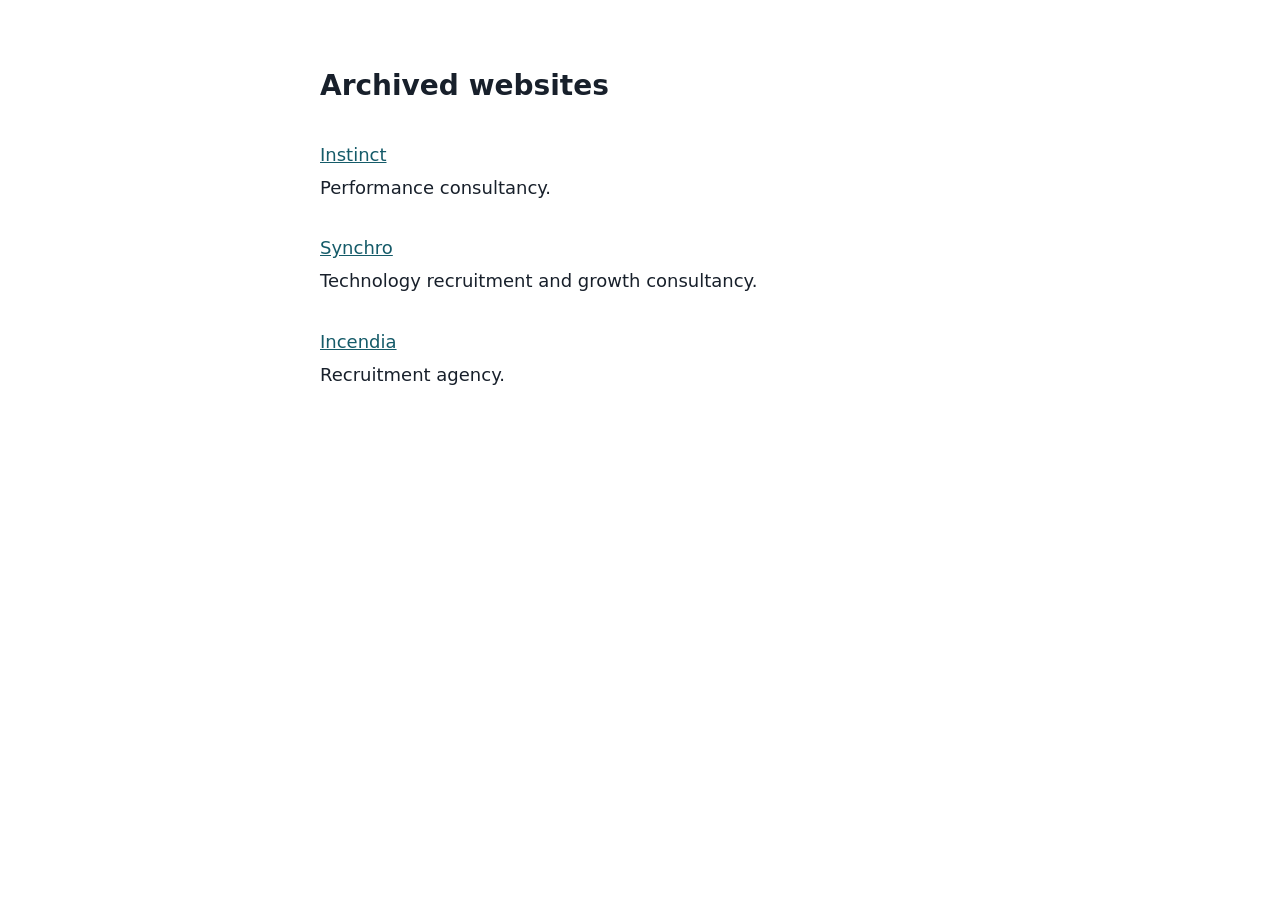
<file: index.html>
<!doctype html>
<html lang="en"><head><meta charset="utf-8"><meta name="viewport" content="width=device-width,initial-scale=1"><title>Archived websites</title><style>body{font:18px/1.6 system-ui,sans-serif;max-width:640px;margin:64px auto;padding:0 24px;color:#18202b}h1{font-size:28px}section{margin:32px 0}a{color:#155b69}p{margin:4px 0}</style></head><body><main><h1>Archived websites</h1><section><a href="instinct/">Instinct</a><p>Performance consultancy.</p></section><section><a href="synchro/">Synchro</a><p>Technology recruitment and growth consultancy.</p></section><section><a href="incendia/">Incendia</a><p>Recruitment agency.</p></section></main></body></html>
</file>
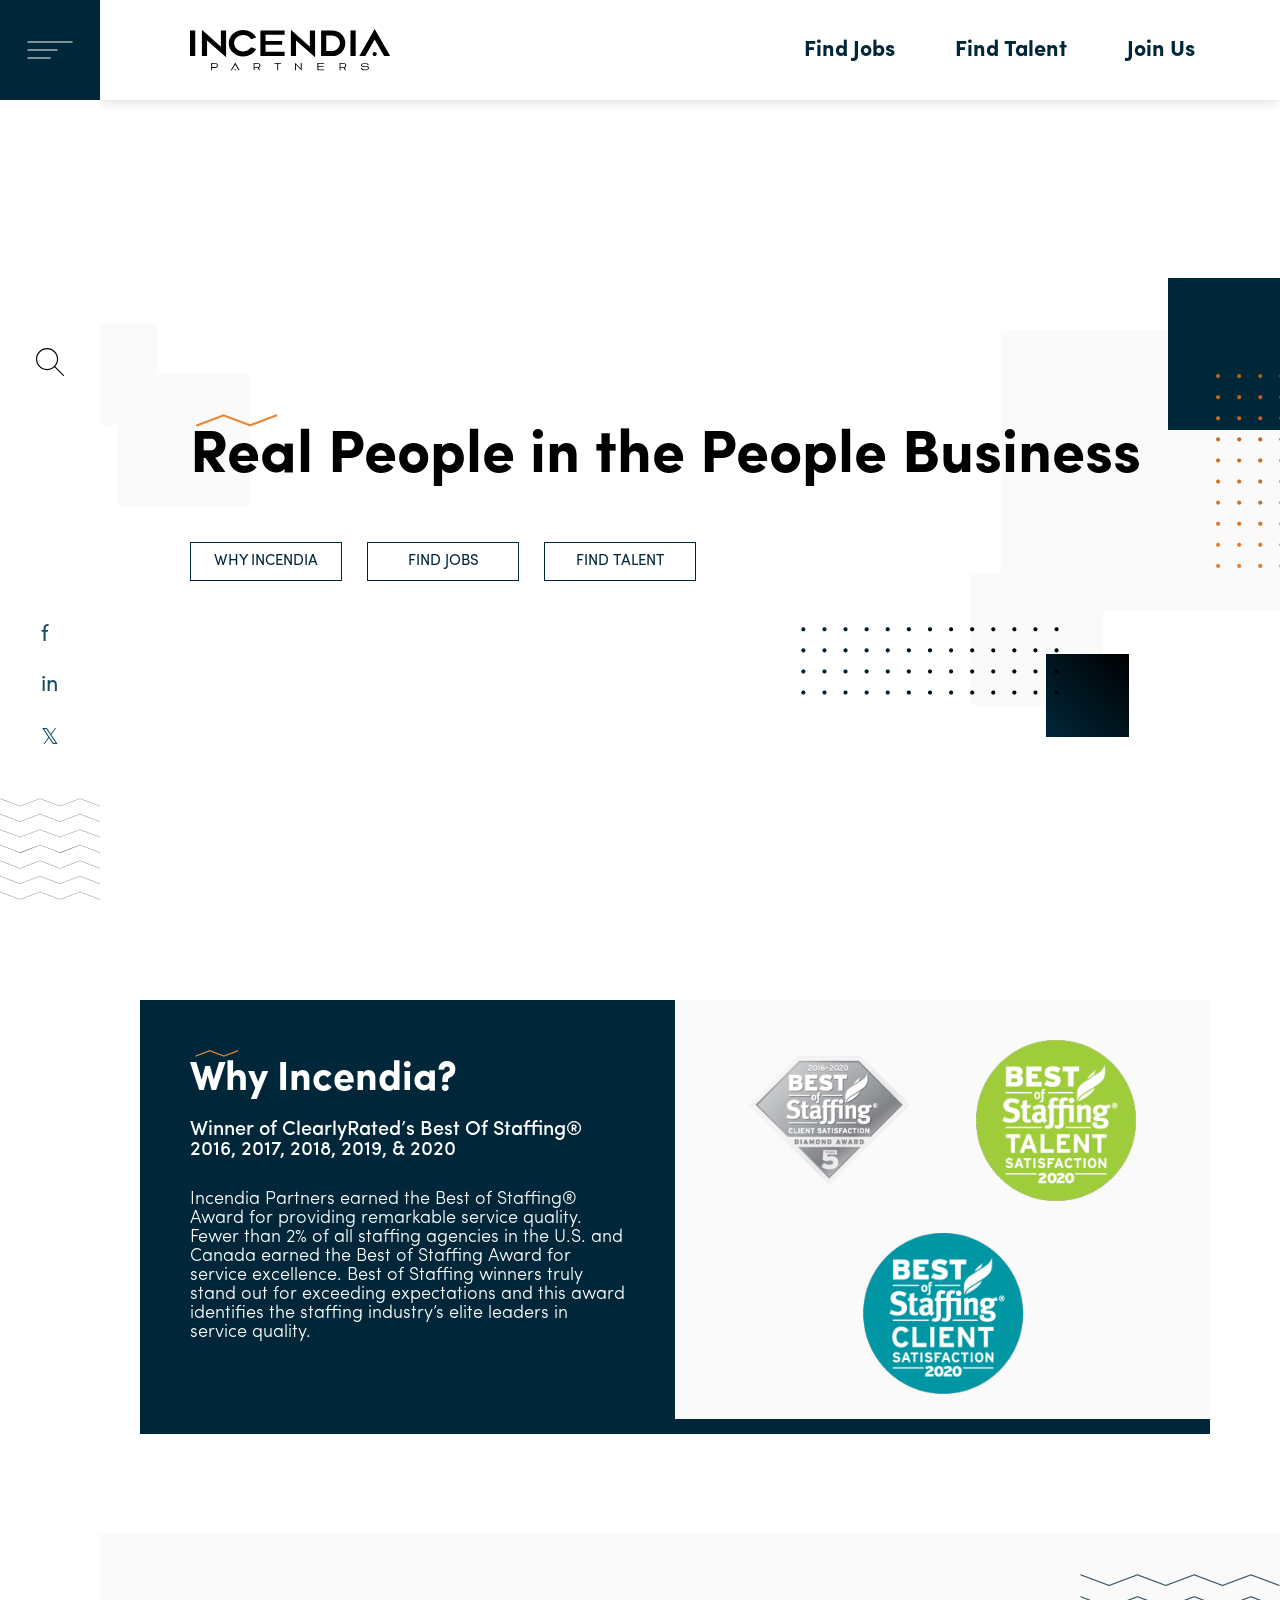
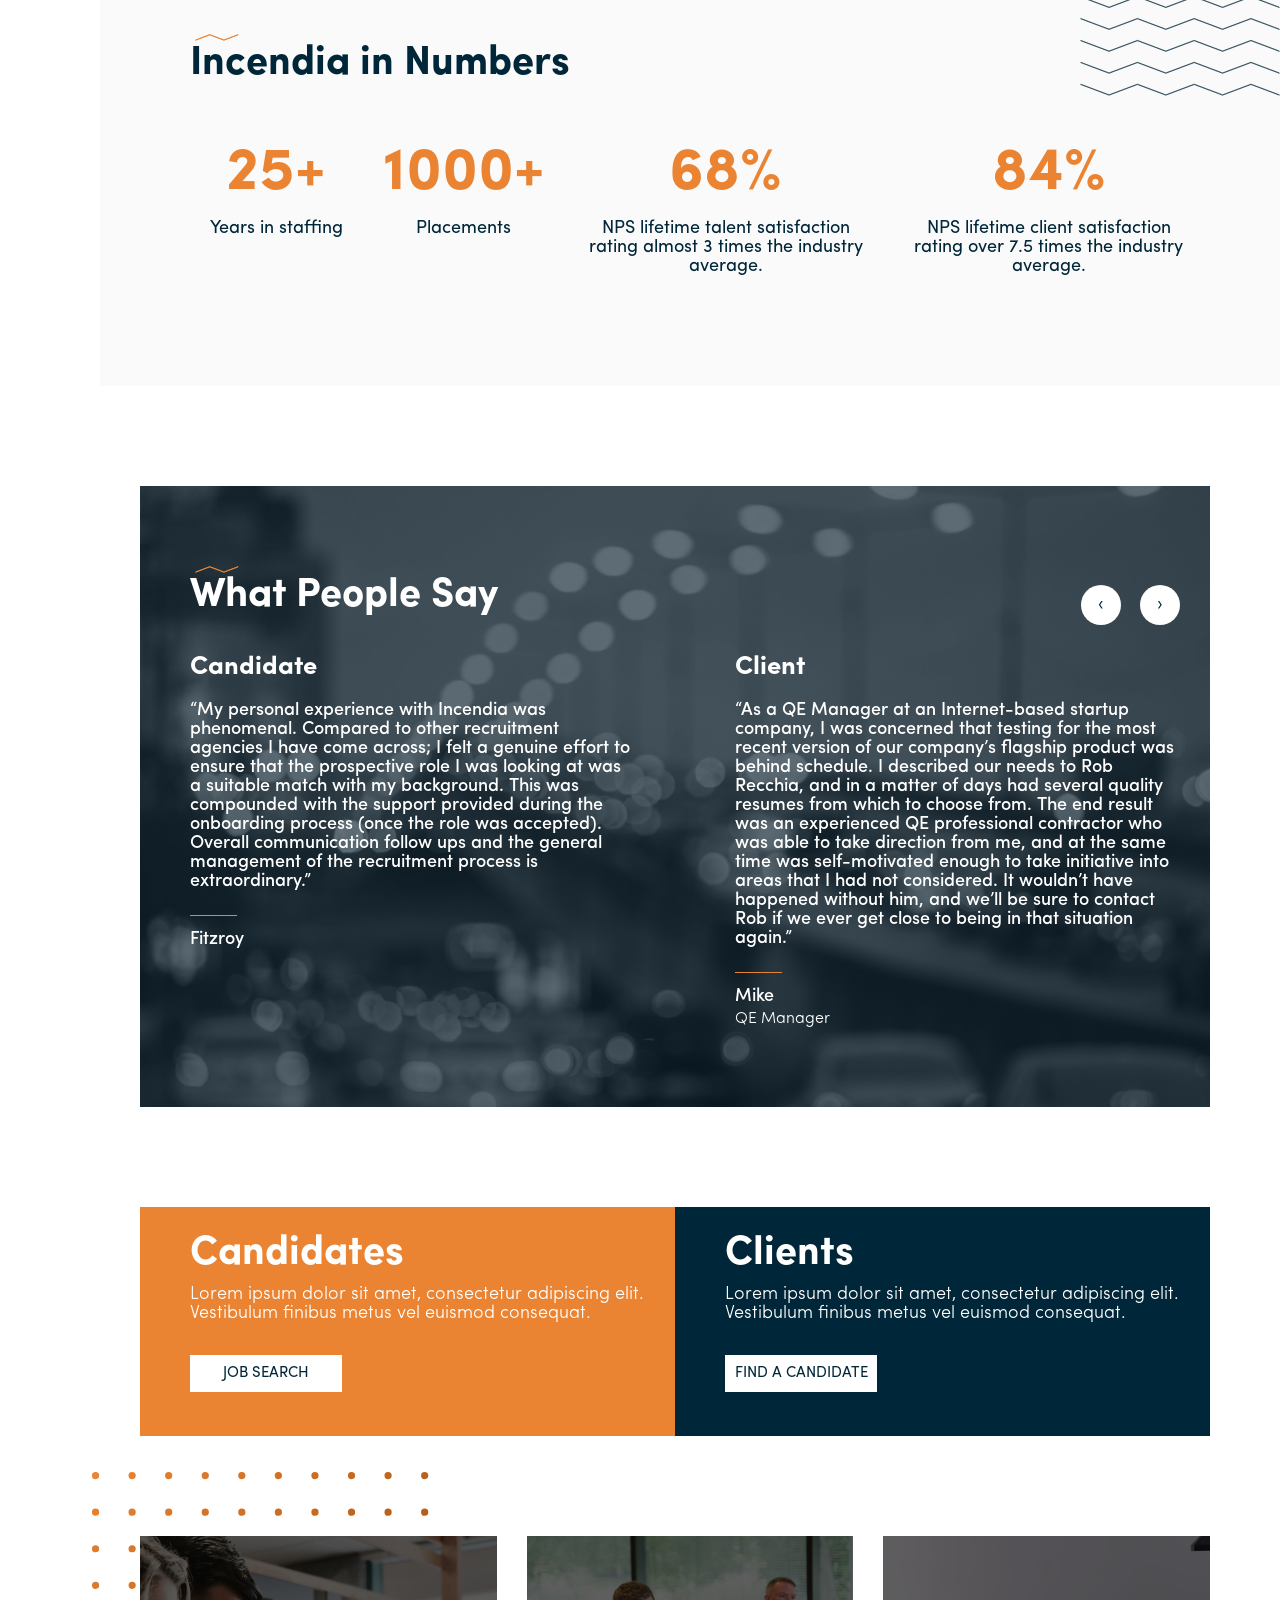
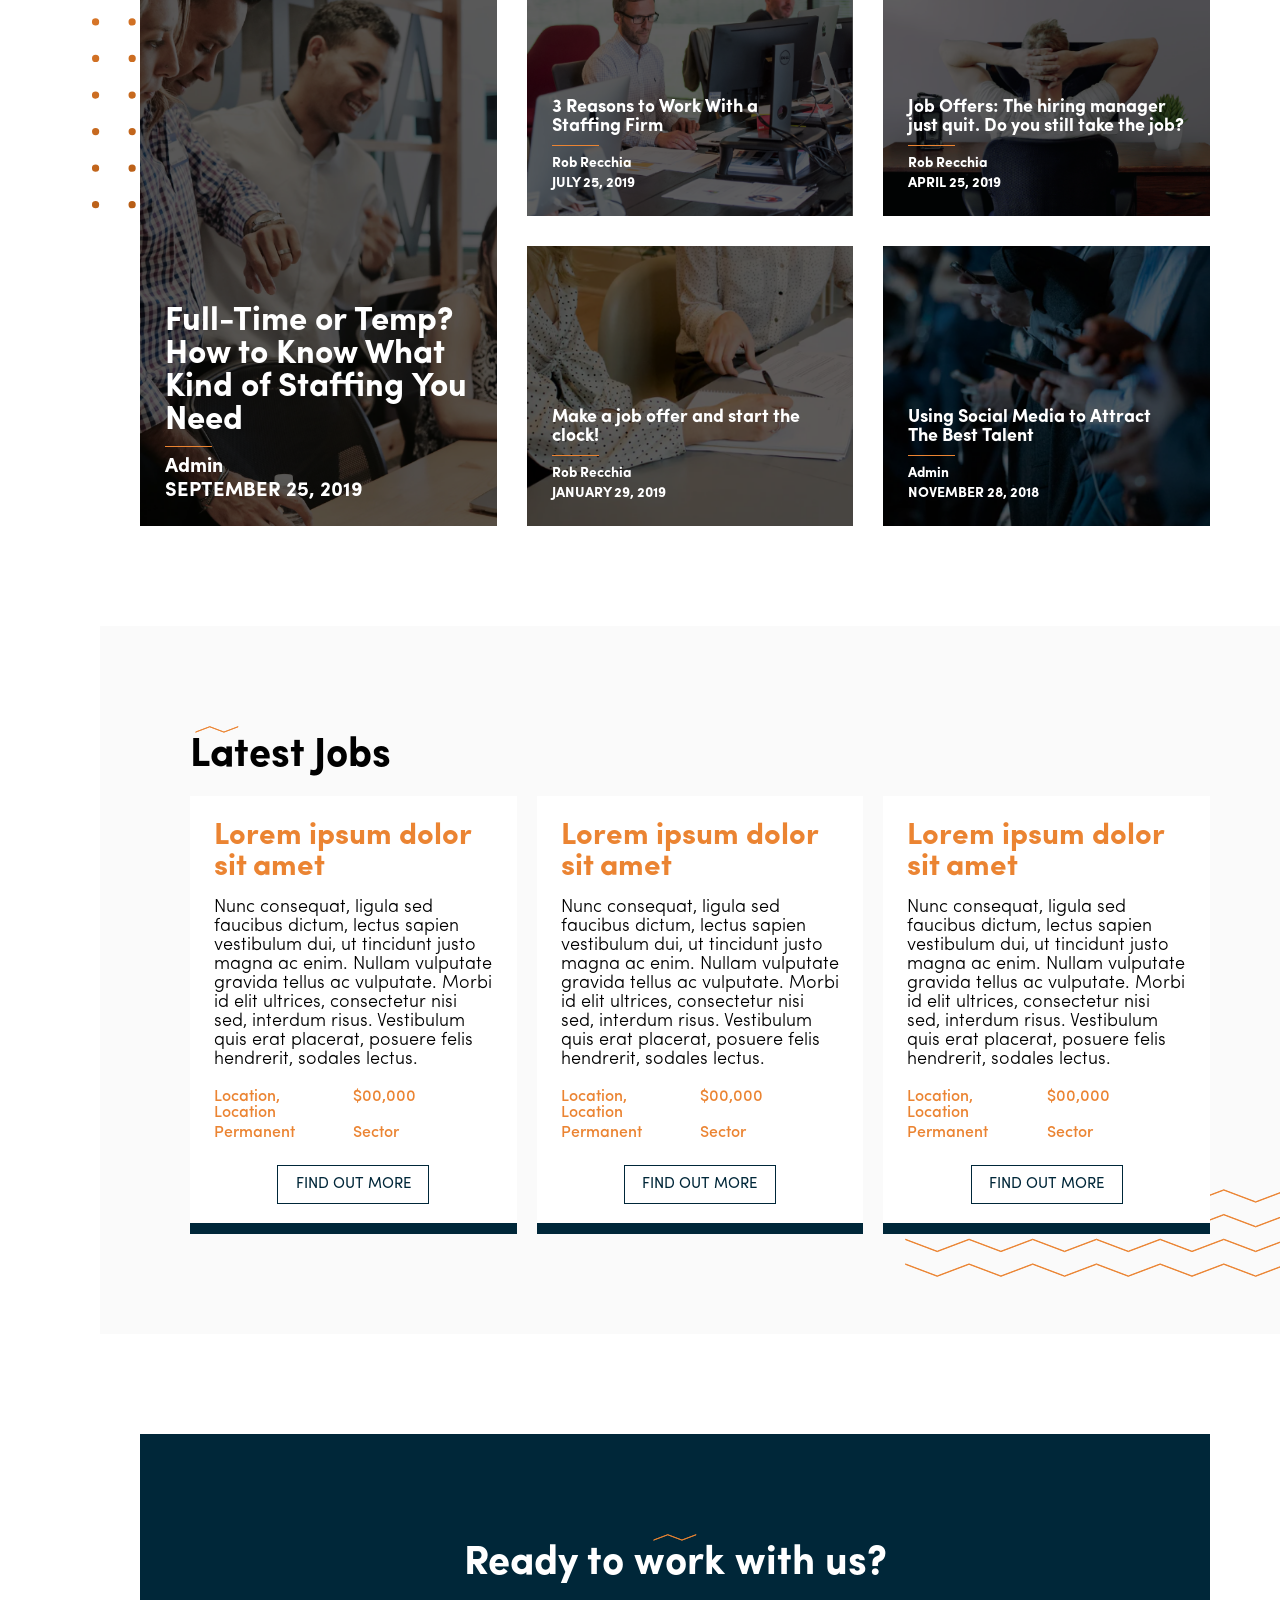
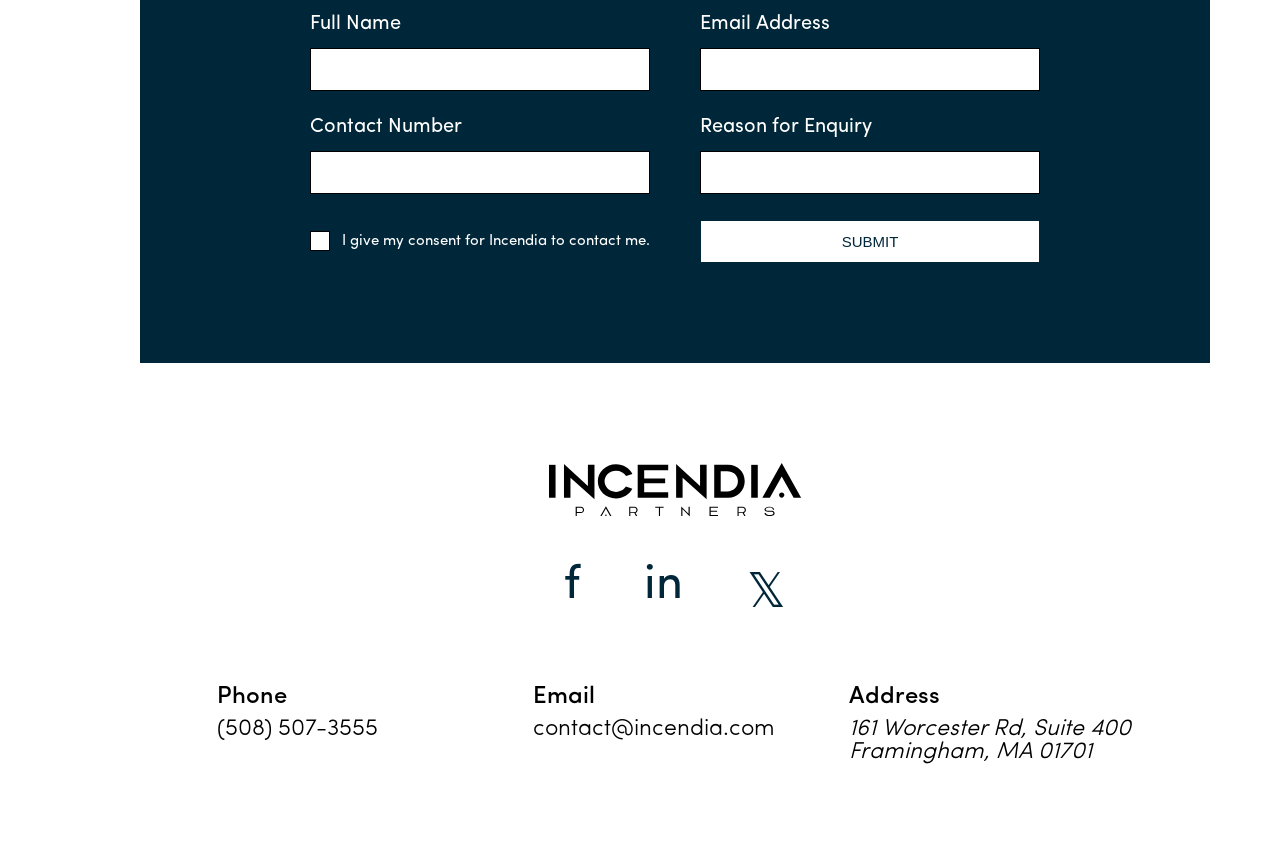
<file: incendia/index.html>
<!DOCTYPE html>
<html>
<head>
<meta http-equiv="Content-Security-Policy" content="default-src 'self' data:; script-src 'self'; style-src 'self' 'unsafe-inline'; img-src 'self' data:; font-src 'self' data:; connect-src 'none'; form-action 'none'; base-uri 'self'; object-src 'none'">
<link rel="stylesheet" href="css/archive.css">
    <meta http-equiv="content-type" content="text/html; charset=utf-8"/>
    <meta name="viewport"
          content="width=device-width, user-scalable=no, initial-scale=1.0, maximum-scale=1.0, minimum-scale=1.0">
    <title>Incendia</title>
    
    <link href="css/slick.css" type="text/css" rel="stylesheet"/>
    <link href="css/style.css" type="text/css" rel="stylesheet"/>

</head>
<body>
<div id="site">
    <div class="sliding-strip">
        <div class="ss__hamburger hamburger">
            <div class="hamburger__layers">
                <span></span>
                <span></span>
                <span></span>
            </div>
        </div>
        <div class="ss__search">
            <img src="images/search.svg" alt="search">
        </div>
        <ul class="ss__socials">
            <li><a aria-disabled="true" title="Archived example — destination unavailable"><span aria-hidden="true">f</span></a></li>
            <li><a aria-disabled="true" title="Archived example — destination unavailable"><span aria-hidden="true">in</span></a></li>
            <li><a aria-disabled="true" title="Archived example — destination unavailable"><span aria-hidden="true">𝕏</span></a></li>
        </ul>
        <img src="images/pattern_2.svg" alt="" class="ss__pattern">
    </div>
    <header class="header">
       <div class="container">
           <div class="header__cont cont">
               <a href="#home" class="header__logo">
                   <img src="images/incendia-logo.svg" alt="logo">
               </a>
               <nav class="header__nav">
                   <ul class="header__menu">
                       <li><a href="#jobs">Find Jobs</a></li>
                       <li><a href="#recruitment">Find Talent</a></li>
                       <li><a href="#contact">Join Us</a></li>

                   </ul>
               </nav>
           </div>
       </div>
    </header>
    <section class="first" id="home">
        <div class="container">
            <div class="first__cont cont">
                <div class="first__title-block">
                    <h1 class="first__title title_bigger title">
                        Real People in the People
                        Business
                    </h1>
                    <ul class="first__btns">
                        <li><a href="#about" class="btn">WHY INCENDIA</a></li>
                        <li><a href="#jobs" class="btn">FIND JOBS</a></li>
                        <li><a href="#recruitment" class="btn">FIND TALENT</a></li>
                    </ul>
                </div>
            </div>
        </div>
    </section>
    <section class="section-double" id="about">
        <div class="container">
               <ul class="sd__parts">
                   <li class="sd__left">
                       <h3 class="title sd__title">Why Incendia?</h3>
                       <h4 class="sd__subtitle">Winner of ClearlyRated’s Best Of Staffing®
                           2016, 2017, 2018, 2019, & 2020</h4>
                       <p class="sd__descr descr">Incendia Partners earned the Best of Staffing® Award for providing remarkable service quality. Fewer than 2% of all staffing agencies in the U.S. and Canada earned the Best of Staffing Award for service excellence. Best of Staffing winners truly stand out for exceeding expectations and this award identifies the staffing industry’s elite leaders in service quality.</p>
                   </li>
                   <li class="sd__right">
                       <ul class="sd__list">
                           <li><img src="images/award_1.png" alt=""></li>
                           <li><img src="images/award_2.png" alt=""></li>
                           <li><img src="images/award_3.png" alt=""></li>
                       </ul>
                   </li>
               </ul>
        </div>
    </section>
    <section class="section-numbers">
        <img src="images/pattern_3.svg" alt="pattern_3" class="sn__pattern">
        <div class="container">
            <div class="sn__cont cont">
                <div class="sn__title title">
                    Incendia in Numbers
                </div>
                <ul class="sn__list">
                    <li>
                        <div class="sn__number">25+</div>
                        <div class="sn__descr descr">Years in staffing</div>
                    </li>
                    <li>
                        <div class="sn__number">1000+</div>
                        <div class="sn__descr descr">Placements</div>
                    </li>
                    <li>
                        <div class="sn__number">68%</div>
                        <div class="sn__descr descr">NPS lifetime talent satisfaction rating almost 3 times the industry average.</div>
                    </li>
                    <li>
                        <div class="sn__number">84%</div>
                        <div class="sn__descr descr">NPS lifetime client satisfaction rating over 7.5 times the industry average.</div>
                    </li>
                </ul>
            </div>
        </div>
    </section>
    <section class="section-slider">
        <div class="container ">
            <div class="ssl__cont cont">
                <div class="ssl__title title">What People Say </div>
              <div class="ssl__slider-wrapper">
                  <div class="ssl__slider">
                      <div class="slide">
                          <div class="slide__title">Candidate</div>
                          <p class="slide__descr descr">“My personal experience with Incendia was phenomenal. Compared to other recruitment agencies I have come across; I felt a genuine effort to ensure that the prospective role I was looking at was a suitable match with my background. This was compounded with the support provided during the onboarding process (once the role was accepted). Overall communication follow ups and the general management of the recruitment process is extraordinary.”</p>
                          <div class="slide__author descr">Fitzroy </div>
                      </div>
                      <div class="slide">
                          <div class="slide__title">Client</div>
                          <p class="slide__descr descr">“As a QE Manager at an Internet-based startup company, I was concerned that testing for the most recent version of our company’s flagship product was behind schedule. I described our needs to Rob Recchia, and in a matter of days had several quality resumes from which to choose from. The end result was an experienced QE professional contractor who was able to take direction from me, and at the same time was self-motivated enough to take initiative into   areas that I had not considered. It wouldn’t have happened without him, and we’ll be sure to contact Rob if we ever get close to being in that situation again.”</p>
                          <div class="slide__author descr">Mike<span>QE Manager</span></div>
                      </div>
                      <div class="slide">
                          <div class="slide__title">Candidate</div>
                          <p class="slide__descr descr">“My personal experience with Incendia was phenomenal. Compared to other recruitment agencies I have come across; I felt a genuine effort to ensure that the prospective role I was looking at was a suitable match with my background. This was compounded with the support provided during the onboarding process (once the role was accepted). Overall communication follow ups and the general management of the recruitment process is extraordinary.”</p>
                          <div class="slide__author descr">Fitzroy </div>
                      </div>
                      <div class="slide">
                          <div class="slide__title">Client</div>
                          <p class="slide__descr descr">“As a QE Manager at an Internet-based startup company, I was concerned that testing for the most recent version of our company’s flagship product was behind schedule. I described our needs to Rob Recchia, and in a matter of days had several quality resumes from which to choose from. The end result was an experienced QE professional contractor who was able to take direction from me, and at the same time was self-motivated enough to take initiative into   areas that I had not considered. It wouldn’t have happened without him, and we’ll be sure to contact Rob if we ever get close to being in that situation again.”</p>
                          <div class="slide__author descr">Mike<span>QE Manager</span></div>
                      </div>
                  </div>
                  <div class="ssl__controls controls">
                      <div class="arrow arrow_left"><span aria-hidden="true">‹</span></div>
                      <div class="arrow arrow_right"><span aria-hidden="true">›</span></div>
                  </div>
              </div>
            </div>
        </div>
    </section>
    <section class="section-double-2" id="recruitment">
        <div class="container">
            <ul class="sd__parts">
                <li class="sd-2__left">
                   <div class="sd-2__cont cont">
                       <h3 class="title sd-2__title">Candidates</h3>
                       <p class="sd__descr sd-2__descr descr">Lorem ipsum dolor sit amet, consectetur adipiscing elit. Vestibulum finibus metus vel euismod consequat.</p>
                       <a href="#jobs" class="sd-2_btn btn">JOB SEARCH</a>
                   </div>
                </li>
                <li class="sd-2__right ">
                    <div class="sd-2__cont cont">
                        <h3 class="title sd-2__title">Clients</h3>
                        <p class="sd__descr sd-2__descr descr">Lorem ipsum dolor sit amet, consectetur adipiscing elit. Vestibulum finibus metus vel euismod consequat.</p>
                        <a href="#contact" class="sd-2_btn btn">FIND A CANDIDATE</a>
                    </div>
                </li>
            </ul>
        </div>
    </section>
    <section class="section-tiles" id="insights">
        <div class="container">
            <div class="st__blogs">
                <a class="blog-card blog-card_first" style="background-image: url(images/bc-1.png);" aria-disabled="true" title="Archived example — destination unavailable">
                    <div class="blog-card__text-block">
                        <div class="blog-card__title descr">Full-Time or Temp?<br>
                            How to Know What Kind of Staffing
                            You Need</div>
                        <div class="blog-card__author">
                            Admin
                        </div>
                        <div class="blog-card__date">
                            SEPTEMBER 25, 2019
                        </div>
                    </div>
                </a>
                <a class="blog-card" style="background-image: url(images/bc-2.png);" aria-disabled="true" title="Archived example — destination unavailable">
                    <div class="blog-card__text-block">
                        <div class="blog-card__title descr">3 Reasons to Work With a
                            Staffing Firm</div>
                        <div class="blog-card__author">
                            Rob Recchia
                        </div>
                        <div class="blog-card__date">
                            JULY 25, 2019
                        </div>
                    </div>
                </a>
                <a class="blog-card" style="background-image: url(images/bc-3.png);" aria-disabled="true" title="Archived example — destination unavailable">
                    <div class="blog-card__text-block">
                        <div class="blog-card__title descr">Job Offers: The hiring manager
                            just quit. Do you still take the
                            job?</div>
                        <div class="blog-card__author">
                            Rob Recchia
                        </div>
                        <div class="blog-card__date">
                            APRIL 25, 2019
                        </div>
                    </div>
                </a>
                <a class="blog-card" style="background-image: url(images/bc-4.png);" aria-disabled="true" title="Archived example — destination unavailable">
                    <div class="blog-card__text-block">
                        <div class="blog-card__title descr">Make a job offer and start the
                            clock!</div>
                        <div class="blog-card__author">
                            Rob Recchia
                        </div>
                        <div class="blog-card__date">
                            JANUARY 29, 2019
                        </div>
                    </div>
                </a>
                <a class="blog-card" style="background-image: url(images/bc-5.png);" aria-disabled="true" title="Archived example — destination unavailable">
                    <div class="blog-card__text-block">
                        <div class="blog-card__title descr">Using Social Media to Attract
                            The Best Talent</div>
                        <div class="blog-card__author">
                            Admin
                        </div>
                        <div class="blog-card__date">
                            NOVEMBER 28, 2018
                        </div>
                    </div>
                </a>

            </div>

        </div>
    </section>
    <section class="section-list" id="jobs">
        <div class="container">
            <div class="sl__cont cont">
                <div class="sl__title title">Latest Jobs</div>
                <ul class="job-card__list">
                    <li class="job-card">
                        <div class="job-card__title">Lorem ipsum dolor
                            sit amet</div>
                        <div class="job-card__descr descr">Nunc consequat, ligula sed faucibus dictum, lectus sapien vestibulum dui, ut tincidunt justo magna ac enim. Nullam vulputate gravida tellus ac vulputate. Morbi id elit ultrices, consectetur nisi sed, interdum risus. Vestibulum quis erat placerat, posuere felis hendrerit, sodales lectus.</div>
                        <ul class="job-card__details">
                            <li>Location, Location</li>
                            <li>$00,000</li>
                            <li>Permanent</li>
                            <li>Sector</li>
                        </ul>
                        <a class="job-card__link btn" aria-disabled="true" title="Archived example — destination unavailable">FIND OUT MORE</a>
                    </li>
                    <li class="job-card">
                        <div class="job-card__title">Lorem ipsum dolor
                            sit amet</div>
                        <div class="job-card__descr descr">Nunc consequat, ligula sed faucibus dictum, lectus sapien vestibulum dui, ut tincidunt justo magna ac enim. Nullam vulputate gravida tellus ac vulputate. Morbi id elit ultrices, consectetur nisi sed, interdum risus. Vestibulum quis erat placerat, posuere felis hendrerit, sodales lectus.</div>
                        <ul class="job-card__details">
                            <li>Location, Location</li>
                            <li>$00,000</li>
                            <li>Permanent</li>
                            <li>Sector</li>
                        </ul>
                        <a class="job-card__link btn" aria-disabled="true" title="Archived example — destination unavailable">FIND OUT MORE</a>
                    </li>
                    <li class="job-card">
                        <div class="job-card__title">Lorem ipsum dolor
                            sit amet</div>
                        <div class="job-card__descr descr">Nunc consequat, ligula sed faucibus dictum, lectus sapien vestibulum dui, ut tincidunt justo magna ac enim. Nullam vulputate gravida tellus ac vulputate. Morbi id elit ultrices, consectetur nisi sed, interdum risus. Vestibulum quis erat placerat, posuere felis hendrerit, sodales lectus.</div>
                        <ul class="job-card__details">
                            <li>Location, Location</li>
                            <li>$00,000</li>
                            <li>Permanent</li>
                            <li>Sector</li>
                        </ul>
                        <a class="job-card__link btn" aria-disabled="true" title="Archived example — destination unavailable">FIND OUT MORE</a>
                    </li>

                </ul>
            </div>
        </div>
    </section>
    <section class="section-form" id="contact">
        <div class="container">
            <div class="sf__cont">
                <div class="sf__title title">
                    Ready to work with us?
                </div>
                <form class="sf__form" aria-label="Archived form — submissions disabled">
                    <label class="label-input">
                        Full Name
                        <input type="text" name="fullname">
                    </label>
                    <label class="label-input">
                        Email Address
                        <input type="text" name="email">
                    </label>
                    <label class="label-input">
                        Contact Number
                        <input type="text" name="phone">
                    </label>
                    <label class="label-input">
                        Reason for Enquiry
                        <input type="text" name="reason">
                    </label>
                    <label class="checked__label">
                        <input type="checkbox" class="check"  name="check" >
                        <span class="checkmark"></span>
                        <div class="name">I give my consent for Incendia to contact me.</div>
                    </label>
                    <button class="btn" type="submit">SUBMIT</button>
                </form>
            </div>
        </div>
    </section>
    <footer class="footer">
        <div class="container">
            <div class="footer__cont">
                <div class="footer__logo">
                    <img src="images/incendia-logo.svg" alt="incendia-logo" >
                </div>
                <ul class="footer__socials">
                    <li><a aria-disabled="true" title="Archived example — destination unavailable"><span aria-hidden="true">f</span></a></li>
                    <li><a aria-disabled="true" title="Archived example — destination unavailable"><span aria-hidden="true">in</span></a></li>
                    <li><a aria-disabled="true" title="Archived example — destination unavailable"><span aria-hidden="true">𝕏</span></a></li>
                </ul>
                <ul class="footer__contacts">
                    <li>
                        <div class="footer__title">Phone</div>
                        <a class="footer__descr" aria-disabled="true" title="Archived example — destination unavailable">(508) 507-3555</a>
                    </li>
                    <li>
                        <div class="footer__title">Email</div>
                        <a class="footer__descr" aria-disabled="true" title="Archived example — destination unavailable">contact@incendia.com</a>
                    </li>
                    <li>
                        <div class="footer__title">Address</div>
                        <address class="footer__descr">161 Worcester Rd, Suite 400
                            Framingham, MA 01701</address>
                    </li>
                </ul>
            </div>
        </div>
    </footer>
</div>
<script src="js/jquery-3.5.1.min.js"></script>

<script src="js/slick.min.js"></script>
<script src="js/main.js"></script>

<script src="js/archive.js"></script>
</body>
</html>
</file>
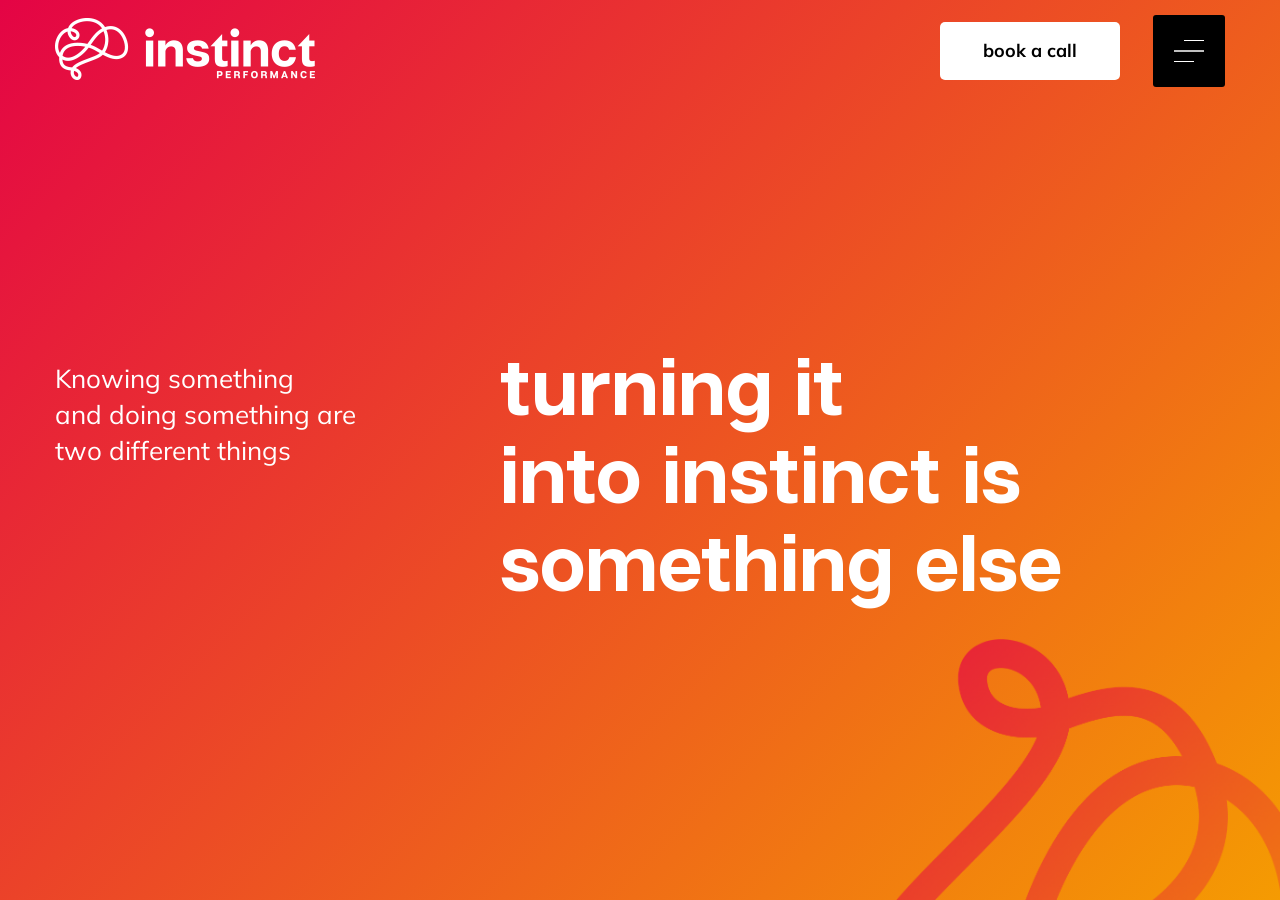
<file: instinct/index.html>
<!DOCTYPE html>
<html>
<head>
<meta http-equiv="Content-Security-Policy" content="default-src 'self' data:; script-src 'self'; style-src 'self' 'unsafe-inline'; img-src 'self' data:; font-src 'self' data:; connect-src 'none'; form-action 'none'; base-uri 'self'; object-src 'none'">
    <meta http-equiv="content-type" content="text/html; charset=utf-8" />
    <meta name="viewport" content="width=device-width, initial-scale=1.0"/>
    <title>Instinct</title>
    <link rel="stylesheet" href="css/mulish.css">
    <link href="css/pageable.min.css" type="text/css" rel="stylesheet" />
    <link href="css/aos.css" type="text/css" rel="stylesheet" />
    <link href="css/style.css" type="text/css" rel="stylesheet" />
    <script src="js/jquery-3.5.1.min.js"></script>
    <script src="js/pageable.min.js"></script>
    <script src="js/aos.js"></script>
    <script src="js/slick.min.js"></script>
<script src="js/main.js"></script>
    
</head>
<body>

	<div id="site">
        <div class="mobil-menu-block">
            <div class="fixed">
                <ul class="mob-menu">
                    <li class="active"><a href="#section_1">home</a></li>
                    <li><a href="#section_2">about us</a></li>
                    <li><a href="#section_3">products</a></li>
                    <li><a href="#section_4">expertise</a></li>
                    <li><a aria-disabled="true" title="Archived example — destination unavailable">meet the team</a></li>
                    <li><a aria-disabled="true" title="Archived example — destination unavailable">media hub</a></li>
                    <li><a aria-disabled="true" title="Archived example — destination unavailable">success stories</a></li>
                    <li><a href="#section_5">contact</a></li>
                </ul>
            </div>
            <span class="pattern_1"><img src="images/pattern_1.png" height="561" width="825" alt=""/></span>
        </div>
        <header class="header">
            <div class="fixed">
                <div class="top-line">
                    <a class="logo" href="#section_1"><img src="images/logo.png" height="62" width="260" alt=""/></a>
                    <ul id="myMenu" class="menu">
                        <li><a href="#section_2">about us</a></li>
                        <li><a href="#section_3">products</a></li>
                        <li><a href="#section_4">expertise</a></li>
                        <li><a aria-disabled="true" title="Archived example — destination unavailable">meet the team</a></li>
                        <li><a aria-disabled="true" title="Archived example — destination unavailable">media hub</a></li>
                        <li><a aria-disabled="true" title="Archived example — destination unavailable">success stories</a></li>
                        <li><a href="#section_5">contact</a></li>
                    </ul>
                    <div class="tl-right">
                        <a class="btn" href="#section_5">book a call</a>
                        <div class="menu-icon">
                            <div>
                                <span></span>
                                <span></span>
                                <span></span>
                                <span></span>
                            </div>
                        </div>
                    </div>
                </div>
            </div>
        </header>
        <div id="pagepiling">
            <div id="section_1" class="section section_1" data-anchor="section_1">
                <div class="fixed">
                    <div class="sect_1-flex">
                        <div class="slogan"  data-aos="fade-right" data-aos-duration="1500">Knowing something <br> and doing something are <br>two different things </div>
                        <div class="slogan-text" data-aos="fade-left" data-aos-duration="1500" data-aos-delay="200">
                            turning it <br>
                            into instinct is <br>
                            something else
                        </div>
                    </div>
                </div>
                <span class="pattern_1"><img src="images/pattern_1.png" height="561" width="825" alt=""/></span>
            </div>
            <div id="section_2" class="section section_2" data-anchor="section_2">
                <div class="fixed">
                    <div class="about-block">
                        <h3 class="title" data-aos="fade-right" data-aos-duration="1500">about us</h3>
                        <div class="about-text" data-aos="fade-up" data-aos-duration="1500">
                            <p>If you understand the brain, you understand the person.</p>
                            <p>It’s a simple truth.</p>
                            <p>Built on proven neuroscientific and psychological principles.</p>
                            <p>We’re more than a performance consultancy.</p>
                        </div>
                    </div>
                </div>
                <span class="pattern_1"><img src="images/pattern_1.png" height="561" width="825" alt=""/></span>
                <span class="pattern_2" data-aos="fade-left" data-aos-duration="1500"><img src="images/pattern_2.png" height="888" width="651"/></span>
            </div>
            <div id="section_3" class="section section_3" data-anchor="section_3">
                <div class="fixed">
                    <div class="right-block">
                        <h3 class="title" data-aos="fade-right" data-aos-duration="1500">products</h3>
                        <ul class="product-list">
                            <li data-aos="fade-up" data-aos-duration="1500">
                                <h3>Training</h3>
                                Training delivery is based
                                on cutting-edge learning
                                methodologies and neuro-
                                scientific principles.
                            </li>
                            <li data-aos="fade-up" data-aos-duration="1500" data-aos-delay="100">
                                <h3>Coaching</h3>
                                Coaching bridges the gap between “knowing” and “capability”.
                            </li>
                            <li data-aos="fade-up" data-aos-duration="1500" data-aos-delay="200">
                                <h3>Organisational Development</h3>
                                Organisational development is about creating ecosystems where people and ideas thrive.
                            </li>
                        </ul>
                    </div>
                </div>
                <span class="pattern_1"><img src="images/pattern_1-2.png" height="561" width="825" alt=""/></span>
                <span class="pattern_3" data-aos="fade-right" data-aos-duration="1500"><img src="images/pattern_3.png" height="888" width="653" alt=""/></span>
            </div>
            <div id="section_4" class="section section_4" data-anchor="section_4">
                <div class="fixed">
                    <div class="right-block">
                        <h3 class="title" data-aos="fade-right" data-aos-duration="1500">expertise</h3>
                        <ul class="expert-list">
                            <li data-aos="fade-up" data-aos-duration="1500">
                                <h3>Sales & Recruitment</h3>
                                We want to change the perception of sales and recruitment.
                            </li>
                            <li data-aos="fade-up" data-aos-duration="1500" data-aos-delay="100">
                                <h3>Leadership & Management</h3>
                                Leaders and managers have the ability to make the biggest impact within our businesses.
                            </li>
                            <li data-aos="fade-up" data-aos-duration="1500" data-aos-delay="200">
                                <h3>Strategic Consulting</h3>
                                Sometimes it can be difficult to see the wood for the trees. That’s where having a fresh set of eyes come in handy.
                            </li>
                            <li data-aos="fade-up" data-aos-duration="1500" data-aos-delay="300">
                                <h3>Individual Coaching</h3>
                                If you want to push yourself to see just how far you can go, then individual coaching just might be for you.
                            </li>
                        </ul>
                    </div>
                </div>
                <span class="pattern_1"><img src="images/pattern_1.png" height="561" width="825" alt=""/></span>
                <span class="pattern_4" data-aos="fade-right" data-aos-duration="1500"><img src="images/pattern_4.png" height="888" width="653" alt=""/></span>
            </div>
            <div id="section_5" class="section section_5" data-anchor="section_5">
                <div class="fixed">
                    <div class="mar-left">
                        <h3 class="title" data-aos="fade-right" data-aos-duration="1500">stay <br> connected</h3>
                        <form class="connected-form" aria-label="Archived form — submissions disabled">
                            <p data-aos="fade-up" data-aos-duration="1500">Get in touch today to see how we can help you too!</p>
                            <div class="cf-row" data-aos="fade-right" data-aos-duration="1500">
                                <input class="cf-text-field" type="text" placeholder="Full Name"/>
                                <input class="cf-text-field" type="text" placeholder="Email Address"/>
                                <input class="cf-sub" type="submit" value="submit">
                            </div>
                        </form>
                        <div class="social-block">
                            <a data-aos="fade-up" data-aos-duration="1500" aria-disabled="true" title="Archived example — destination unavailable"><span class="icon-envelope"></span></a>
                            <a data-aos="fade-up" data-aos-duration="1500" data-aos-delay="200" aria-disabled="true" title="Archived example — destination unavailable"><span class="icon-linkedin"></span></a>
                            <a data-aos="fade-up" data-aos-duration="1500" data-aos-delay="300" aria-disabled="true" title="Archived example — destination unavailable"><span class="icon-twitter"></span></a>
                        </div>
                    </div>
                </div>
                <span class="pattern_1"><img src="images/pattern_1.png" height="561" width="825" alt=""/></span>
            </div>
        </div>
    </div>
			
	
<script src="js/archive.js"></script></body>
</html>
</file>
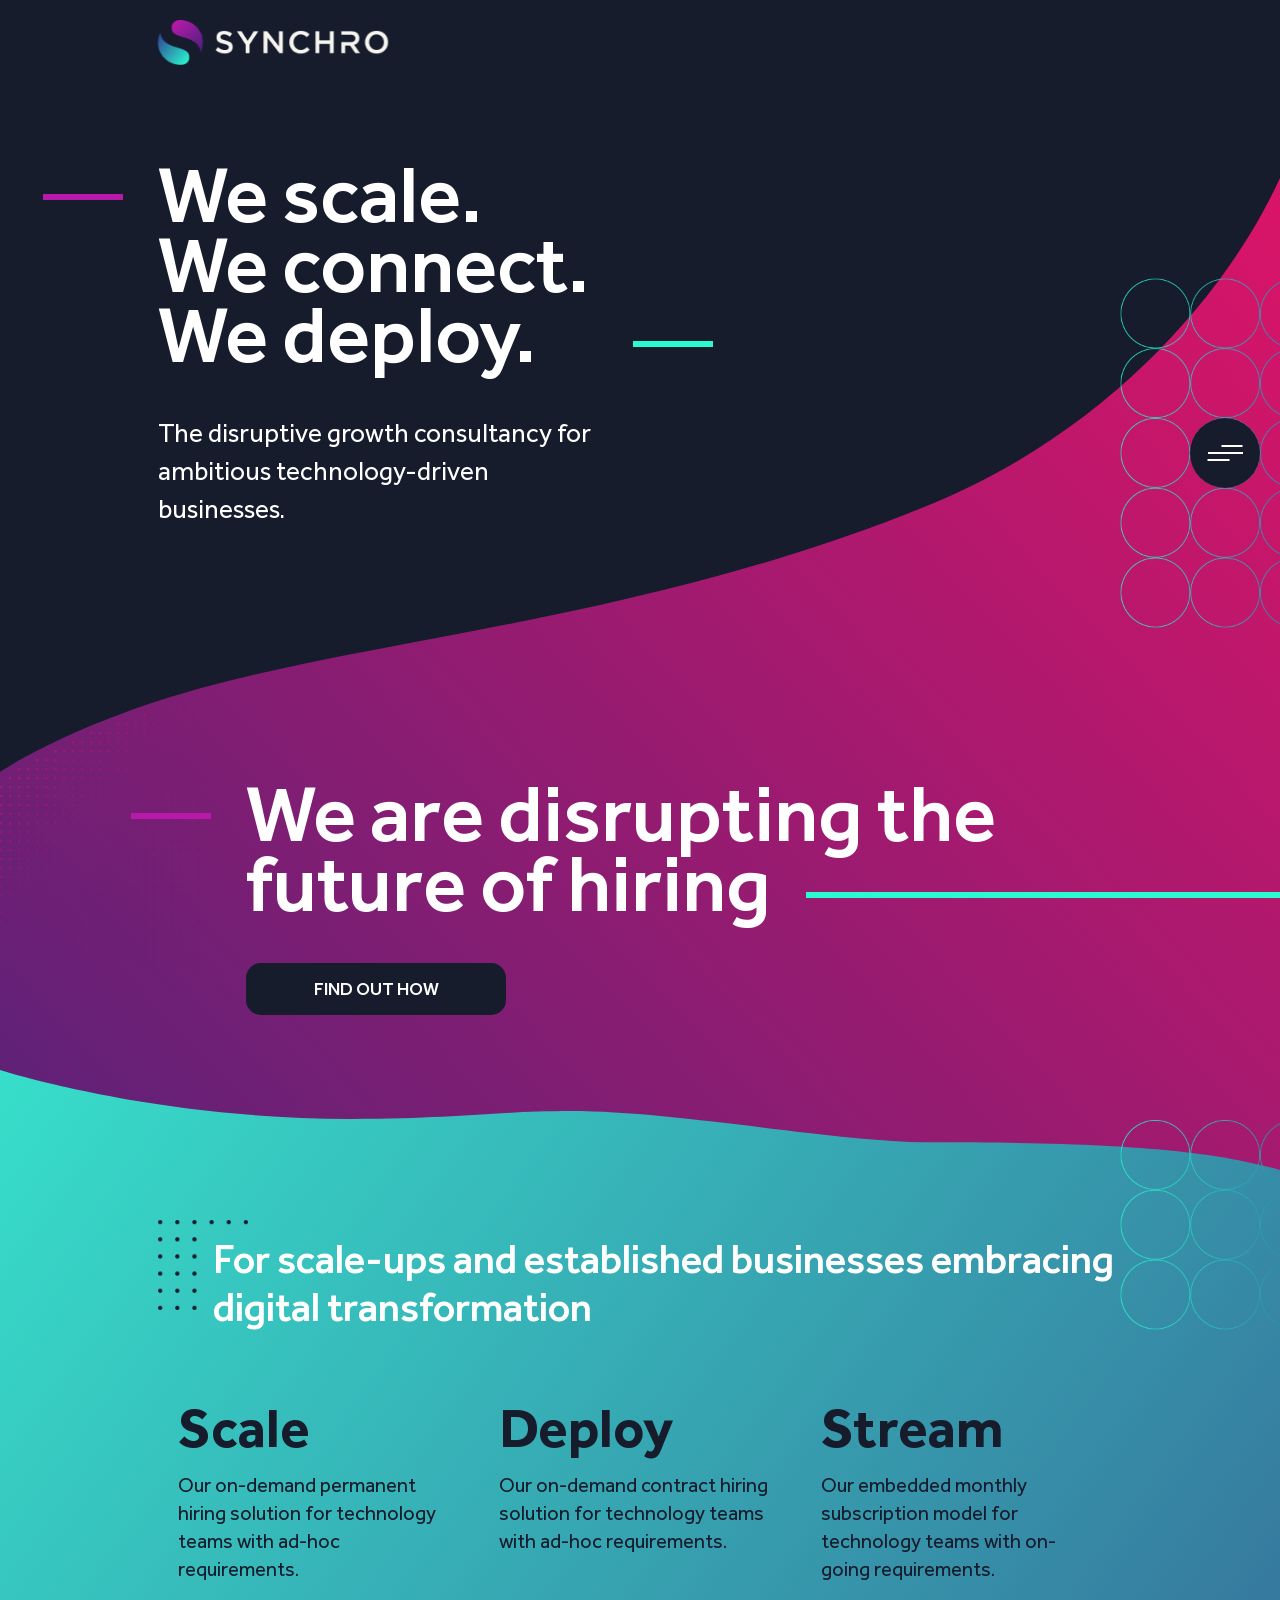
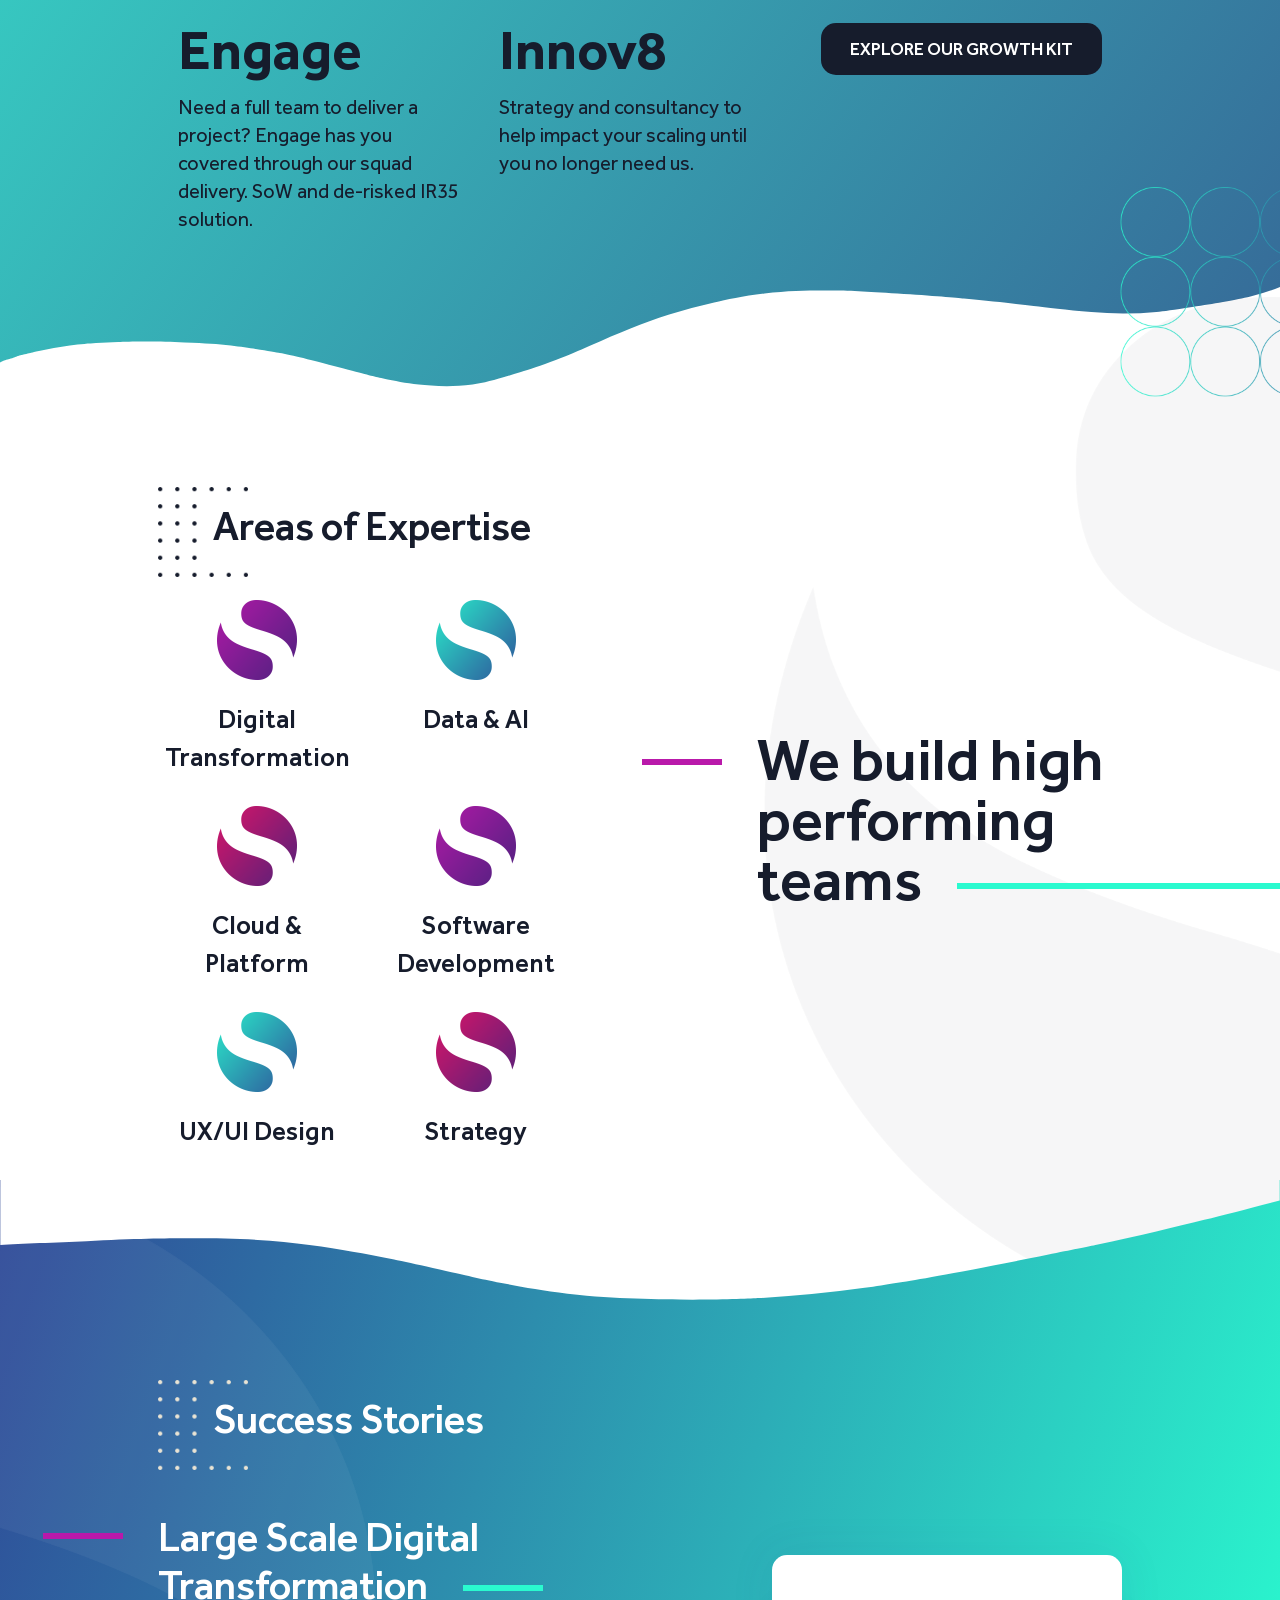
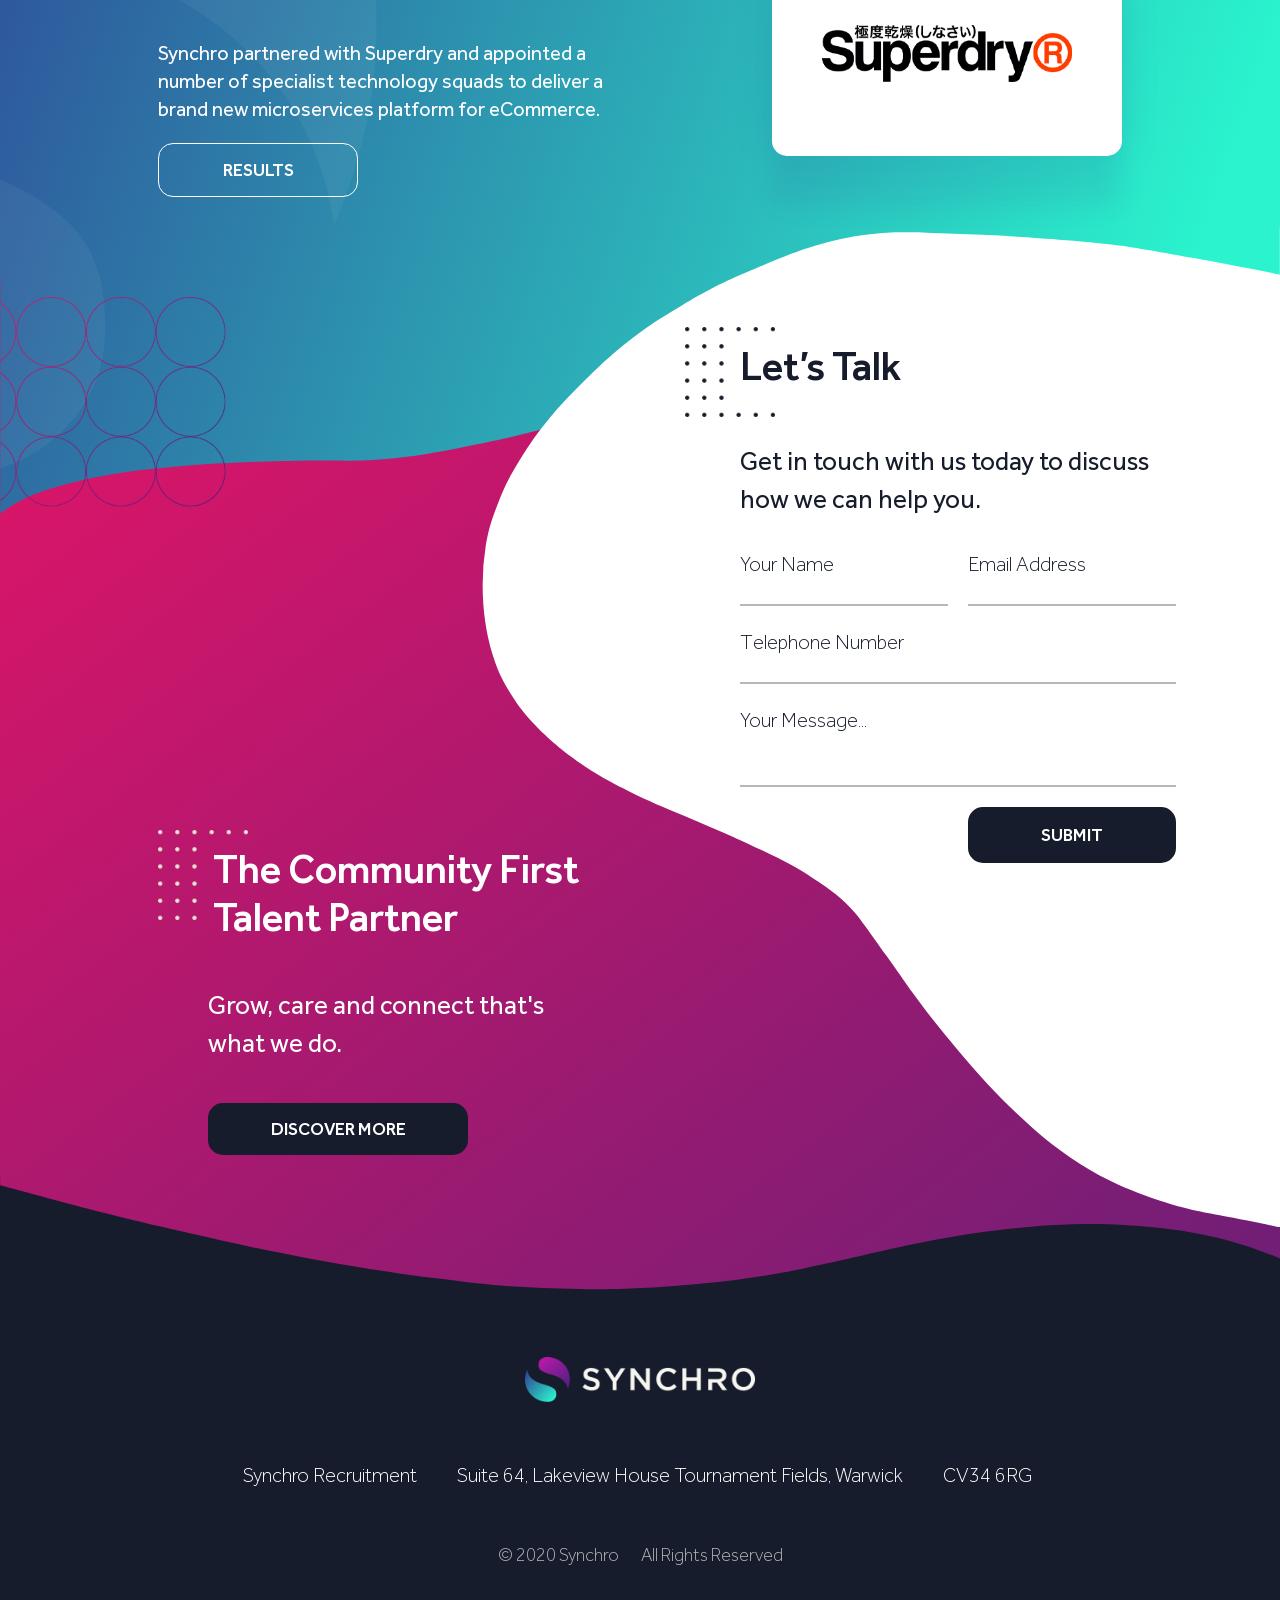
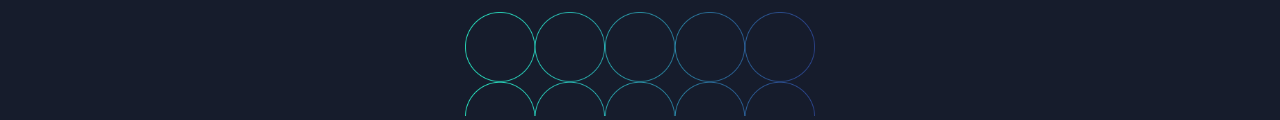
<file: synchro/index.html>
<!DOCTYPE html>
<html>
<head>
<meta http-equiv="Content-Security-Policy" content="default-src 'self' data:; script-src 'self'; style-src 'self' 'unsafe-inline'; img-src 'self' data:; font-src 'self' data:; connect-src 'none'; form-action 'none'; base-uri 'self'; object-src 'none'">
<link rel="stylesheet" href="css/archive.css">
    <meta http-equiv="content-type" content="text/html; charset=utf-8"/>
    <meta name="viewport"
          content="width=device-width, user-scalable=no, initial-scale=1.0, maximum-scale=1.0, minimum-scale=1.0">
    <title>Synchro</title>
    <link href="css/aos.css" type="text/css" rel="stylesheet"/>
    <link href="css/style.css" type="text/css" rel="stylesheet"/>

</head>
<body>
<div class="site">
    <header class="header" data-aos="fade-down">
        <div class="fixed">
            <div class="header__logo logo">
                <a href="#home">
                    <img src="images/logo-2.png" alt="">
                </a>
            </div>
        </div>
    </header>
    <div class="menu " id="menu">
        <div class="menu__main">
            <div class="fixed">
                <div class="menu__header header">
                    <div class="menu__logo logo">
                        <a href="#home"> <img src="images/logo-2.png" alt=""></a>
                    </div>
                </div>
                <div class="menu__row">
                    <div class="menu__main-nav-wrapper">
                        <nav class="menu__main-nav ">
                            <a href="#home" class="title-2 title-lines title-2_lines">Home</a>
                            <a href="#community" class="title-2 title-lines title-2_lines">Community</a>
                            <a class="title-2 title-lines title-2_lines" aria-disabled="true" title="Archived example — destination unavailable">Job Board</a>
                            <a href="#growth-kit" class="title-2 title-lines title-2_lines">The Growth Kit</a>
                            <a href="#expertise" class="title-2 title-lines title-2_lines">Areas of Expertise</a>
                            <a href="#success-stories" class="title-2 title-lines title-2_lines">Success Stories</a>
                        </nav>
                    </div>
                    <div class="menu__second-nav-wrapper">
                        <nav class="menu__second-nav subtitle">
                            <a href="#about">About Us</a>
                            <a href="#community">The Community First</a>
                            <a href="#contact"> Let’s Talk</a>
                        </nav>
                        <div class="menu__address descr">
                            Synchro Recruitment
                            Suite 64, Lakeview House
                            Tournament Fields, Warwick <br>
                            CV34 6RG
                        </div>
                    </div>
                </div>
            </div>
        </div>
        <div class="menu__footer menu-footer">
            <svg class="menu-footer bg">
                <defs>
                    <mask id="menu-footer__mask--mobile" x="0" y="0" width="100%" height="100%">
                        <rect width="100%" height="100%" fill="#fff"/>
                        <svg preserveAspectRatio="none" viewBox="0 3 1920 254" height="120" width="100%">
                            <path d="M.18,20.5c11.61,4.44,28.94,11,50,19,48.08,18.18,72.87,27.61,99,37,46.53,16.73,81.07,28,121,41,40.33,13.15,68.69,22.39,108,34,27.74,8.19,71.11,20.94,129,35,62.92,15.28,114.4,25.18,147,31,44.79,8,72.28,12.92,112,17a1153.9,1153.9,0,0,0,128,6c14.48-.13,58.84-.79,117-7,39.06-4.17,97.72-10.66,170-30,11.76-3.15,44.84-13.43,111-34,67.71-21.05,64.16-20.4,80-25,31.45-9.13,91-26.18,165-35,38.15-4.55,90.43-10.5,159-4,33.16,3.14,84.16,8.35,146,32a494.71,494.71,0,0,1,78,38q.25-87.25.5-174.5L.18.5"/>
                        </svg>

                    </mask>
                    <mask id="menu-footer__mask--desktop" x="0" y="0" width="100%" height="100%">
                        <rect width="100%" height="100%" fill="#fff"/>
                        <svg preserveAspectRatio="none" viewBox="0 3 1920 247" height="247" width="100%">
                            <path d="M.18,20.5c11.61,4.44,28.94,11,50,19,48.08,18.18,72.87,27.61,99,37,46.53,16.73,81.07,28,121,41,40.33,13.15,68.69,22.39,108,34,27.74,8.19,71.11,20.94,129,35,62.92,15.28,114.4,25.18,147,31,44.79,8,72.28,12.92,112,17a1153.9,1153.9,0,0,0,128,6c14.48-.13,58.84-.79,117-7,39.06-4.17,97.72-10.66,170-30,11.76-3.15,44.84-13.43,111-34,67.71-21.05,64.16-20.4,80-25,31.45-9.13,91-26.18,165-35,38.15-4.55,90.43-10.5,159-4,33.16,3.14,84.16,8.35,146,32a494.71,494.71,0,0,1,78,38q.25-87.25.5-174.5L.18.5"/>
                        </svg>

                    </mask>

                </defs>
                <rect class=" menu-footer__rect--mobile" mask="url(#menu-footer__mask--mobile)" fill="#161c2c"
                      width="100%" height="100%"/>
                <rect class=" menu-footer__rect--desktop" mask="url(#menu-footer__mask--desktop)" fill="#161c2c"
                      width="100%" height="100%"/>
            </svg>
            <div class="fixed">
                <div class="menu-footer__inner">

                    <ul class="footer__rights menu-footer__rights">
                        <li>
                            © 2020 Synchro
                        </li>
                        <li>All Rights Reserved</li>
                    </ul>
                </div>
            </div>
        </div>
        <div class="menu__pattern pattern-2 pattern-side">
            <img src="images/pattern-2.png" alt="">
        </div>
    </div>
    <div class="hamburger " data-aos="fade-left">
        <div class="hamburger__lines">
            <span></span>
            <span></span>
            <span></span>
            <span></span>
        </div>
    </div>
    <section class="first" id="home">
        <div class="first__pattern  pattern-side" >
            <img src="images/pattern-2.png" alt="">
        </div>
        <div class="fixed">
            <div class="first__title-block">
                <h1 class="first__title title-main title-main_lines title-lines title-glitch"  data-slice="20">
                                 We scale.
                             We connect.
                             We deploy.
                </h1>

                <h4 class="first__subtitle subtitle " >
                    The disruptive growth consultancy for ambitious technology-driven businesses.
<!--                    <span class="reveal-text" data-aos="fade-up">The disruptive growth consultancy</span>-->
<!--                    <span class="reveal-text reveal-text_second" data-aos="fade-up">for ambitious technology-driven</span>-->
<!--                    <span class="reveal-text" data-aos="fade-up">businesses.</span>-->


                   </h4>
            </div>
        </div>
    </section>
    <section class="section_2" id="about">
        <div class="s2__pattern " >
            <img src="images/dots-2.png" alt="">
        </div>
        <svg class="s2__bg bg">
            <defs>
                <linearGradient id="two__gradient" x1="100%" y1="0" x2="0" y2="100%" gradientUnits="userSpaceOnUse">
                    <stop offset="0" stop-color="#da1468"/>
                    <stop offset="1" stop-color="#502379"/>
                </linearGradient>
                <mask id="two__mask--mobile" x="0" y="0" width="100%" height="100%">
                    <rect width="100%" height="100%" fill="#fff"/>
                    <svg viewBox="0 0 576 300" width="100%" height="600" preserveAspectRatio="none">
                        <path d="M0,297s32.6-24.83,94-43c85.39-25.26,201-34.93,323-90C498.64,127.15,552.24,57.73,576,0V-2L0-1V297Z"/>
                    </svg>
                </mask>
                <mask id="two__mask--mobile-2" x="0" y="0" width="100%" height="100%">
                    <rect width="100%" height="100%" fill="#fff"/>
                    <svg viewBox="0 0 576 300" width="100%" height="300" preserveAspectRatio="none">
                        <path d="M0,297s32.6-24.83,94-43c85.39-25.26,201-34.93,323-90C498.64,127.15,552.24,57.73,576,0V-2L0-1V297Z"/>
                    </svg>
                </mask>
                <mask id="two__mask--desktop" x="0" y="0" width="100%" height="100%">
                    <rect width="100%" height="100%" fill="#fff"/>
                    <svg viewBox="0 0 576 300" width="100%" height="1080" preserveAspectRatio="none">
                        <path d="M0,297s32.6-24.83,94-43c85.39-25.26,201-34.93,323-90C498.64,127.15,552.24,57.73,576,0V-2L0-1V297Z"/>
                    </svg>
                </mask>
            </defs>
            <rect class="s2__rect s2__rect--mobile-2" mask="url(#two__mask--mobile-2)" fill="url(#two__gradient)"
                  width="100%" height="100%"/>
            <rect class="s2__rect s2__rect--mobile" mask="url(#two__mask--mobile)" fill="url(#two__gradient)"
                  width="100%" height="100%"/>
            <rect class="s2__rect s2__rect--desktop" mask="url(#two__mask--desktop)" fill="url(#two__gradient)"
                  width="100%" height="100%"/>

        </svg>
        <div class="fixed">
            <div class="s2__inner">
                <div class="s2__title-block">
                    <h2 class="s2__title title-main title-main_lines title-lines title-lines_wide" data-aos="fade-in"  >
                            <span class="afterline afterline_wide">
                                 We are
                             disrupting the
                             future of hiring
                            </span>
                    </h2>
                    <a href="#growth-kit" class="s2__btn btn" data-aos="fade-up">Find out how</a>
                </div>
            </div>

        </div>
    </section>
    <section class="section_3 " id="growth-kit">
            <div class="s3__pattern pattern-side  "

            >
                <img src="images/pattern-3.png" alt="">
            </div>

        <svg class="s3__bg bg">
            <defs>
                <linearGradient id="three__gradient" x1="0" y1="0" x2="100%" y2="100%" gradientUnits="userSpaceOnUse">
                    <stop offset="0" stop-color="#37deca"/>
                    <stop offset="1" stop-color="#366897"/>
                </linearGradient>
                <mask id="three__mask--mobile" x="0" y="0" width="100%" height="100%">
                    <rect width="100%" height="100%" fill="#fff"/>
                    <svg viewBox="0 0 576 90" width="100%" height="100" preserveAspectRatio="none">
                        <path d="M0,0C18,11,80,44,158,44c48,0,65-7,99-7,47,0,121,28,160,28,91,0,128,7.66,159,25V-2H0Z"/>
                    </svg>
                </mask>
                <mask id="three__mask--desktop" x="0" y="0" width="100%" height="100%">
                    <rect width="100%" height="100%" fill="#fff"/>

                    <svg viewBox="0 0 576 90" width="100%" height="300" preserveAspectRatio="none">
                        <path d="M0,0C18,11,80,44,158,44c48,0,65-7,99-7,47,0,121,28,160,28,91,0,128,7.66,159,25V-2H0Z"/>
                    </svg>


                </mask>
            </defs>
            <rect class="s3__rect--mobile" mask="url(#three__mask--mobile)" fill="url(#three__gradient)" width="100%"
                  height="100%"/>
            <rect class="s3__rect--desktop" mask="url(#three__mask--desktop)" fill="url(#three__gradient)" width="100%"
                  height="100%"/>
        </svg>

        <div class="fixed ">
            <div class="s3__inner">
                <h3 class="s3__title title-2 title-dots title-dots_overlay " data-aos="fade-in"    >
                                For scale-ups and established businesses
                            embracing digital transformation
                </h3>
                <ul class="s3__list card-1-list">
                    <li class="card-1" data-aos="fade-up">
                        <h3 class="card-1__title title-3">Scale</h3>
                        <p class="card-1__descr descr">Our on-demand permanent hiring solution for technology teams with
                            ad-hoc requirements.</p>
                    </li>
                    <li class="card-1" data-aos="fade-up">
                        <h3 class="card-1__title title-3">Deploy</h3>
                        <p class="card-1__descr descr">Our on-demand contract hiring solution for technology teams with
                            ad-hoc requirements.</p>
                    </li>
                    <li class="card-1" data-aos="fade-up">
                        <h3 class="card-1__title title-3">Stream</h3>
                        <p class="card-1__descr descr">Our embedded monthly subscription model for technology teams with on-going requirements.
                        </p>
                    </li>
                    <li class="card-1" data-aos="fade-up">
                        <h3 class="card-1__title title-3">Engage</h3>
                        <p class="card-1__descr descr">Need a full team to deliver a project? Engage has you covered through our squad delivery. SoW and de-risked IR35 solution.</p>
                    </li>
                    <li class="card-1" data-aos="fade-up">
                        <h3 class="card-1__title title-3">Innov8</h3>
                        <p class="card-1__descr descr">Strategy and consultancy to help impact your scaling until you no longer need us. </p>
                    </li>
                    <li class="s3__btn-wrapper" data-aos="fade-up">
                        <a href="#growth-kit" class="s3__btn btn">explore our growth kit</a>
                    </li>
                </ul>
            </div>

        </div>
    </section>
    <section class="section_4" id="expertise">
        <div class="s4__pattern pattern-side " >
            <img src="images/pattern-3.png" alt="">
        </div>
        <svg class="s4__bg bg">
            <defs>

                <mask id="s4__mask--mobile" x="0" y="0" width="100%" height="100%">
                    <rect width="100%" height="200%" fill="#fff"/>
                    <svg viewBox="0 0 1907 400" width="100%" height="200" preserveAspectRatio="none">
                        <path d="M1907,0a293.07,293.07,0,0,1-44,19c-11.85,4-21.57,6.33-41,11-15.84,3.81-27.24,6.15-46,10-28.13,5.76-42.19,8.65-53,10a392.86,392.86,0,0,1-50,3,418.91,418.91,0,0,1-47-3c-38.47-4.22-67.4-9-86-12-26.27-4.21-60.56-9.67-104-15-8.53-1.05-46.89-5.7-99-10-48-3.95-71.94-5.93-102-6-30.6-.07-58.81,0-96,6-32.18,5.2-57,12.59-75,18a671.85,671.85,0,0,0-67,24c-41,17.31-73,36.09-119,63-15.89,9.3-28.81,17.19-50,28-22.24,11.34-40.66,19.31-52,24-34.41,14.23-51.62,21.35-72,25-34.15,6.12-62.21,2.46-80,0-20.25-2.8-35.5-7.08-53-12-15.52-4.36-21.49-6.74-59-20-64.07-22.65-78.82-27.09-95-31-4.45-1.07-18.2-4.33-36-8-9.19-1.89-23.36-4.81-37-7-20.38-3.27-36.59-4.18-69-6-21.11-1.19-37.53-2.08-60-2-17,.06-31.08.66-39,1-11.88.51-20.87.9-33,2-10.26.93-22.75,2.08-39,5a451,451,0,0,0-46,11c-5.87,1.67-10,3-10,3-4.7,1.52-5,1.78-9,3-6.63,2.05-6.8,1.67-10,3s-2.89,1.63-8,4c-1.47.68-3.84,1.78-7,3-4.55,1.76-5.49,1.75-8,3a28.32,28.32,0,0,0-6,4V0H1907"

                        />
                    </svg>


                </mask>

                <mask id="s4__mask--desktop" x="0" y="0" width="100%" height="100%">
                    <rect width="100%" height="200%" fill="#fff"/>
                    <svg viewBox="0 0 1907 222" width="100%" height="222" preserveAspectRatio="none">
                        <path d="M1907,0a293.07,293.07,0,0,1-44,19c-11.85,4-21.57,6.33-41,11-15.84,3.81-27.24,6.15-46,10-28.13,5.76-42.19,8.65-53,10a392.86,392.86,0,0,1-50,3,418.91,418.91,0,0,1-47-3c-38.47-4.22-67.4-9-86-12-26.27-4.21-60.56-9.67-104-15-8.53-1.05-46.89-5.7-99-10-48-3.95-71.94-5.93-102-6-30.6-.07-58.81,0-96,6-32.18,5.2-57,12.59-75,18a671.85,671.85,0,0,0-67,24c-41,17.31-73,36.09-119,63-15.89,9.3-28.81,17.19-50,28-22.24,11.34-40.66,19.31-52,24-34.41,14.23-51.62,21.35-72,25-34.15,6.12-62.21,2.46-80,0-20.25-2.8-35.5-7.08-53-12-15.52-4.36-21.49-6.74-59-20-64.07-22.65-78.82-27.09-95-31-4.45-1.07-18.2-4.33-36-8-9.19-1.89-23.36-4.81-37-7-20.38-3.27-36.59-4.18-69-6-21.11-1.19-37.53-2.08-60-2-17,.06-31.08.66-39,1-11.88.51-20.87.9-33,2-10.26.93-22.75,2.08-39,5a451,451,0,0,0-46,11c-5.87,1.67-10,3-10,3-4.7,1.52-5,1.78-9,3-6.63,2.05-6.8,1.67-10,3s-2.89,1.63-8,4c-1.47.68-3.84,1.78-7,3-4.55,1.76-5.49,1.75-8,3a28.32,28.32,0,0,0-6,4V0H1907"
                        />
                    </svg>

                </mask>
            </defs>
            <rect class="s4__rect--mobile" mask="url(#s4__mask--mobile)" fill="#fff" width="100%" height="100%"/>
            <rect class=" s4__rect--desktop" mask="url(#s4__mask--desktop)" fill="#fff" width="100%" height="100%"/>
        </svg>
        <div class="s4__bg-img paroller-2"></div>
        <div class="fixed">
            <div class="s4__inner">
                <div class="s4__row">
                    <div class="s4__list-wrapper">
                        <h3 class="s4__list-title title-2 title-dots " data-aos="fade-in">
                            Areas of Expertise
                        </h3>


                        <ul class="area-list">
                            <li data-aos="fade-up">
                                <a class="area" aria-disabled="true" title="Archived example — destination unavailable">
                                    <div class="area__img">
                                        <img src="images/area_img-1-right.png" data-aos="fade-left" alt="">
                                        <img src="images/area_img-1-left.png" data-aos="fade-right" alt="">
                                    </div>
                                    <h5 class="area__title subtitle">Digital
                                        Transformation</h5>
                                </a>
                            </li>
                            <li data-aos="fade-up">
                                <a class="area" aria-disabled="true" title="Archived example — destination unavailable">
                                    <div class="area__img">
                                        <img src="images/area_img-2-right.png" data-aos="fade-left" alt="">
                                        <img src="images/area_img-2-left.png" data-aos="fade-right" alt="">
                                    </div>
                                    <h5 class="area__title subtitle"> Data & AI</h5>
                                </a>
                            </li>
                            <li data-aos="fade-up">
                                <a class="area" aria-disabled="true" title="Archived example — destination unavailable">
                                    <div class="area__img">
                                        <img src="images/area_img-3-right.png" data-aos="fade-left" alt="">
                                        <img src="images/area_img-3-left.png" data-aos="fade-right" alt="">
                                    </div>
                                    <h5 class="area__title subtitle">Cloud & Platform</h5>
                                </a>
                            </li>
                            <li data-aos="fade-up">
                                <a class="area" aria-disabled="true" title="Archived example — destination unavailable">
                                    <div class="area__img">
                                        <img src="images/area_img-1-right.png" data-aos="fade-left" alt="">
                                        <img src="images/area_img-1-left.png" data-aos="fade-right" alt="">
                                    </div>
                                    <h5 class="area__title subtitle">Software
                                        Development</h5>
                                </a>
                            </li>
                            <li data-aos="fade-up">
                                <a class="area" aria-disabled="true" title="Archived example — destination unavailable">
                                    <div class="area__img">
                                        <img src="images/area_img-2-right.png" data-aos="fade-left" alt="">
                                        <img src="images/area_img-2-left.png" data-aos="fade-right" alt="">
                                    </div>
                                    <h5 class="area__title subtitle"> UX/UI Design</h5>
                                </a>
                            </li>
                            <li data-aos="fade-up">
                                <a class="area" aria-disabled="true" title="Archived example — destination unavailable">
                                    <div class="area__img"><img src="images/area_img-3-right.png" data-aos="fade-left" alt="">
                                        <img src="images/area_img-3-left.png" data-aos="fade-right" alt=""></div>
                                    <h5 class="area__title subtitle">Strategy</h5>
                                </a>
                            </li>
                        </ul>
                    </div>
                    <div class="s4__title-block" data-aos="fade-left">
                        <h3 class="s4__title title-4 title-lines title-4_lines">
                           <span class="afterline afterline_wide">
                               We build high performing teams
                           </span>
                        </h3>

                    </div>
                </div>
            </div>
        </div>
    </section>
    <section class="section_5" id="success-stories">
        <div class="s5__bg-img paroller-2">
            <img src="images/s5_bg-img.png" alt="">
        </div>
        <svg class="s5__bg bg ">
            <defs>
                <linearGradient id="s5__gradient" x1="0" y1="0" x2="100%" y2="46%" gradientUnits="userSpaceOnUse">
                    <stop offset="0" stop-color="#2f4797"/>
                    <stop offset="1" stop-color="#2af3cd"/>
                </linearGradient>
                <mask id="s5__mask--mobile" x="0" y="0" width="100%" height="100%">
                    <rect width="100%" height="100%" fill="#fff"/>
                    <svg preserveAspectRatio="none" viewBox="0 1 1918 247" width="100%" height="120">
                        <path d="M.5,135c29.7-4,84.07-4.5,129-8,78.77-6.13,137.9-6.1,156-6,47.71.25,77.3.41,119,5,57.3,6.31,101.47,17,138,26,32,7.88,56.69,15.25,106,30,58.58,17.52,65.48,21.05,103,31,27.46,7.28,58.61,15.46,99,22s70.21,8.25,102,10c96.08,5.29,169.73.12,185-1a1380,1380,0,0,0,158-21c18.11-3.47,30.34-6.19,52-11,29.41-6.53,83.52-19,222-57,38-10.43,57-15.64,72-20,68.47-19.9,120.31-37.47,163-52,29.72-10.12,68.16-23.51,113-40V.5L.5,1Z"/>
                    </svg>


                </mask>
                <mask id="s5__mask--desktop" x="0" y="0" width="100%" height="100%">
                    <rect width="100%" height="100%" fill="#fff"/>
                    <svg preserveAspectRatio="none" viewBox="0 1 1918 247" width="100%" height="247">
                        <path d="M.5,135c29.7-4,84.07-4.5,129-8,78.77-6.13,137.9-6.1,156-6,47.71.25,77.3.41,119,5,57.3,6.31,101.47,17,138,26,32,7.88,56.69,15.25,106,30,58.58,17.52,65.48,21.05,103,31,27.46,7.28,58.61,15.46,99,22s70.21,8.25,102,10c96.08,5.29,169.73.12,185-1a1380,1380,0,0,0,158-21c18.11-3.47,30.34-6.19,52-11,29.41-6.53,83.52-19,222-57,38-10.43,57-15.64,72-20,68.47-19.9,120.31-37.47,163-52,29.72-10.12,68.16-23.51,113-40V.5L.5,1Z"/>
                    </svg>


                </mask>

            </defs>
            <rect class=" s5__rect--mobile" mask="url(#s5__mask--mobile)" fill="url(#s5__gradient)" width="100%"
                  height="100%"/>
            <rect class=" s5__rect--desktop" mask="url(#s5__mask--desktop)" fill="url(#s5__gradient)" width="100%"
                  height="100%"/>
        </svg>
        <div class="fixed">
            <div class="s5__inner">
                <h3 class="s5__title title-2 title-dots title-dots_white" data-aos="fade-in" >
                    <span data-typing-effect="">Success Stories</span>
                </h3>
                <div class="s5__row">
                    <div class="s5__text-block" data-aos="fade-right">
                        <h4 class="s5__subtitle title-2 title-2_lines title-lines">
                           <span class="afterline">
                               Large Scale Digital
                               Transformation
                           </span>
                        </h4>
                        <div class="s5__descr descr">
                            Synchro partnered with Superdry and appointed a number of specialist technology squads to
                            deliver a brand new microservices platform for eCommerce.
                        </div>
                        <a class="s5__btn btn btn_white" aria-disabled="true" title="Archived example — destination unavailable">results</a>
                    </div>
                    <div class="s5__base-card base-card" data-aos="fade-left">
                        <div class="s5__img base-card__img">
                            <img src="images/superdry-logo.png" alt="">
                        </div>
                    </div>
                </div>
            </div>
        </div>
    </section>
    <section class="section_6" id="community">
        <div class="s6__pattern pattern-side " >
            <img src="images/pattern-4.png" alt="">
        </div>
        <svg class="s6__bg bg">
            <defs>
                <linearGradient id="s6__gradient" x1="0" y1="0" x2="100%" y2="135%" gradientUnits="userSpaceOnUse">
                    <stop offset="0" stop-color="#e51467"/>
                    <stop offset="1" stop-color="#46227c"/>
                </linearGradient>
                <mask id="s6__mask--mobile" x="0" y="0" width="100%" height="100%">
                    <rect width="100%" height="100%" fill="#fff"/>
                    <svg preserveAspectRatio="none" viewBox="0 1 1900 394" height="150" width="100%">
                        <path d="M.32,393.94a240.66,240.66,0,0,1,37-25c6.6-3.61,23.91-12.69,62-24a640.74,640.74,0,0,1,67-16c34.59-6.39,69.41-11,118-15,19.48-1.61,63.44-5,135-7,97.49-2.72,93.38,1.38,138-2,57-4.31,97.76-13.59,161-28,76.11-17.34,79.87-23.18,168-43,72.09-16.21,104.61-20.18,122-22a820.84,820.84,0,0,1,114-4c65.88,2.36,77.85,10.95,173,18,33.71,2.5,59.62,3.45,75,4,54.52,1.95,88.46,3.17,129,0,26.48-2.06,56-7.71,115-19,13.44-2.57,53.14-11.08,132-28,63.15-13.54,95.61-20.61,139-35,14.39-4.77,26.14-9.05,34-12L1919.82.5H.32"
                        />
                    </svg>

                </mask>
                <mask id="s6__mask--desktop" x="0" y="0" width="100%" height="100%">
                    <rect width="100%" height="100%" fill="#fff"/>
                    <svg preserveAspectRatio="none" viewBox="0 1 1900 394" height="237" width="100%">
                        <path d="M.32,393.94a240.66,240.66,0,0,1,37-25c6.6-3.61,23.91-12.69,62-24a640.74,640.74,0,0,1,67-16c34.59-6.39,69.41-11,118-15,19.48-1.61,63.44-5,135-7,97.49-2.72,93.38,1.38,138-2,57-4.31,97.76-13.59,161-28,76.11-17.34,79.87-23.18,168-43,72.09-16.21,104.61-20.18,122-22a820.84,820.84,0,0,1,114-4c65.88,2.36,77.85,10.95,173,18,33.71,2.5,59.62,3.45,75,4,54.52,1.95,88.46,3.17,129,0,26.48-2.06,56-7.71,115-19,13.44-2.57,53.14-11.08,132-28,63.15-13.54,95.61-20.61,139-35,14.39-4.77,26.14-9.05,34-12L1919.82.5H.32"
                        />
                    </svg>

                </mask>

            </defs>
            <rect class=" s6__rect--mobile" mask="url(#s6__mask--mobile)" fill="url(#s6__gradient)" width="100%"
                  height="100%"/>
            <rect class=" s6__rect--desktop" mask="url(#s6__mask--desktop)" fill="url(#s6__gradient)" width="100%"
                  height="100%"/>
        </svg>
        <div class="fixed">
            <div class="s6__inner">
                <div class="s6__title-block">
                    <h3 class="s6__title title-2 title-dots title-dots_white title-dots_overlay" data-aos="fade-in">
                                The Community First
                                Talent Partner
                    </h3>
                    <div class="" >
                        <div class="s6__subtitle subtitle" data-aos="fade-up">Grow, care and connect that's what we do.</div>
                        <a class="s6__btn btn" data-aos="fade-up" aria-disabled="true" title="Archived example — destination unavailable">discover more</a>
                    </div>
                </div>
            </div>
        </div>
    </section>
    <section class="section_7" id="contact">
        <svg class="s7__bg bg">
            <defs>
                <mask id="s7__mask--mobile" x="0" y="0" width="100%" height="100%">
                    <rect width="100%" height="100%" fill="#fff"/>
                    <svg preserveAspectRatio="none" viewBox="0 1 1900 394" height="150" width="100%">
                        <path d="M.32,393.94a240.66,240.66,0,0,1,37-25c6.6-3.61,23.91-12.69,62-24a640.74,640.74,0,0,1,67-16c34.59-6.39,69.41-11,118-15,19.48-1.61,63.44-5,135-7,97.49-2.72,93.38,1.38,138-2,57-4.31,97.76-13.59,161-28,76.11-17.34,79.87-23.18,168-43,72.09-16.21,104.61-20.18,122-22a820.84,820.84,0,0,1,114-4c65.88,2.36,77.85,10.95,173,18,33.71,2.5,59.62,3.45,75,4,54.52,1.95,88.46,3.17,129,0,26.48-2.06,56-7.71,115-19,13.44-2.57,53.14-11.08,132-28,63.15-13.54,95.61-20.61,139-35,14.39-4.77,26.14-9.05,34-12L1919.82.5H.32"
                        />
                    </svg>

                </mask>
                <mask id="s7__mask--desktop" x="0" y="0" width="100%" height="100%">
                    <rect width="100%" height="100%" fill="#fff"/>
                    <svg preserveAspectRatio="none" width="100%" height="100%" viewBox="0 0 1920 1080">
                        <path d="M-1.5,1081.5V-1.5h1921v53c-55.36-5.22-104.41-9.52-145.81-13-26-2.18-18.88-1.57-60.92-5-109.27-8.92-133.23-10.62-154.8-12-36.7-2.35-63.47-3.57-94.87-5-53.46-2.44-97-3.78-136.83-5-34.66-1.06-61.3-1.74-71.9-2-63.6-1.59-106.72-2.17-168.78-3-73-1-93.16-.91-119.85,0-34.47,1.17-60.5,3.1-71.9,4-11.62.92-45.73,3.74-91.88,10-40.75,5.53-68.59,10.71-123.84,21-43.63,8.12-68.85,12.82-104.86,21-38.49,8.74-67.4,16.49-87.89,22-41.29,11.11-69.83,18.79-108.86,32-14.34,4.86-50.2,17.26-94.87,36-5.63,2.36-20.17,8.5-38.95,17-25.75,11.65-48.79,22.08-75.9,37-16.23,8.93-37.23,20.57-62.92,39C82,261.2,63.43,274.68,44,297.5c-12.7,14.87-22.76,26.65-30,46a128.1,128.1,0,0,0-6,64c4.37,27.17,16.3,45.5,22,54,15.48,23.2,33.37,35.66,52.94,49,8,5.48,28.69,19.06,72.9,38,10.87,4.66,53.87,22.78,123.84,42,27,7.43,46.65,11.87,73.9,18,52.56,11.83,86.76,18.08,138.82,28,67.23,12.81,119.88,22.87,185.76,37,55.18,11.84,86,19.32,121.84,30,44.07,13.14,68.36,20.53,99.87,37,12.23,6.39,34.12,20.26,77.9,48,35.7,22.62,41.19,26.52,57.92,37,42.28,26.47,75.68,44.4,104.87,60,40.47,21.63,85.5,45.7,147.8,72,32.76,13.83,83.84,35.19,153.8,55,62.83,17.79,113.75,26.65,150.81,33,40,6.85,71.65,10.77,89.88,13,40.11,4.91,62.4,6.26,117.85,11,28.32,2.42,69.44,6.06,119.84,11"/>
                    </svg>

                </mask>


            </defs>
            <rect class=" s7__rect--mobile" mask="url(#s7__mask--mobile)" fill="#fff" width="100%" height="100%"/>
            <rect class=" s7__rect--desktop" mask="url(#s7__mask--desktop)" fill="#fff" width="100%" height="100%"/>
        </svg>
        <div class="fixed">
            <div class="s7__inner">
                <div class="s7__cont" data-aos="fade-left">
                    <div class="s7__title-block">
                        <h3 class="s7__title title-2 title-dots" data-aos="fade-in">
                            Let’s Talk
                        </h3>
                        <div class="s7__subtitle subtitle">
                            Get in touch with us today to discuss how we can help you.
                        </div>
                    </div>
                    <form class="s7__form contact-form-2" aria-label="Archived form — submissions disabled">
                        <label class="contact-form-2__label">
                            Your Name
                            <input type="text" class="contact-form-2__input">
                        </label>
                        <label class="contact-form-2__label">
                            Email Address
                            <input type="text" class="contact-form-2__input">
                        </label>
                        <label class="contact-form-2__label contact-form-2__full-row">
                            Telephone Number
                            <input type="text" class="contact-form-2__input">
                        </label>
                        <label class="contact-form-2__label contact-form-2__full-row">
                            Your Message...
                            <textarea name="message" class="contact-form-2__input contact-form-2__text-area"></textarea>
                        </label>
                        <button class="contact-form-2__btn btn">Submit</button>


                    </form>
                </div>
            </div>
        </div>
    </section>
    <footer class="footer">
        <svg class="footer__bg bg">
            <defs>
                <mask id="footer__mask--mobile" x="0" y="0" width="100%" height="100%">
                    <rect width="100%" height="100%" fill="#fff"/>
                    <svg preserveAspectRatio="none" viewBox="0 3 1920 254" height="120" width="100%">
                        <path d="M.18,20.5c11.61,4.44,28.94,11,50,19,48.08,18.18,72.87,27.61,99,37,46.53,16.73,81.07,28,121,41,40.33,13.15,68.69,22.39,108,34,27.74,8.19,71.11,20.94,129,35,62.92,15.28,114.4,25.18,147,31,44.79,8,72.28,12.92,112,17a1153.9,1153.9,0,0,0,128,6c14.48-.13,58.84-.79,117-7,39.06-4.17,97.72-10.66,170-30,11.76-3.15,44.84-13.43,111-34,67.71-21.05,64.16-20.4,80-25,31.45-9.13,91-26.18,165-35,38.15-4.55,90.43-10.5,159-4,33.16,3.14,84.16,8.35,146,32a494.71,494.71,0,0,1,78,38q.25-87.25.5-174.5L.18.5"/>
                    </svg>

                </mask>
                <mask id="footer__mask--desktop" x="0" y="0" width="100%" height="100%">
                    <rect width="100%" height="100%" fill="#fff"/>
                    <svg preserveAspectRatio="none" viewBox="0 3 1920 254" height="254" width="100%">
                        <path d="M.18,20.5c11.61,4.44,28.94,11,50,19,48.08,18.18,72.87,27.61,99,37,46.53,16.73,81.07,28,121,41,40.33,13.15,68.69,22.39,108,34,27.74,8.19,71.11,20.94,129,35,62.92,15.28,114.4,25.18,147,31,44.79,8,72.28,12.92,112,17a1153.9,1153.9,0,0,0,128,6c14.48-.13,58.84-.79,117-7,39.06-4.17,97.72-10.66,170-30,11.76-3.15,44.84-13.43,111-34,67.71-21.05,64.16-20.4,80-25,31.45-9.13,91-26.18,165-35,38.15-4.55,90.43-10.5,159-4,33.16,3.14,84.16,8.35,146,32a494.71,494.71,0,0,1,78,38q.25-87.25.5-174.5L.18.5"/>
                    </svg>

                </mask>

            </defs>
            <rect class=" footer__rect--mobile" mask="url(#footer__mask--mobile)" fill="#161c2c" width="100%"
                  height="100%"/>
            <rect class=" footer__rect--desktop" mask="url(#footer__mask--desktop)" fill="#161c2c" width="100%"
                  height="100%"/>
        </svg>
        <div class="fixed">
            <div class="footer__inner">
                <div class="footer__logo logo" >
                    <a href="#home"> <img src="images/logo-2.png" alt=""></a>
                </div>
                <ul class="footer__details descr" >
                    <li>Synchro Recruitment</li>
                    <li>Suite 64, Lakeview House Tournament Fields, Warwick</li>
                    <li>CV34 6RG</li>
                </ul>
                <ul class="footer__rights" >
                    <li>
                        © 2020 Synchro
                    </li>
                    <li>All Rights Reserved</li>
                </ul>
            </div>
        </div>
        <div class="footer__pattern " >
            <img src="images/pattern.png" alt="">
        </div>
    </footer>


</div>
<script src="js/jquery-3.5.1.min.js"></script>

<script src="js/jquery.paroller.min.js"></script>

<script src="js/aos.js"></script>

<script src="js/main.js" type="module"></script>

<script src="js/archive.js"></script>
</body>
</html>
</file>
<file: incendia/css/archive.css>
a[aria-disabled="true"]{cursor:default}
</file>
<file: incendia/css/style.css>
﻿*{box-sizing:border-box}html,body,div,span,applet,object,iframe,h1,h2,h3,h4,h5,h6,p,blockquote,pre,a,abbr,acronym,address,big,cite,code,del,dfn,em,img,ins,kbd,q,s,samp,small,strike,strong,sub,sup,tt,var,b,u,i,center,dl,dt,dd,ol,ul,li,fieldset,form,label,legend,table,caption,tbody,tfoot,thead,tr,th,td,article,aside,canvas,details,embed,figure,figcaption,footer,header,menu,nav,output,ruby,section,summary,time,mark,audio,video{margin:0;padding:0;border:0;outline:0;font-size:100%;vertical-align:baseline;background:transparent}article,aside,details,figcaption,figure,footer,header,menu,nav,section{display:block}:focus{outline:0}ol,ul{list-style-position:inside;list-style-type:none}a{text-decoration:none;cursor:pointer}a:hover{text-decoration:none}html,body{height:100%}label,button,input[type=submit],input[type=button]{-webkit-touch-callout:none;-webkit-user-select:none;-khtml-user-select:none;-moz-user-select:none;-ms-user-select:none;user-select:none}body{-webkit-tap-highlight-color:rgba(0,0,0,0)}article,aside,details,figcaption,figure,footer,header,hgroup,menu,nav,section{display:block}img{max-width:100%;height:auto}body{-webkit-tap-highlight-color:rgba(0,0,0,0)}button,input[type=submit]{-webkit-appearance:none;-moz-appearance:none;cursor:pointer}@font-face{font-family:"SofiaPro";src:url("../fonts/SofiaProBold.otf") format("opentype"),url("../fonts/SofiaProBold.woff") format("woff"),url("../fonts/SofiaProBold.woff2") format("woff2");font-weight:700;font-style:normal}@font-face{font-family:"SofiaPro";src:url("../fonts/SofiaProRegular.otf") format("opentype"),url("../fonts/SofiaProRegular.woff") format("woff"),url("../fonts/SofiaProRegular.woff2") format("woff2");font-weight:400;font-style:normal}@font-face{font-family:"SofiaPro";src:url("../fonts/SofiaProLight.otf") format("opentype"),url("../fonts/SofiaProLight.woff") format("woff"),url("../fonts/SofiaProLight.woff2") format("woff2");font-weight:300;font-style:normal}@font-face{font-family:"SofiaPro";src:url("../fonts/SofiaProMedium.otf") format("opentype"),url("../fonts/SofiaProMedium.woff") format("woff"),url("../fonts/SofiaProMedium.woff2") format("woff2");font-weight:500;font-style:normal}body{font-family:"SofiaPro",sans-serif}#site{padding-left:125px}.container{max-width:1700px;margin:0 auto;padding-left:30px;padding-right:30px}@media screen and (max-width: 980px){.container{padding-left:15px;padding-right:15px}}@media only screen and (max-width: 1825px){.container{max-width:1500px}}@media only screen and (max-width: 1625px){.container{max-width:1300px}}@media only screen and (max-width: 1425px){.container{max-width:1100px}}@media only screen and (max-width: 1200px){.container{max-width:900px}}@media only screen and (max-width: 980px){.container{max-width:700px}}@media only screen and (max-width: 760px){.container{max-width:100%}}.row{display:flex;flex-wrap:wrap;margin-left:-15px;margin-right:-15px}.btn{width:152px;display:flex;align-items:center;text-align:center;justify-content:center;padding:11px 5px;font-size:15px;font-weight:400;color:#002739;background-color:#fff;border:1px solid #002739;transition:all .3s}.btn-list{display:flex;flex-flow:row wrap;margin-left:-25px}.btn-list>li{margin:5px 0 5px 25px}.btn:hover{color:#eb8432;border-color:#eb8432}.btn_dark-blue{background-color:#002739;color:#fff}.btn_dark-blue:hover{color:#fff;background-color:#eb8432}.cont{padding-left:80px}.descr{font-size:22px;font-weight:300}.descr__title{font-weight:400}.descr__title-2{font-weight:700}.descr-list{margin-bottom:22px}.descr-list li{position:relative;padding-left:15px}.descr-list li:after{position:absolute;content:"-";display:block;top:50%;left:0;transform:translateY(-50%)}.descr-block p.descr:not(:last-child){margin-bottom:22px}.descr-block__list>li:not(:last-child){margin-bottom:44px}ol.descr-list{list-style-type:decimal}ol.descr-list li{padding-left:0}ol.descr-list li:after{display:none}.title{font-size:60px;font-weight:700;position:relative;padding-top:10px}.title:after{position:absolute;content:"";display:block;width:54px;height:7px;top:0;background:url("../images/pattern_1.svg") center center/contain no-repeat;left:0}.title_bigger{font-size:90px;font-weight:700;line-height:90px;padding-top:13px}.title_bigger:after{width:93px;height:13px}.title_smaller{font-size:40px;font-weight:700}.title-block{position:relative;margin-top:158px}.title-block:after{content:"";position:absolute;display:block;width:259px;height:210px;background:url("../images/pattern_6.svg") center/cover no-repeat;top:0;right:0;transform:translateY(-50%);z-index:-1}.sliding-strip{position:fixed;top:0;left:0;width:125px;z-index:100;display:flex;align-items:center;flex-direction:column;height:100vh;padding-bottom:235px;background-color:#fff}.sliding-strip_active{height:100vh}.ss__hamburger{background-color:#002739;height:120px;min-width:100%;position:relative}.ss__search{display:flex;align-items:center;justify-content:center;cursor:pointer;margin:auto 0}.ss__search img{width:100%;max-height:28px;max-width:28px}.ss__socials{font-size:22px}.ss__socials li:not(:last-child){margin-bottom:27px}.ss__socials a{color:#144a64;transition:color .3s}.ss__socials a:hover{color:#eb8432}.ss__pattern{position:absolute;bottom:0;left:0;max-width:100%;width:100%}.header{padding:33px 0;max-height:120px;min-height:120px;width:100%;display:flex;z-index:2;background-color:#fff;align-items:center;box-shadow:0 3px 10px rgba(0,0,0,.11)}.header__cont{display:flex;flex-flow:row nowrap;padding-left:10px}.header .container{width:100%}.header .row{align-items:center}.header__logo{max-width:253px;display:flex;justify-content:center;align-items:center}.header__nav{margin-left:auto;display:flex;align-items:center}.header__menu{display:flex;flex-flow:row wrap;font-size:25px;font-weight:700;margin-left:-84px;max-width:1000px}.header__menu li{margin:5px 0 5px 84px}.header__menu a{color:#002739;transition:color .3s}.header__menu a:hover{color:#eb8432}.hamburger{cursor:pointer;z-index:3}.hamburger__layers{position:absolute;top:50%;left:50%;transform:translate(-50%, -50%);max-width:56px;width:100%}.hamburger span{display:block;height:1px;background-color:#fff;transition:all .3s}.hamburger span:not(:last-child){margin-bottom:7px}.hamburger span:first-child{width:100%}.hamburger span:nth-child(2){width:66%}.hamburger span:last-child{width:50%}.hamburger:hover span{width:100% !important}.first{display:flex;justify-content:end;align-items:center;height:calc(100vh - 120px);overflow:hidden;padding:50px 0}.first__title-block{max-width:1070px;width:100%;position:relative}.first__title-block:before{position:absolute;content:url("../images/first_bg-2.png");top:-90px;left:-135px}.first__title-block:after{position:absolute;content:url("../images/first_bg-1.png");top:-136px;right:-200px;z-index:-1}.first .container{width:100%}.first__cont{display:flex;justify-content:center}.first__title{margin-bottom:50px}.first__btns{display:flex;flex-flow:row wrap;margin-left:-25px}.first__btns li{margin:5px 0 5px 25px}.section-double{padding:112px 0 214px 0}.sd__parts{display:flex;width:100%}.sd__left{padding:83px 80px;background-color:#002739;color:#fff;width:calc(50%)}.sd__title{margin-bottom:33px}.sd__subtitle{font-size:24px;font-weight:500;margin-bottom:38px}.sd__descr{font-size:22px;font-weight:300}.sd__right{width:calc(50%);padding:43px 107px 61px 107px;position:relative;display:flex;justify-content:center;align-items:center;background-color:#fafafa}.sd__right:after{position:absolute;content:"";display:block;background-color:#002739;height:15px;bottom:0;left:0;right:0}.sd__list{display:flex;flex-flow:row wrap;justify-content:space-around;margin-bottom:-32px}.sd__list li{margin:0 10px 32px 10px;max-width:243px;display:flex;align-items:center;justify-content:center}.section-numbers{background-color:#fafafa;padding:178px 0;position:relative}.sn__pattern{position:absolute;top:67px;right:0}.sn__title{margin-bottom:77px}.sn__cont{color:#002739}.sn__list{display:flex;flex-flow:row wrap;justify-content:space-around}.sn__list>li{margin:10px;max-width:283px;text-align:center}.sn__number{font-size:100px;font-weight:700;color:#eb8432;margin-bottom:15px}.sn__descr{font-size:24px;font-weight:400}.section-slider{padding-top:200px;color:#fff;overflow:hidden}.section-slider .slide__title{font-size:30px;font-weight:700;margin-bottom:27px}.section-slider .slide__descr{font-weight:500;padding-bottom:25px;position:relative;margin-bottom:14px}.section-slider .slide__descr:after{position:absolute;content:"";display:block;height:1px;width:47px;background-color:#eb8432;left:0;bottom:0}.section-slider .slide__author{font-weight:500}.section-slider .slide__author span{display:block;margin-top:5px;font-size:22px;font-weight:300}.ssl__title{margin-bottom:38px}.ssl__cont{background:url("../images/slider-bg.png") center center/cover no-repeat;padding-top:114px;padding-bottom:85px;padding-right:30px}.ssl__slider{position:relative}.ssl__slider-wrapper{position:relative}.ssl__slider .slick-list{margin:0 -95px}.ssl__slider .slide{margin:0 95px}.ssl__controls{top:-29px;transform:translateY(-100%);right:0;position:absolute}.controls{font-size:21px;color:#002739;display:flex;flex-flow:row nowrap;margin-left:-19px}.controls .arrow{cursor:pointer;margin-left:19px;width:50px;height:50px;background-color:#fff;display:flex;justify-content:center;align-items:center;border-radius:50%}.section-double-2{color:#fff;padding-top:200px}.section-double-2 .title{padding-top:0}.section-double-2 .title:after{display:none}.section-double-2 .btn{border:none}.sd-2__cont{padding-top:27px;padding-bottom:44px;padding-right:27px}.sd-2__left{background-color:#eb8432;width:50%}.sd-2__right{background-color:#002739;width:50%}.sd-2__title{margin-bottom:11px}.sd-2__descr{margin-bottom:32px;max-width:510px}.section-tiles{padding:200px 0}.st__parts{min-height:870px;display:flex;justify-content:space-between}.st__blogs{position:relative;display:grid;grid-template-columns:repeat(2, calc(21% - 33px)) repeat(2, calc(29% - 66px));grid-auto-rows:minmax(418px, auto);column-gap:66px;row-gap:34px}.st__blogs:after{width:337px;height:337px;content:"";position:absolute;top:-64px;left:-48px;background:url("../images/pattern_4.svg") center center/cover no-repeat;z-index:-1}.st__blogs-2{grid-template-columns:repeat(4, 1fr);gap:36px;grid-auto-rows:minmax(390px, auto)}.st__blogs-2:after{display:none}.st__blogs-3{grid-auto-rows:minmax(360px, auto)}.st__title{margin-bottom:50px}.st__title-block{margin-bottom:80px}.blog-card{background:center center/cover no-repeat;color:#fff;position:relative;height:100%;display:flex;flex-direction:column;justify-content:flex-end;padding:35px 30px}.blog-card__text-block{position:relative;z-index:2}.blog-card__title{font-size:25px;font-weight:700;position:relative;padding-bottom:20px;margin-bottom:10px}.blog-card__title:after{display:block;position:absolute;content:"";background-color:#eb8432;height:1px;width:47px;bottom:0;left:0}.blog-card__author,.blog-card__date{font-size:18px;font-weight:700}.blog-card__author{margin-bottom:5px}.blog-card__date{text-transform:uppercase}.blog-card:after{display:block;position:absolute;content:"";background-color:#000;opacity:.63;top:0;right:0;left:0;bottom:0}.section-list{padding:178px 0 200px 0;background-color:#fafafa;overflow:hidden}.sl__title{margin-bottom:45px}.job-card{display:flex;flex-direction:column;background-color:#fff;padding:27px 24px 41px 24px;position:relative}.job-card__list{display:grid;grid-template-columns:repeat(3, 1fr);column-gap:92px;row-gap:30px;position:relative;z-index:3;max-width:1510px}.job-card__list:after{width:510px;height:88px;position:absolute;content:"";background:url("../images/pattern_5.svg") center/cover no-repeat;bottom:-43px;right:-205px;z-index:-1}.job-card__title{font-size:40px;font-weight:700;color:#eb8432;margin-bottom:25px}.job-card__descr{font-size:22px;font-weight:300;margin-bottom:40px}.job-card__details{font-size:18px;font-weight:500;color:#eb8432;width:100%;display:flex;flex-flow:row wrap;margin-bottom:26px;margin-left:-10px}.job-card__details>li{width:calc(50% - 10px);margin-bottom:4px;margin-left:10px}.job-card__link{align-self:center;margin-top:auto}.job-card:after{position:absolute;height:11px;content:"";display:block;width:100%;bottom:0;left:0;background-color:#002739}.section-form{margin-top:200px}.sf__cont{padding:132px 20px 193px 20px;color:#fff;background-color:#002739;display:flex;flex-direction:column;align-items:center;justify-content:center}.sf__title{margin-bottom:54px}.sf__title:after{left:50%;transform:translateX(-50%)}.sf__form{max-width:730px;display:grid;grid-template-columns:repeat(2, 1fr);column-gap:50px;row-gap:26px}.sf__form button[type=submit]{width:100%;height:43px}.sf__form .checked__label{align-self:center}.label-input{min-width:0;display:flex;flex-direction:column;font-size:20px;font-weight:400}.label-input input{margin-top:14px;height:43px;font-size:20px;font-weight:400;border:1px solid #000;padding:5px}.checked__label{display:block;position:relative;padding-left:32px;cursor:pointer;font-size:22px;-webkit-user-select:none;-moz-user-select:none;-ms-user-select:none;user-select:none}.checked__label .checkmark{position:absolute;top:50%;transform:translateY(-50%);left:0;width:20px;height:20px;background-color:#fff;border:1px solid #000}.checked__label .check{position:absolute;opacity:0;cursor:pointer;height:0;width:0}.checked__label .name{font-size:15px;font-weight:400}.checked__label input:checked~.checkmark:after{content:"";position:absolute;display:block;background-color:#002739;top:3px;left:3px;bottom:3px;right:3px}.checked__label input:checked~.checkmark:after{display:block}.footer{padding:100px 0}.footer__cont{padding:0 20px;display:flex;flex-direction:column;align-items:center}.footer__logo{max-width:252px;display:flex;align-items:center;justify-content:center;margin-bottom:45px}.footer__socials{font-size:48px;display:flex;flex-flow:row wrap;margin-left:-64px;margin-bottom:66px}.footer__socials li{margin-left:64px}.footer__socials a{color:#002739;transition:color .3s}.footer__socials a:hover{color:#eb8432}.footer__contacts{display:flex;flex-flow:wrap row;max-width:917px;justify-content:space-between}.footer__contacts>li{width:calc(33.333% - 21px)}.footer__title{font-size:24px;font-weight:500;margin-bottom:9px}.footer__descr{font-size:23px;font-weight:300;color:#000}.section-list-2{overflow:hidden}.sl-2__title{margin-bottom:45px}.sl-2__title-block{margin-bottom:82px}.team-card{color:#002739}.team-card__list{display:grid;grid-template-columns:repeat(3, 1fr);column-gap:74px;row-gap:90px;max-width:1587px}.team-card__img{max-width:480px;height:480px;margin-bottom:40px;position:relative;background:center/cover no-repeat}.team-card__img:after{content:"";position:absolute;display:block;background-color:#002739;top:-30px;right:-30px;width:31.6%;height:31.6%;z-index:-2}.team-card__img:before{width:40%;height:19.5%;top:15.6%;right:-10.2%;z-index:-1;position:absolute;content:"";display:block;background:url("../images/pattern_7.svg") center/cover no-repeat}.team-card__name{font-size:30px;font-weight:400;margin-bottom:5px}.team-card__position{font-size:28px;font-weight:300}.section-member{padding:100px 0 142px 0}.sm__cont{display:grid;grid-template-columns:1fr 1fr;column-gap:30px}.member__text-block{margin-top:56px}.member__title{margin-bottom:23px}.member__position{font-size:35px;font-weight:400;margin-bottom:13px}.member__spec{margin-bottom:6px;font-weight:400}.member__contacts{font-weight:400;margin-bottom:52px}.member__contacts li:not(:last-child){margin-bottom:6px}.member__contacts a{color:#eb8432;transition:color .3s}.member__contacts a:hover{color:#002739}.member__subtitle{margin-bottom:28px;font-weight:500}.member__descr{font-size:22px;font-weight:300}.member__descr-block{margin-bottom:68px}.member__img{align-self:flex-start;justify-self:flex-end;position:relative}.member__img:after{position:absolute;display:block;content:"";background:url("../images/pattern_8.svg") center center/cover no-repeat;width:337px;height:206px;bottom:-58px;left:-117px;z-index:-1}.ssl-2__cont{position:relative;padding-top:67px;padding-bottom:62px;padding-right:74px;padding-left:90px;display:flex;flex-flow:row nowrap;justify-content:space-between}.ssl-2__title{width:32.4%}.ssl-2__slider-wrapper{width:57.9%}.ssl-2__controls{position:absolute;bottom:62px;left:90px}.search__title{margin-bottom:50px}.search__title-block{display:flex;margin-bottom:162px}.search__title-block .title-block__left{min-width:457px;max-width:700px;margin-right:110px}.search__title-block .title-block__right{padding-top:25px}.search__form-1{max-width:730px;display:grid;grid-template-columns:repeat(8, minmax(0, 120px));column-gap:50px;row-gap:18px}.search__form-1>label{width:100%}.search__form-1>label select{margin-top:14px}.search__form-1 button[type=submit]{max-height:43px;align-self:flex-end;grid-column-start:span 2;width:100%;background-color:#002739;color:#fff}.search__form-1 button[type=submit]:hover{background-color:#eb8432}.search__form-1 .label-input{grid-column-start:span 3}.search__form-1 .label-input:first-child{grid-column-start:span 4}.search__form-1 .label-input:nth-child(2){grid-column-start:span 4}.select-css{height:43px;display:block;font-size:20px;font-family:sans-serif;font-weight:400;color:#444;line-height:1.3;padding:5px 10px;width:100%;max-width:100%;box-sizing:border-box;margin:0;border:1px solid #000;box-shadow:0 1px 0 1px rgba(0,0,0,.04);-moz-appearance:none;-webkit-appearance:none;appearance:none;background-color:#fff;background-image:url("../images/chevron.svg");background-repeat:no-repeat,repeat;background-position:right .7em top 50%,0 0;background-size:.65em auto,100%}.select-css::-ms-expand{display:none}.select-css:hover{border-color:#888}.select-css:focus{border-color:#aaa;box-shadow:0 0 1px 3px rgba(59,153,252,.7);box-shadow:0 0 0 3px -moz-mac-focusring;color:#222;outline:none}.select-css option{font-weight:normal}.board{display:flex;flex-flow:row nowrap}.board__list{height:100%;display:flex;flex-flow:row wrap;width:100%;padding:0 75px}.board__list>li{width:100%}.board__list>li:not(:last-child){margin-bottom:45px}.card{border:1px solid #000;background-color:#fff;padding:40px 30px 33px 30px;position:relative}.card>a{color:#000}.card__title{font-size:30px;font-weight:600;line-height:40px;text-align:center;margin-bottom:60px}.card__descr{font-size:20px;font-weight:300;line-height:35px;margin-bottom:30px}.card__details{font-size:20px;font-weight:300;line-height:35px;margin-bottom:7px}.card__salary{color:#f5db34;font-family:"ProximaNova";font-size:20px;font-weight:300;line-height:35px}.card:after{position:absolute;content:" ";background-color:#f5db34;width:100%;height:100%;left:10px;top:10px;z-index:-9;opacity:0;transition:opacity .6s}.card:hover:after{opacity:1}.sidebar{min-width:390px}.sidebar__lists{width:100%;background-color:#002739;padding:30px 40px 40px 40px;color:#fff}.sort-list{padding-bottom:27px}.sort-list:not(:last-child){margin-bottom:30px;position:relative}.sort-list:not(:last-child):after{position:absolute;content:"";display:block;width:47px;height:1px;left:0;bottom:0;background-color:#eb8432}.sort-list__title{font-size:30px;font-weight:400;margin-bottom:17px}.sort-list .value label .checkmark{border-color:#fff}.sort-list .value label input:checked~.checkmark:after{background-color:#fff}.sort-list li{font-size:22px;font-weight:400}.sort-list .show-more__title{padding-left:24px;margin-bottom:10px;position:relative;cursor:pointer}.sort-list .show-more__title:after,.sort-list .show-more__title:before{display:block;position:absolute;content:"";background-color:#fff;height:1px;width:14px;top:50%;left:0}.sort-list .show-more__title:before{transform:rotate(90deg)}.sort-list .show-more__list{display:none}.sort-list .show-more_show .show-more__title:before{display:none}.sort-list .show-more_show .show-more__list{display:block}.value{display:flex;margin-bottom:10px;cursor:pointer}.value label{display:block;position:relative;padding-left:24px;cursor:pointer;font-size:22px;-webkit-user-select:none;-moz-user-select:none;-ms-user-select:none;user-select:none}.value label .checkmark{position:absolute;top:50%;transform:translateY(-50%);left:0;width:14px;height:14px;background-color:transparent;border:1px solid #000}.value label:hover input~.checkmark{background-color:rgba(0,0,0,.3)}.value label input:checked~.checkmark:after{content:"";position:absolute;display:block;background-color:#000;top:3px;left:3px;bottom:3px;right:3px}.value label input:checked~.checkmark:after{display:block}.value__check{position:absolute;opacity:0;cursor:pointer;height:0;width:0}.value__name{font-size:22px;font-weight:400}.job-card-2{background-color:#fff;padding:27px 23px 48px 23px;position:relative}.job-card-2:after{position:absolute;display:block;content:"";background-color:#002739;bottom:0;left:0;right:0;height:10px}.job-card-2__title{font-size:40px;font-weight:700;color:#eb8432;margin-bottom:8px}.job-card-2__subtitle{font-size:32px;font-weight:500;margin-bottom:28px}.job-card-2__details{font-size:28px;font-weight:500;display:flex;flex-flow:row wrap;margin-left:-85px;margin-bottom:26px}.job-card-2__details li{margin:5px 0 5px 85px}.job-card-2__bottom{display:flex;align-items:center}.job-card-2__salary{font-size:32px;font-weight:700;color:#eb8432}.job-card-2__link{margin-left:auto}.section-job{padding-bottom:170px}.job__title{margin-bottom:40px}.job__title-block{margin-bottom:50px}.job__details{display:flex;flex-flow:row wrap;margin-left:-88px}.job__details>li{margin-left:88px}.job__btns{margin-left:-50px;margin-bottom:52px}.job__btns>li{margin-left:50px}.job__btns>li:first-child a{width:340px}.job__hashtags{margin-top:40px}.job__hashtags li:not(:last-child){margin-bottom:20px}.job__info{max-width:1035px;margin-right:168px}.job__info-block{display:flex}.detail{margin:5px 0}.detail__title{font-size:20px;font-weight:400;margin-bottom:9px}.detail__info{font-size:32px;font-weight:700;color:#eb8432}.recruiter{padding-top:7px;min-width:307px;max-width:307px}.recruiter__img{background:center/cover no-repeat;height:307px;margin-bottom:24px}.recruiter__name{font-size:24px;font-weight:400;margin-bottom:4px}.recruiter__position{font-size:22px;font-weight:500;margin-bottom:20px}.recruiter__details{font-size:18px;font-weight:400;margin-bottom:30px}.recruiter__details li:not(:last-child){margin-bottom:10px}.recruiter__details .socials{font-size:24px}.recruiter__details a{color:#eb8432;transition:all .3s}.recruiter__details a:hover{color:#002739}.article__title{margin-bottom:28px}.article__title-block{margin-bottom:63px}.article__details{padding-top:5px;position:relative;margin-bottom:50px;font-size:20px;font-weight:700}.article__details:after{display:block;position:absolute;content:"";top:0;left:0;height:1px;width:47px;background-color:#eb8432}.article__details li:not(:last-child){margin-bottom:4px}.article__img{display:flex;align-items:center;justify-content:center;margin-bottom:200px}.article__info{max-width:1275px;margin:0 auto}.st-3__title{margin-bottom:60px}.sd-3__title-block{margin-bottom:51px}.sd-3__row{display:grid;grid-template-columns:8fr 9fr;column-gap:38px}.sd-3__row-2{display:grid;grid-template-columns:1fr 4fr;column-gap:76px}.sd-3__row-2 .login{padding-top:50px}.sd-3__row-2 .form-block__form{max-width:100%;width:100%;grid-template-columns:repeat(3, 1fr)}.sd-3__row-2 .form-block__form .checked__label{grid-column-start:span 2}.find{display:grid;grid-template-columns:3fr 4fr;column-gap:40px;align-self:center}.find__title{margin-bottom:52px}.find__contacts{flex-direction:column}.find__contacts li{width:100%}.find__contacts li:not(:last-child){margin-bottom:25px}.find__map{grid-row-start:1;grid-row-end:3;grid-column-start:2;align-self:flex-end;position:relative}.find__map:after{position:absolute;background-color:#002739;right:0;left:0;bottom:0;height:14px;content:""}.form-block{align-self:flex-start;background-color:#002739;padding:49px 53px 76px 53px;color:#fff}.form-block__form{margin-top:32px}.form-block__subtitle{font-size:25px;font-weight:700;margin-bottom:11px}.form-block__list{display:grid;grid-template-columns:repeat(2, 1fr);column-gap:56px;row-gap:15px;font-size:20px;font-weight:300;line-height:20px}.form-block__list li{padding-left:26px;position:relative}.form-block__list li:after{position:absolute;font-family:"Font Awesome 5 Free";font-weight:900;color:#eb8432;font-size:11px;content:"";top:5px;left:0}.form-block__list-wrapper{margin-top:9px}.login__title{margin-bottom:34px}.login__form .label-input{margin-bottom:26px}.login__form button[type=submit]{width:100%}.account__title{margin-bottom:50px}.account__form{padding-left:243px}.account__form button[type=submit]{margin-bottom:60px}.form-block-2{max-width:641px;margin-bottom:61px}.form-block-2__title{margin-bottom:24px}.form-block-2__inputs{display:grid;grid-template-columns:repeat(2, 1fr);column-gap:65px;row-gap:27px}.file-block{position:relative}.file-block input{position:absolute;left:0;top:0;width:100%;height:100%;opacity:0;z-index:2;cursor:pointer}.file-block span{display:flex;justify-content:center;align-items:center;flex-wrap:wrap;box-sizing:border-box;width:100%;height:40px;background:#bfbfbf;text-align:center;font-size:20px;font-weight:400}.cv__link{font-size:20px;font-weight:400;text-align:right;margin-bottom:12px}.cv__link a{color:#000}.select-block{margin-bottom:73px}.select-block__checkboxes:not(:last-child){margin-bottom:25px}.select-block__checkboxes .checked__label{padding-left:24px}.select-block__checkboxes .checked__label .checkmark{width:14px;height:14px}.checkboxes__title{font-size:20px;font-weight:400;margin-bottom:24px}.checkboxes__list{display:grid;grid-template-rows:repeat(5, min-content);grid-auto-rows:min-content;row-gap:11px;column-gap:64px;grid-auto-columns:minmax(0, 183px);grid-auto-flow:column;align-items:center}.why__title{margin-bottom:50px}.why__title-block{margin-bottom:120px}.qna{display:grid;column-gap:81px;grid-template-columns:4fr 9fr}.qna__list{display:grid;grid-template-columns:1fr;row-gap:85px}.qna__descr{padding-top:22px}.award{display:flex;flex-direction:column}.award__list>li:not(:last-child){margin-bottom:23px}.award__title{font-weight:700;color:#eb8432;margin-bottom:7px}.award__descr{font-size:32px;font-weight:500}.section-list-3{padding-top:145px}.sl-3__cont{padding-top:120px;padding-right:80px;padding-bottom:111px;color:#fff;background:center/cover no-repeat}.sl-3__title{margin-bottom:35px}.sl-3__list{display:grid;grid-template-columns:1fr 1fr;row-gap:18px;column-gap:60px;align-items:center}.sl-3__list span{font-size:30px}.sl-3__list .aka{font-size:20px;font-weight:500}.sl-3__list li{padding-left:54px;position:relative}.sl-3__list li:after{display:block;content:"";position:absolute;background-color:#eb8432;top:50%;left:0;transform:translateY(-50%);height:2px;width:20px}.section-text{padding-top:200px}.text__title{margin-bottom:42px}@media screen and (min-width: 1920px){.ssl__slider .slide__descr{font-size:25px}}@media only screen and (max-width: 1920px){.container{padding-left:0}}@media only screen and (max-width: 1825px){.header__nav{box-sizing:border-box;word-wrap:break-word;margin-left:15px;margin-right:15px;margin-left:auto}.header__hamburger{box-sizing:border-box;word-wrap:break-word;margin-left:15px;margin-right:15px}.descr{font-size:22px}.st__blogs{grid-auto-rows:minmax(360px, auto)}.st__blogs-2{grid-auto-rows:minmax(340px, auto)}.st__blogs-3{grid-auto-rows:minmax(320px, auto)}.job-card__list{column-gap:60px}.team-card__img{height:440px}.ssl-2__title{width:37.4%}.member__img:after{left:-50px;bottom:-50px}}@media only screen and (max-width: 1625px){.cont{padding-left:60px}.header__menu{max-width:800px}.sd__left{padding:60px}.sd__subtitle{font-size:22px}.sd__right{padding:40px}.sd__list li{max-width:220px}.descr{font-size:20px}.title{font-size:50px}.title_bigger{font-size:80px;line-height:80px}.title_smaller{font-size:35px}.title-block{margin-top:100px}.section-numbers{padding:150px 0}.sn__pattern{max-width:300px}.sn__number{font-size:80px}.section-slider{padding-top:150px}.section-slider .slide__title{font-size:28px;margin-bottom:24px}.section-slider .slide__author span{font-size:18px}.section-double-2{padding-top:150px}.section-tiles{padding:150px 0}.st__blogs{grid-template-columns:1fr 1fr 2fr 2fr;grid-auto-rows:minmax(300px, auto);column-gap:50px}.st__blogs-2{gap:30px;grid-auto-rows:minmax(295px, auto)}.section-list{padding:150px 0}.job-card__title{font-size:35px;margin-bottom:20px}.section-form{margin-top:150px}.sf__cont{padding:130px 20px}.sl-2__title{margin-bottom:20px}.team-card__img{height:374px;margin-bottom:20px}.section-member{padding:100px 0}.member__position{font-size:30px}.member__img:after{left:-30px;bottom:-30px;width:150px;height:100px}.ssl-2__cont{padding-top:50px;padding-bottom:50px;padding-right:60px}.ssl-2__controls{left:60px;bottom:50px}.search__title-block{margin-bottom:100px}.search__title-block .title-block__right{padding-top:20px}.search__title-block .title-block__left{min-width:330px;max-width:400px;margin-right:50px}.sidebar{min-width:325px}.board__list{padding:0 50px}.section-job{padding-bottom:100px}.detail__title{margin-bottom:5px}.detail__info{font-size:27px}.article__details{margin-bottom:20px}.article__img{margin-bottom:150px}.sd-3__row-2{column-gap:40px}.sd-3__row-2 .form-block__form{column-gap:20px}.account__title{margin-bottom:30px}.account__title-block{margin-bottom:10px}.account__form{padding-left:0}.checkboxes__list{column-gap:40px}.qna{column-gap:30px}.award__descr{font-size:27px}.why__title-block{margin-bottom:60px}.sl-3__cont{padding-top:60px;padding-bottom:60px}.sl-3__list span{font-size:25px}.section-text{padding-top:150px}}@media only screen and (max-width: 1425px){.cont{padding-left:50px}#site{padding-left:100px}.header{padding:20px 0;max-height:100px;min-height:100px}.header__hamburger{width:100px;height:100px}.header__logo{max-width:200px;margin-left:0}.header__menu{font-size:22px;margin-left:-60px}.header__menu li{margin-left:60px}.hamburger__layers{width:45px}.sliding-strip{padding-bottom:150px;width:100px}.ss__hamburger{height:100px}.first{height:calc(100vh - 100px)}.section-double{padding:100px 0}.sd__left{padding:50px}.sd__title{margin-bottom:20px}.sd__subtitle{font-size:20px;margin-bottom:30px}.sd__list li{max-width:160px}.descr{font-size:18px}.descr-list{margin-bottom:10px}.descr-block p.descr:not(:last-child){margin-bottom:10px}.descr-block__list>li:not(:last-child){margin-bottom:20px}.title{font-size:40px}.title_bigger{font-size:60px;line-height:60px}.title_smaller{font-size:30px}.title-block{margin-top:50px}.title-block:after{width:180px;height:150px}.section-numbers{padding:100px 0}.sn__title{margin-bottom:50px}.sn__number{font-size:60px}.sn__pattern{top:40px;max-width:200px}.section-slider{padding-top:100px}.section-slider .slide__title{font-size:26px;margin-bottom:20px}.section-slider .slide__author span{font-size:16px}.ssl__cont{padding-top:80px;padding-bottom:80px}.ssl__slider .slick-list{margin:0 -50px}.ssl__slider .slide{margin:0 50px}.controls{font-size:18px}.controls .arrow{width:40px;height:40px}.section-double-2{padding-top:100px}.section-tiles{padding:100px 0}.st__title{margin-bottom:20px}.st__title-block{margin-bottom:30px}.st__blogs{grid-auto-rows:minmax(280px, auto);column-gap:30px;row-gap:30px}.st__blogs-2{gap:20px;grid-auto-rows:minmax(240px, auto)}.st-3__title{margin-bottom:20px}.blog-card{padding:25px}.blog-card__title{padding-bottom:10px}.blog-card__first .blog-card{padding:40px}.blog-card__first .blog-card__title{font-size:28px}.blog-card__first .blog-card__author,.blog-card__first .blog-card__date{font-size:16px}.blog-card__author,.blog-card__date{font-size:14px}.section-list{padding:100px 0}.sl__title{margin-bottom:20px}.job-card{padding:25px 24px 30px 24px}.job-card__title{font-size:30px;margin-bottom:15px}.job-card__descr{margin-bottom:20px}.job-card__details{margin-bottom:20px;font-size:16px}.job-card__list{gap:20px}.section-form{margin-top:100px}.sf__cont{padding:100px 20px}.sf__title{margin-bottom:30px}.team-card__list{gap:50px}.team-card__img{height:323px;margin-bottom:15px}.team-card__img:after{top:-15px;right:-15px}.team-card__name{font-size:26px}.team-card__position{font-size:24px}.sm__cont{grid-template-columns:3fr 2fr}.member__text-block{margin-top:0}.member__contacts{margin-bottom:40px}.member__subtitle{margin-bottom:20px}.member__descr{font-size:16px}.member__descr-block{margin-bottom:20px}.ssl-2__cont{padding:50px}.ssl-2__controls{left:50px}.sidebar__lists{padding:30px}.job-card-2{padding-bottom:30px}.job-card-2__title{font-size:35px}.job-card-2__subtitle{font-size:27px;margin-bottom:15px}.job-card-2__details{margin-left:-40px;margin-bottom:20px}.job-card-2__details li{margin-left:40px}.job-card-2__salary{font-size:27px}.search__title-block{margin-bottom:50px}.section-job{padding-bottom:50px}.recruiter{padding-top:0;min-width:250px}.recruiter__img{height:250px}.job__title{margin-bottom:20px}.job__title-block{margin-bottom:20px}.job__info{margin-right:100px}.job__btns{margin-bottom:20px}.job__hashtags{margin-top:20px}.article__title-block{margin-bottom:40px}.article__img{margin-bottom:100px}.find{grid-template-columns:1fr;row-gap:20px}.find__title{margin-bottom:0}.find__map{grid-row-start:3;grid-row-end:4;grid-column-start:span 1;max-width:50%}.find__map:after{height:7px}.find__contacts li:not(:last-child){margin-bottom:10px}.sd-3__row{grid-template-columns:1fr 3fr;column-gap:20px}.sd-3__row-2 .login{padding-top:30px}.form-block{padding:30px}.form-block__subtitle{font-size:22px}.form-block__list{font-size:18px}.form-block-2__title{margin-bottom:15px}.account__title{margin-bottom:20px}.qna__list{row-gap:60px}.qna__descr{padding-top:15px}.award__descr{font-size:22px}.section-list-3{padding-top:100px}.sl-3__cont{padding-top:50px;padding-bottom:50px;padding-right:50px}.sl-3__list{column-gap:30px}.sl-3__list span{font-size:22px}.section-text{padding-top:100px}}@media only screen and (max-width: 1200px){.cont{padding-left:40px}#site{padding-left:80px}.header{padding:10px 0;max-height:80px;min-height:80px}.header__logo{max-width:180px}.header__menu{max-width:560px}.sliding-strip{width:80px}.ss__hamburger{height:80px}.hamburger__layers{width:30px}.hamburger span:not(:last-child){margin-bottom:6px}.first{height:calc(100vh - 80px)}.first__title{margin-bottom:30px}.first__title-block:after,.first__title-block:before{transform:scale(0.7)}.first__title-block:after{top:-160px}.section-double{padding:50px 0}.sd__right{padding:20px}.sd__left{padding:40px}.sd__subtitle{font-size:18px}.sd__list li{max-width:150px}.descr{font-size:16px}.title{font-size:30px}.title_bigger{font-size:50px;line-height:50px}.title_smaller{font-size:26px}.title-block:after{width:150px;height:150px}.section-numbers{padding:50px 0}.sn__pattern{top:20px;max-width:150px}.sn__title{margin-bottom:30px}.sn__number{font-size:40px}.sn__list>li{width:calc(25% - 20px)}.section-slider{padding-top:50px}.section-slider .slide__title{font-size:24px;margin-bottom:18px}.section-slider .slide__descr{padding-bottom:10px;margin-bottom:10px}.section-slider .slide__author span{font-size:14px}.ssl__cont{padding-top:60px;padding-bottom:60px}.ssl__title{margin-bottom:25px}.ssl__slider .slick-list{margin:0 -30px}.ssl__slider .slide{margin:0 30px}.section-double-2{padding-top:50px}.sd-2__cont{padding-bottom:27px}.sd-2__descr{margin-bottom:20px}.section-tiles{padding:50px 0}.section-list{padding:50px 0}.st__blogs{grid-auto-rows:minmax(250px, auto);grid-template-columns:repeat(3, 1fr)}.st__blogs:after{width:250px;height:250px;top:-40px;left:-40px}.job-card__title{font-size:28px}.job-card__list{grid-template-columns:repeat(2, 1fr);gap:30px}.section-form{margin-top:50px}.sf__cont{padding:50px 20px}.sf__form{column-gap:40px}.sf__form button[type=submit]{height:30px}.label-input{font-size:18px}.label-input input{margin-top:10px;height:30px;font-size:16px}.footer{padding:50px 0}.footer__logo{margin-bottom:40px;max-width:200px}.footer__socials{font-size:35px;margin-bottom:40px}.sl-2__title-block{margin-bottom:50px}.team-card__img{height:256px}.team-card__name{font-size:24px}.team-card__position{font-size:20px}.section-member{padding:50px 0}.member__title{margin-bottom:15px}.member__contacts{margin-bottom:30px}.member__subtitle{margin-bottom:20px}.member__descr{font-size:16px}.member__descr-block{margin-bottom:20px}.ssl-2__cont{padding:40px}.ssl-2__slider-wrapper{width:62.9%}.ssl-2__controls{left:40px;bottom:40px}.section-search{padding-top:50px}.search__form-1{gap:20px}.search__form-1 button[type=submit]{max-height:35px}.search__form-1 .label-input .select-css{padding:0 10px}.search__form-1 .label-input input,.search__form-1 .label-input select{height:35px}.board__list{padding:0 25px}.sidebar{min-width:270px}.value__name{font-size:18px}.sort-list{padding-bottom:15px}.sort-list:not(:last-child){margin-bottom:15px}.sort-list__title{font-size:25px;margin-bottom:12px}.show-more__title{font-size:18px}.job-card-2__title{font-size:30px}.job-card-2__subtitle,.job-card-2__salary{font-size:22px}.job-card-2__subtitle{margin-bottom:10px}.job-card-2__details{margin-bottom:10px}.job__btns>li:first-child a{width:152px}.job__info{width:100%;margin-right:50px}.job__details{margin-left:-30px}.job__details>li{margin-left:30px}.detail__title{margin-bottom:3px}.detail__info{font-size:22px}.recruiter{min-width:200px}.recruiter__img{height:200px;margin-bottom:15px}.recruiter__name{font-size:22px}.recruiter__details{margin-bottom:15px}.recruiter__position{margin-bottom:15px}.article__title-block{margin-bottom:30px}.article__img{margin-bottom:50px}.section-double-3{margin-top:50px}.form-block__subtitle{font-size:20px}.sd-3__row-2 .form-block__list{gap:20px}.sd-3__row-2 .form-block__form{grid-template-columns:repeat(2, 1fr)}.form-block-2{margin-bottom:40px}.checkboxes__list{column-gap:10px}.qna{grid-template-columns:3fr 9fr}.section-list-3{padding-top:50px}.sl-3__cont{padding-top:40px;padding-bottom:40px;padding-right:40px}.sl-3__title{margin-bottom:15px}.sl-3__list{column-gap:30px;row-gap:10px}.sl-3__list .aka{font-size:14px}.sl-3__list span{font-size:18px}.section-text{padding-top:50px}.text__title{margin-bottom:20px}}@media(min-width: 1200px){.blog-card_first{grid-row-start:1;grid-row-end:3;grid-column-start:1;grid-column-end:3}.blog-card_first .blog-card{padding:80px 40px}.blog-card_first .blog-card__title{font-size:33px;font-weight:700;max-width:558px}.blog-card_first .blog-card__author{font-size:20px;font-weight:700;margin-bottom:4px}.blog-card_first .blog-card__date{font-size:20px;font-weight:700}.st__blogs-2{grid-template-columns:repeat(4, 1fr)}}@media only screen and (max-width: 980px){.cont{padding-left:20px;padding-right:20px}#site{padding-left:0}.body-fix{overflow:hidden}.sliding-strip{position:absolute;width:60px;height:60px;overflow:hidden;padding-bottom:0;transition:all .3s}.sliding-strip_active{height:100vh;padding-bottom:120px}.ss__hamburger{min-height:60px;height:60px}.ss__search img{max-width:20px;max-height:20px}.ss__socials{font-size:20px}.ss__socials li:not(:last-child){margin-bottom:15px}.container{padding:0}.header{max-height:60px;min-height:60px}.header__cont{justify-content:center}.header__nav{display:flex;flex-direction:column;align-items:center;position:fixed;z-index:10;width:100%;height:100vh;top:0;left:-100%;justify-content:center;margin:0;transition:all .5s;background-color:#002739;padding-left:60px}.header__nav_active{left:0}.header__menu{max-width:100%;justify-content:center;align-items:center;min-height:40%;flex-direction:column;margin:0;width:100%}.header__menu a{color:#eb8432}.header__menu li{margin:10px}.first{height:calc(100vh - 60px)}.sd__parts{flex-direction:column}.sd__parts>li{width:100%}.sd__right:after{display:none}.sd__left{padding:30px 20px}.sd__subtitle{margin-bottom:25px}.title{font-size:28px}.title_bigger{font-size:40px;line-height:40px}.title_smaller{font-size:23px}.hamburger_active span{width:100% !important;margin-bottom:0 !important}.hamburger_active span:first-child{transform:translateY(1px) rotate(45deg)}.hamburger_active span:nth-child(2){display:none}.hamburger_active span:last-child{transform:rotate(-45deg)}.section-numbers{padding:40px 0}.sn__title{margin-bottom:20px}.sn__number{font-size:35px}.sn__list>li{width:calc(50% - 20px)}.ssl__cont{padding-top:40px;padding-bottom:40px;padding-right:15px}.ssl__title{margin-bottom:55px}.ssl__slider .slide__title{font-size:22px;margin-bottom:15px}.ssl__controls{margin-left:-10px;top:0}.controls{margin-left:-10px}.controls .arrow{width:30px;height:30px;margin-left:10px}.sd-2__cont{display:flex;flex-direction:column;align-items:center;text-align:center}.st__blogs{grid-auto-rows:minmax(200px, auto);row-gap:20px;column-gap:20px}.st__blogs:after{width:150px;height:150px;top:-20px;left:-20px}.blog-card__author,.blog-card__date{font-size:10px}.blog-card__author{margin-bottom:3px}.section-list{padding:40px 0}.job-card__title{font-size:26px}.job-card__descr{margin-bottom:15px}.job-card__details{font-size:14px}.sf__cont{padding:40px 20px}.sf__form{gap:20px}.footer__contacts{margin-bottom:-20px;justify-content:space-around;text-align:center}.footer__contacts>li{margin-bottom:20px;width:calc(50% - 20px)}.footer__title{font-size:20px;margin-bottom:5px}.footer__descr{font-size:18px}.team-card__list{padding:0 20px}.team-card__img{height:186px}.team-card__name{font-size:20px}.team-card__position{font-size:16px}.member__position{font-size:25px}.member__img:after{left:-20px;bottom:-20px;width:120px;height:80px}.ssl-2__cont{display:flex;flex-direction:column;padding:20px}.ssl-2__title{width:100%;margin-bottom:20px}.ssl-2__slider-wrapper{width:100%}.ssl-2__slider{margin-bottom:20px}.ssl-2__controls{position:static;display:flex}.search__title{margin-bottom:20px}.search__title-block{flex-direction:column}.search__title-block .title-block__left{margin-right:0;max-width:100%;min-width:0}.board{flex-direction:column}.board__list{padding:0}.sidebar{min-width:0}.sidebar__lists{display:flex;flex-flow:wrap row;justify-content:space-between;padding:20px}.sidebar__lists>li{width:calc(50% - 20px)}.sidebar__lists .sort-list{margin-bottom:15px;position:relative}.sidebar__lists .sort-list:after{position:absolute;content:"";display:block;width:47px;height:1px;left:0;bottom:0;background-color:#eb8432}.job__info{margin-bottom:30px;width:100%;margin-right:0}.job__info-block{flex-direction:column;align-items:center}.recruiter{min-width:0}.recruiter__img{height:300px}.article__details{font-size:16px;margin-bottom:15px}.article__img{margin-bottom:30px}.sd-3__title-block{margin-bottom:30px}.sd-3__row{grid-template-columns:1fr;gap:30px}.sd-3__row .form-block{order:-1}.sd-3__row-2{grid-template-columns:1fr;gap:30px}.find{justify-self:center;justify-items:center}.find__map{max-width:100%}.find .footer__contacts{align-items:center}.login__title{margin-bottom:20px}.login__form .label-input{margin-bottom:20px}.form-block-2__title{margin-bottom:10px}.account__form button[type=submit]{margin-bottom:50px}.select-block{margin-bottom:50px}.checkboxes__list{grid-template-rows:repeat(6, min-content);grid-template-columns:repeat(4, 1fr);grid-auto-flow:row;column-gap:20px}.qna{grid-template-columns:1fr}.why__title{margin-bottom:20px}.sl-3__cont{padding-top:30px;padding-bottom:30px}.sl-3__list li{padding-left:25px}.sl-3__list li:after{width:10px}.sl-3__list span{font-size:16px}}@media only screen and (max-width: 760px){.header__logo{max-width:150px}.btn{font-size:14px;width:125px}.sliding-strip_active{padding-bottom:110px}.first__title-block:after,.first__title-block:before{transform:scale(0.5)}.first__title-block:after{top:-180px}.first__title{margin-bottom:20px}.title{font-size:26px}.title_bigger{font-size:35px;line-height:35px}.title_smaller{font-size:20px}.title-block:after{width:100px;height:100px}.section-double{padding:30px 0}.sd__subtitle{font-size:16px;margin-bottom:15px}.sd__list li{width:calc(50% - 20px);max-width:120px}.descr{font-size:14px}.section-slider{padding-top:30px}.sn__pattern{top:10px;max-width:100px}.sn__number{font-size:30px}.st__blogs{grid-auto-rows:minmax(150px, auto);grid-template-columns:repeat(2, 1fr)}.blog-card__title{width:70%}.job-card{padding:20px 15px}.job-card:after{height:7px}.job-card__title{font-size:22px}.job-card__details{font-size:12px}.job-card__list{gap:20px}.label-input{font-size:16px}.label-input input{font-size:14px}.team-card__list{grid-template-columns:repeat(2, 1fr);row-gap:30px}.team-card__img{height:290px}.sm__cont{grid-template-columns:1fr;row-gap:20px}.member__position{font-size:20px;margin-bottom:10px}.member__subtitle{margin-bottom:15px}.member__img{order:0;max-width:250px;justify-self:center;align-self:center}.member__text-block{order:2}.member__contacts{margin-bottom:20px}.board__list>li:not(:last-child){margin-bottom:20px}.job-card-2__title{font-size:26px}.job-card-2__subtitle,.job-card-2__salary{font-size:20px}.job-card-2__subtitle{margin-bottom:5px}.job-card-2__details{margin-bottom:5px}.job__title{margin-bottom:15px}.job__title-block{margin-bottom:15px}.detail__info{font-size:18px}.form-block{padding:20px}.form-block-2{max-width:100%}.form-block-2__inputs{column-gap:20px}.checkboxes__list{grid-template-columns:repeat(3, 1fr)}.award__descr{font-size:18px}.sl-3__list{grid-template-columns:1fr}}@media only screen and (max-width: 500px){.btn{padding:7px 5px;width:100% !important}.btn-list li{width:100%}.sliding-strip{width:40px;height:40px}.sliding-strip_active{padding-bottom:40px;height:100vh}.ss__hamburger{min-height:40px;height:40px}.ss__socials{font-size:18px}.header{min-height:40px;max-height:40px}.header__nav{padding-left:40px}.header__logo{max-width:130px}.header__hamburger{width:60px;height:60px}.hamburger__layers{width:20px}.hamburger span:not(:last-child){margin-bottom:4px}.first{height:calc(100vh - 40px)}.first__btns li{width:100%}.first__btns li a{width:100%}.title_bigger{font-size:30px;line-height:30px}.title_bigger:after{width:40px}.sn__list>li{width:100%;margin:0}.sn__list>li:not(:last-child){margin-bottom:10px}.sn__number{margin-bottom:5px}.section-slider .slide__title{font-size:20px;margin-bottom:10px}.section-slider .slide__author span{font-size:12px}.st__blogs{grid-auto-rows:min-content;grid-template-columns:repeat(1, 1fr)}.blog-card{padding:15px}.blog-card_first .blog-card{padding:15px}.job-card__title{font-size:20px;margin-bottom:10px}.job-card__descr{margin-bottom:10px}.job-card__details{margin-bottom:10px}.job-card__list{grid-template-columns:1fr}.sf__title{margin-bottom:15px}.sf__form{grid-template-columns:1fr}.footer__logo{max-width:150px;margin-bottom:30px}.footer__socials{font-size:30px;margin-left:-40px;margin-bottom:30px}.footer__socials li{margin-left:40px}.footer__contacts>li{width:100%}.sl-2__title{margin-bottom:15px}.sl-2__title-block{margin-bottom:20px}.team-card__list{grid-template-columns:1fr;gap:20px}.team-card__img{height:200px;background-position:center top}.team-card__name{font-size:18px}.team-card__position{font-size:14px}.member__img{max-width:150px}.member__img:after{width:100px;height:60px;bottom:-10px;left:-15px}.member__position{font-size:18px;margin-bottom:7px}.member__contacts{margin-bottom:10px}.member__subtitle{margin-bottom:10px}.ssl-2__title{margin-bottom:15px}.ssl-2__slider{margin-bottom:15px}.search__form-1{grid-template-columns:1fr}.search__form-1>*{grid-column-start:auto !important}.search__form-1 .label-input input,.search__form-1 .label-input select{margin-top:8px}.sidebar__lists>li{width:100%}.sidebar .sort-list:after{left:50%;transform:translateX(-50%)}.sidebar .sort-list__title{text-align:center}.sidebar .sort-list .value__list{display:none}.sidebar .sort-list_accordion .sort-list__title{margin-bottom:0;cursor:pointer;position:relative}.sidebar .sort-list_accordion .sort-list__title:after,.sidebar .sort-list_accordion .sort-list__title:before{display:block;position:absolute;content:"";background-color:#fff;height:1px;width:14px;top:50%;left:0}.sidebar .sort-list_accordion .sort-list__title:before{transform:rotate(90deg)}.sidebar .sort-list_show .sort-list__title{margin-bottom:10px}.sidebar .sort-list_show .sort-list__title:before{display:none}.sidebar .sort-list_show .value__list{display:block}.job-card-2{padding:20px}.job-card-2__title{font-size:24px;margin-bottom:5px}.job-card-2__bottom{flex-direction:column}.job-card-2__salary{margin-bottom:5px}.sd-3__row-2 .form-block__list{gap:10px}.sd-3__row-2 .form-block__form{display:flex;flex-direction:column}.form-block__subtitle{font-size:18px}.form-block__list{grid-template-columns:1fr}.form-block__form{grid-template-columns:1fr}.checkboxes__list{grid-template-columns:repeat(2, 1fr)}.form-block-2__inputs{grid-template-columns:1fr;row-gap:15px}.cv__link{font-size:16px;margin-bottom:5px}.award__descr{font-size:16px}}@media(min-width: 320px){.section-tiles-2{padding-bottom:0}}@media only screen and (max-width: 320px){.checkboxes__list{grid-template-columns:1fr}}
</file>
<file: instinct/css/mulish.css>
@font-face {
  font-family: 'Mulish';
  font-style: normal;
  font-weight: 300;
  font-display: swap;
  src: url(../fonts/Mulish-6.ttf) format('truetype');
}
@font-face {
  font-family: 'Mulish';
  font-style: normal;
  font-weight: 400;
  font-display: swap;
  src: url(../fonts/Mulish-4.ttf) format('truetype');
}
@font-face {
  font-family: 'Mulish';
  font-style: normal;
  font-weight: 500;
  font-display: swap;
  src: url(../fonts/Mulish-5.ttf) format('truetype');
}
@font-face {
  font-family: 'Mulish';
  font-style: normal;
  font-weight: 600;
  font-display: swap;
  src: url(../fonts/Mulish-2.ttf) format('truetype');
}
@font-face {
  font-family: 'Mulish';
  font-style: normal;
  font-weight: 700;
  font-display: swap;
  src: url(../fonts/Mulish-3.ttf) format('truetype');
}
@font-face {
  font-family: 'Mulish';
  font-style: normal;
  font-weight: 800;
  font-display: swap;
  src: url(../fonts/Mulish-0.ttf) format('truetype');
}
@font-face {
  font-family: 'Mulish';
  font-style: normal;
  font-weight: 900;
  font-display: swap;
  src: url(../fonts/Mulish-1.ttf) format('truetype');
}
</file>
<file: instinct/css/style.css>
html,body,div,span,applet,object,iframe,h1,h2,h3,h4,h5,h6,p,blockquote,pre,a,abbr,acronym,address,big,cite,code,del,dfn,em,img,ins,kbd,q,s,samp,small,strike,strong,sub,sup,tt,var,b,u,i,center,dl,dt,dd,ol,ul,li,fieldset,form,label,legend,table,caption,tbody,tfoot,thead,tr,th,td,article,aside,canvas,details,embed,figure,figcaption,footer,header,menu,nav,output,ruby,section,summary,time,mark,audio,video{margin:0;padding:0;border:0;outline:0;font-size:100%;vertical-align:baseline;background:transparent;box-sizing:border-box}article,aside,details,figcaption,figure,footer,header,menu,nav,section{display:block}:focus{outline:0}ol,ul{list-style-position:inside}a{text-decoration:underline}a:hover{text-decoration:none}html,body{height:100%}label,button,input[type=submit],input[type=button]{-webkit-touch-callout:none;-webkit-user-select:none;-khtml-user-select:none;-moz-user-select:none;-ms-user-select:none;user-select:none}body{-webkit-tap-highlight-color:transparent}article,aside,details,figcaption,figure,footer,header,hgroup,menu,nav,section{display:block}img{max-width:100%;height:auto}body{-webkit-tap-highlight-color:transparent}button,input[type="submit"]{-webkit-appearance:none;-moz-appearance:none}@font-face{font-family:'ArticulatCF';src:url("../fonts/ArticulatCFBold.eot");src:url("../fonts/ArticulatCFBold.eot") format("embedded-opentype"),url("../fonts/ArticulatCFBold.woff2") format("woff2"),url("../fonts/ArticulatCFBold.woff") format("woff"),url("../fonts/ArticulatCFBold.ttf") format("truetype"),url("../fonts/ArticulatCFBold.svg#ArticulatCFBold") format("svg");font-style:normal;font-weight:bold}@font-face{font-family:'icomoon';src:url("../fonts/icomoon.eot?dq25li");src:url("../fonts/icomoon.eot?dq25li#iefix") format("embedded-opentype"),url("../fonts/icomoon.ttf?dq25li") format("truetype"),url("../fonts/icomoon.woff?dq25li") format("woff"),url("../fonts/icomoon.svg?dq25li#icomoon") format("svg");font-weight:normal;font-style:normal;font-display:block}[class^="icon-"],[class*=" icon-"]{font-family:'icomoon' !important;speak:never;font-style:normal;font-weight:normal;font-variant:normal;text-transform:none;line-height:1;-webkit-font-smoothing:antialiased;-moz-osx-font-smoothing:grayscale}.icon-envelope:before{content:"\e900"}.icon-twitter:before{content:"\e901"}.icon-linkedin:before{content:"\e902"}.icon-arrow-down:before{content:"\e903"}body{font-family:"Mulish",sans-serif;font-size:15px;line-height:1.3;color:#fff;min-width:320px;position:relative}#site{min-width:320px;overflow:hidden;display:table;table-layout:fixed;width:100%;height:100%;background:linear-gradient(135deg, #e40445 0%, #f59b02 100%);position:relative}.pattern_1{position:absolute;right:0;bottom:0;max-width:821px;width:42%;z-index:2;text-align:right;vertical-align:bottom}.pattern_1 img{display:block;width:auto;height:auto;max-width:100%;max-height:100%}.pattern_2{position:absolute;right:0;bottom:0;max-width:651px;width:34%;text-align:right;vertical-align:bottom}.pattern_2 img{display:block;width:auto;height:auto;max-width:100%;max-height:100%}.pattern_3{position:absolute;top:0;left:0;max-width:651px;width:34%;text-align:left}.pattern_3 img{display:block;width:auto;height:auto;max-width:100%;max-height:100%}.pattern_4{position:absolute;bottom:0;left:0;max-width:651px;width:34%;text-align:left;vertical-align:bottom}.pattern_4 img{display:block;width:auto;height:auto;max-width:100%;max-height:100%}.pattern_5{position:absolute;right:0;bottom:-25.5%;max-width:654px;width:34%;text-align:right;vertical-align:bottom}.pattern_5 img{display:block;width:auto;height:auto;max-width:100%;max-height:100%}.pattern_6{position:absolute;left:0;top:25%;max-width:765px;width:40%}.pattern_6 img{display:block;width:100%}.pattern_7{position:absolute;right:0;bottom:15%;max-width:1311px;width:68.3%}.pattern_7 img{display:block;width:100%}.pattern_8{position:absolute;right:0;bottom:20px;max-width:703px;width:36.6%}.pattern_8 img{display:block;width:100%}.pattern_9{position:absolute;left:0;bottom:0;max-width:574px;width:30%}.pattern_9 img{display:block;width:100%}.pattern_10{position:absolute;right:0;top:50%;max-width:758px;width:39.4%}.pattern_10 img{transform:translateY(-50%);display:block;width:100%}.pattern_11{position:absolute;left:0;bottom:0;max-width:872px;width:45.5%}.pattern_11 img{display:block;width:100%}.pattern_12{position:absolute;left:0;top:50%;max-width:730px;width:38%}.pattern_12 img{transform:translateY(-50%);display:block;width:100%}.pattern_13{position:absolute;right:0;bottom:0;max-width:574px;width:30%}.pattern_13 img{display:block;width:100%}.pattern_14{position:absolute;left:0;bottom:0;max-width:872px;width:45.4%}.pattern_14 img{display:block;width:100%}.pattern_15{position:absolute;right:0;top:50%;max-width:663px;width:34.5%}.pattern_15 img{transform:translateY(-40%);display:block;width:100%}.pattern_16{position:absolute;left:0;bottom:0;max-width:671px;width:35%}.pattern_16 img{display:block;width:100%}.pattern_17{position:absolute;right:0;bottom:0;max-width:545px;width:28.4%}.pattern_17 img{display:block;width:100%}.pattern_18{position:absolute;left:0;top:50%;max-width:560px;width:29.2%}.pattern_18 img{transform:translateY(-52%);display:block;width:100%}.pattern_19{position:absolute;left:0;bottom:0;max-width:659px;width:34.3%}.pattern_19 img{display:block;width:100%}.pattern_20{position:absolute;right:0;top:50%;max-width:760px;width:39.5%}.pattern_20 img{transform:translateY(-50%);display:block;width:100%}.pattern_21{position:absolute;left:0;bottom:0;max-width:1104px;width:57.4%}.pattern_21 img{display:block;width:100%}.pattern_22{position:absolute;left:0;bottom:0;max-width:493px;width:25.7%}.pattern_22 img{display:block;width:100%}.pattern_23{position:absolute;right:0;bottom:0;max-width:660px;width:34.4%}.pattern_23 img{display:block;width:100%}.header{position:absolute;top:0;left:0;right:0;padding-top:37px;z-index:1000}.fixed{width:100%;max-width:1720px;margin:0 auto}.top-line{display:flex;justify-content:space-between;align-items:center}.menu{list-style-position:outside;list-style:none;display:flex;justify-content:center;align-items:center;flex-wrap:wrap;margin-left:60px}.menu li{margin:0 32px}.menu li a{text-decoration:none;font:18px/130% "Mulish",sans-serif;color:#fff;transition:all 300ms ease-out}.menu li a:hover{color:#000}.tl-right{display:flex;justify-content:flex-start;align-items:center;flex-wrap:wrap}a.btn,span.btn,div.btn{display:flex;justify-content:center;align-items:center}.btn{width:180px;height:58px;border:none;border-radius:5px;background:#fff;text-align:center;text-decoration:none;margin:0;padding:0;font:bold 18px/130% "Mulish",sans-serif;color:#000;cursor:pointer;-webkit-box-shadow:none;box-shadow:none;-webkit-appearance:none;-moz-appearance:none;transition:all 300ms ease-out}.btn:hover{background:#000;color:#fff}.btn.btn-big{width:200px;height:64px;font-size:22px}.mobil-menu-block{box-sizing:border-box;background:linear-gradient(135deg, #e40445 0%, #f59b02 100%);height:100%;left:-100%;overflow-y:auto;position:fixed;top:0;width:100%;z-index:999;-webkit-transition:transform 0.3s ease-out 0s;-o-transition:transform 0.3s ease-out 0s;-moz-transition:transform 0.3s ease-out 0s;transition:transform 0.3s ease-out 0s;display:flex;justify-content:flex-start;align-items:flex-end;padding-bottom:10vh}.mobil-menu-block .fixed{position:relative;z-index:3}.open-menu .mobil-menu-block{-ms-transform:translate3d(100%, 0px, 0px);-webkit-transform:translate3d(100%, 0px, 0px);-o-transform:translate3d(100%, 0px, 0px);-moz-transform:translate3d(100%, 0px, 0px);transform:translate3d(100%, 0px, 0px);-webkit-box-shadow:0px 2px 29px rgba(0,0,0,0.25);box-shadow:0px 2px 29px rgba(0,0,0,0.25)}.open-menu .menu-icon span:first-child,.open-menu .menu-icon span:last-child{opacity:0}.open-menu .menu-icon span:nth-child(2){transform:translateY(-50%) rotate(45deg)}.open-menu .menu-icon span:nth-child(3){transform:translateY(-50%) rotate(-45deg)}.open-menu .header{position:fixed}.menu-icon{margin-left:33px;width:72px;height:72px;border-radius:3px;background:#000;display:none;justify-content:center;align-items:center;cursor:pointer;position:relative}.menu-icon>div{width:30px;height:22px;position:relative}.menu-icon:hover span:first-child{left:0}.menu-icon:hover span:last-child{right:0}.menu-icon span{display:block;height:1px;left:0;right:0;background-color:#fff;position:absolute;transition:.3s all linear}.menu-icon span:first-child{top:0;left:33%}.menu-icon span:nth-child(2),.menu-icon span:nth-child(3){top:50%;transform:translateY(-50%)}.menu-icon span:last-child{bottom:0;right:33%}.mob-menu{list-style-position:outside;list-style:none;display:grid;grid-template-rows:repeat(4, auto);grid-auto-columns:1fr 1fr;grid-auto-flow:column;grid-gap:5px}.mob-menu li.active a{opacity:0.25}.mob-menu li a{font:bold 70px/130% "ArticulatCF",sans-serif;color:#fff;text-decoration:none;transition:all 300ms ease-out}.mob-menu li a:hover{opacity:0.25}.pg-wrapper{overflow:hidden !important}.section{background:linear-gradient(135deg, #e40445 0%, #f59b02 100%);position:relative;display:flex;justify-content:center;align-items:center;flex-direction:column;width:100%;height:100vh;overflow:hidden;padding-top:5vh}.section .fixed{position:relative;z-index:3}.section_1{background:linear-gradient(135deg, #e40445 0%, #f59b02 100%)}.sect_1-flex{margin-top:100px;margin-left:90px;display:flex;justify-content:flex-start;align-items:flex-start;flex-wrap:wrap}.slogan{margin-top:30px;margin-right:90px;width:355px;font:30px/140% "Mulish",sans-serif;color:#fff}.slogan-text{font:90px/110% "ArticulatCF",sans-serif;color:#fff}.section_2{background:#6532B2}.about-block{margin-left:92px;font:26px/130% "Mulish",sans-serif;color:#fff}.title{margin-bottom:50px;font:bold 90px/110% "ArticulatCF",sans-serif;color:#fff}.about-text{margin-left:105px;max-width:750px}.about-text.mar p{margin-bottom:50px}.about-text p{margin-bottom:20px}.about-text p b{font-weight:800}.section_3{background:#F5A100}.right-block{margin-left:36.5%}.product-list{list-style-position:outside;list-style:none;display:flex;justify-content:space-between;align-items:stretch;flex-wrap:wrap}.product-list li{width:31.5%;padding:34px 26px;font:20px/160% "Mulish",sans-serif;color:#fff;border:6px solid #000;border-radius:22px}.product-list li:nth-child(2){border-color:#6532B2}.product-list li:nth-child(3){border-color:#E40047}.product-list li h3{height:70px;overflow:hidden;margin-bottom:12px;font:900 26px/130% "Mulish",sans-serif;color:#fff}.product-list li h3 span{display:inline-block}.section_4{background:#E40047}.expert-list{list-style-position:outside;list-style:none;display:flex;justify-content:space-between;align-items:stretch;flex-wrap:wrap;margin-left:95px}.expert-list.mar li{padding-bottom:40px}.expert-list>li{width:calc(50% - 34px);border-radius:24px;padding:34px 30px;font:20px/160% "Mulish",sans-serif;color:#fff;border:6px solid #000;margin-bottom:40px;position:relative;transition:all 300ms ease-out;background:none}.expert-list>li:hover{background:#000}.expert-list>li:hover:first-child{background:#fff;color:#000}.expert-list>li:hover:nth-child(2){background:#6532B2}.expert-list>li:hover:nth-child(3){background:#F5A100}.expert-list>li:first-child{border-color:#fff}.expert-list>li:nth-child(2){border-color:#6532B2}.expert-list>li:nth-child(3){border-color:#F5A100}.expert-list>li h3{margin-bottom:5px;font:900 26px/130% "Mulish",sans-serif}.el-link{position:absolute;right:20px;bottom:10px;text-decoration:none;color:inherit;line-height:1;font-size:20px}.section_5{z-index:5}.mar-left{margin-left:90px}.connected-form{margin-left:110px;margin-bottom:15vh;font:30px/130% "Mulish",sans-serif;color:#fff;position:relative;z-index:45}.connected-form p{margin-bottom:40px;max-width:355px}.connected-form .cf-row{display:flex;justify-content:flex-start;align-items:center}.cf-text-field{width:100%;max-width:400px;margin-right:40px;border:none;border-bottom:1px solid #fff;background:none;height:64px;font:bold 22px/130% "Mulish",sans-serif;color:#fff;position:relative;z-index:5}.cf-text-field::-webkit-input-placeholder{opacity:1;color:#fff}.cf-text-field::-moz-placeholder{opacity:1;color:#fff}.cf-text-field:-moz-placeholder{opacity:1;color:#fff}.cf-text-field:-ms-input-placeholder{opacity:1;color:#fff}.cf-text-field:focus::-webkit-input-placeholder{opacity:0}.cf-text-field:focus::-moz-placeholder{opacity:0}.cf-text-field:focus:-moz-placeholder{opacity:0}.cf-text-field:focus:-ms-input-placeholder{opacity:0}.cf-sub{flex-shrink:0;width:200px;height:64px;box-sizing:border-box;border:none;border-radius:5px;background:#fff;margin:0;padding:0;cursor:pointer;transition:all 300ms ease-out;font:bold 22px/130% "Mulish",sans-serif;color:#000;text-align:center;-webkit-box-shadow:none;box-shadow:none;-webkit-appearance:none;-moz-appearance:none;position:relative;z-index:5}.cf-sub:hover{background:#000;color:#fff}.social-block{margin-left:110px;display:flex;justify-content:flex-start;align-items:center;flex-wrap:wrap}.social-block a{display:flex;justify-content:center;align-items:center;width:70px;height:70px;border-radius:50%;background:#F5A100;text-decoration:none;line-height:1;font-size:24px;color:#fff;transition:all 300ms ease-out;margin-right:20px;position:relative;z-index:5}.social-block a:hover{background:#000}.social-block a:last-child{margin-right:0}.pg-page:nth-child(2).pg-active [data-aos^="fade"][data-aos^="fade"],.pg-page:nth-child(3).pg-active [data-aos^="fade"][data-aos^="fade"],.pg-page:nth-child(4).pg-active [data-aos^="fade"][data-aos^="fade"],.pg-page:nth-child(5).pg-active [data-aos^="fade"][data-aos^="fade"],.pg-page:nth-child(6).pg-active [data-aos^="fade"][data-aos^="fade"]{opacity:1;transform:translateZ(0)}.pg-active [data-aos][data-aos][data-aos-delay="100"],body .pg-active [data-aos-delay="100"] [data-aos]{transition-delay:0.1s}.pg-active [data-aos][data-aos][data-aos-delay="200"],body .pg-active [data-aos-delay="200"] [data-aos]{transition-delay:0.2s}.pg-active [data-aos][data-aos][data-aos-delay="300"],body .pg-active [data-aos-delay="300"] [data-aos]{transition-delay:0.3s}.cont-mar-left{margin-left:109px}.cont-mar-left .social-block{margin-left:0}.title-small{margin-bottom:30px;font:bold 60px/130% "ArticulatCF",sans-serif;color:#fff}.cs-cont{min-height:250px}.social-text{margin-bottom:35px;max-width:540px;font:30px/130% "Mulish",sans-serif;color:#fff}.section-content{padding:20vh 0 10vh 0;min-height:100vh}.section-content .fixed{position:relative;z-index:3}.article{margin-bottom:50px;font:26px/130% "Mulish",sans-serif;color:#fff}.article:after{content:"";display:block;clear:both}.article p{margin-bottom:60px}.article .article-pic{float:right;margin:-110px -40px 30px 30px;max-width:45%}.article .article-title{margin-top:32px;margin-bottom:50px;font:bold 90px/115% "ArticulatCF",sans-serif;color:#fff}.article-share{margin:50px 0;display:flex;justify-content:flex-start;align-items:center;flex-wrap:wrap;font:800 26px/130% "Mulish",sans-serif;color:#fff}.article-share .social-block{margin-left:28px}.article-share .social-block a{width:42px;height:42px;font-size:14px;margin:0 0 0 12px}.posts-list{list-style-position:outside;list-style:none;display:grid;grid-template-columns:repeat(3, 1fr);grid-column-gap:95px;grid-row-gap:140px;margin-left:30px;margin-top:90px;margin-bottom:190px;max-width:1512px}.posts-list li{font:20px/150% "Mulish",sans-serif;color:#000}.posts-list li.color-2{color:#fff}.posts-list li.color-2 .pl-cont{background:#6532B2}.posts-list li.color-3{color:#fff}.posts-list li.color-3 .pl-cont{background:#F5A100}.posts-list li.color-4{color:#fff}.posts-list li.color-4 .pl-cont{background:#000}.posts-list li.color-5{color:#fff}.posts-list li.color-5 .pl-cont{background:#E40047}.posts-list li .pl-pic{max-width:400px;margin-left:-50px}.posts-list li .pl-pic img{display:block}.posts-list li .pl-cont{position:relative;margin-top:-115px;background:#E6E5E4;padding:32px 34px;border-radius:25px;max-width:440px}.posts-list li .pl-cont h3{margin-bottom:10px;font:800 26px/125% "Mulish",sans-serif}.tag-list{list-style-position:outside;list-style:none;margin:0 -54px 50px 60px;display:flex;justify-content:flex-start;align-items:center;flex-wrap:wrap}.tag-list li{margin:0 54px 20px 54px;position:relative}.tag-list li:hover .tag-del{opacity:1}.tag-list li.color-2 .tag-item{background:#6532B2;color:#fff}.tag-list li.color-2 .tag-del{background:#6532B2}.tag-list li.color-2 .tag-del:before,.tag-list li.color-2 .tag-del:after{background:#fff}.tag-list li.color-3 .tag-item{background:#F5A100;color:#fff}.tag-list li.color-3 .tag-del{background:#F5A100}.tag-list li.color-3 .tag-del:before,.tag-list li.color-3 .tag-del:after{background:#fff}.tag-list li.color-4 .tag-item{background:#000;color:#fff}.tag-list li.color-4 .tag-del{background:#000}.tag-list li.color-4 .tag-del:before,.tag-list li.color-4 .tag-del:after{background:#fff}.tag-list li.color-5 .tag-item{background:#E40047;color:#fff}.tag-list li.color-5 .tag-del{background:#E40047}.tag-list li.color-5 .tag-del:before,.tag-list li.color-5 .tag-del:after{background:#fff}.tag-list li .tag-item{box-sizing:border-box;min-width:200px;height:64px;padding:5px 20px;border-radius:5px;background:#E6E5E4;border:none;font:bold 22px/130% "Mulish",sans-serif;color:#000;text-decoration:none;cursor:pointer;-webkit-box-shadow:none;box-shadow:none;-webkit-appearance:none;-moz-appearance:none}.tag-list li .tag-del{width:19px;height:19px;position:absolute;top:-7px;right:-6px;cursor:pointer;background:#E6E5E4;border-radius:50%;transition:all 300ms ease-out;opacity:0}.tag-list li .tag-del:before,.tag-list li .tag-del:after{content:"";position:absolute;left:50%;top:50%;margin:-5px 0 0 -0.5px;height:10px;width:1px;background:#000;transform:rotate(45deg)}.tag-list li .tag-del:after{transform:rotate(-45deg)}a.tag-item,span.tag-item,div.tag-item{display:flex;justify-content:center;align-items:center}.about-page{background:#6532B2}.section-about{position:relative;display:flex;justify-content:center;align-items:center;flex-direction:column;width:100%;height:100vh;padding:10vh 0 5vh 0}.section-about .fixed{position:relative;z-index:3}.section-ver-center{padding:5vh 0;min-height:100vh;display:flex;justify-content:center;align-items:stretch;flex-direction:column;position:relative;z-index:2}.section-ver-center .fixed{position:relative;z-index:3}.aim-block{margin-left:38.5%;margin-top:10vh}.aim-carousel{margin-top:110px;margin-left:40px}.aim-carousel.mar{margin-top:0;margin-left:20%}.aim-carousel.mar-2{margin-bottom:70px;margin-left:14%}.aim-carousel .slick-dots{bottom:-30px;text-align:left}.aim-carousel .slick-dots li{width:5px;height:5px;margin:0 8px 0 0;border-radius:50%;opacity:1;position:relative}.aim-carousel .slick-dots li button{width:5px;height:5px;padding:0;border-radius:50%;background:#fff;box-sizing:border-box;border:none}.aim-carousel .slick-dots li button:before{opacity:1;width:auto;height:auto;border-radius:50%;position:absolute;left:0;top:0;right:0;bottom:0;background:#fff;transition:all 300ms ease-out;color:transparent}.aim-carousel .slick-dots li.slick-active button:before{left:-2px;top:-2px;right:-2px;bottom:-2px}.ac-item{font:bold 50px/120% "ArticulatCF",sans-serif;color:#fff;margin-bottom:20px;max-width:820px}.values-block{margin-left:100px}.values-list{list-style-position:outside;list-style:none;display:flex;justify-content:space-between;align-items:stretch;flex-wrap:wrap;max-width:816px}.values-list li{width:calc(50% - 30px);padding:18px 35px;min-height:170px;border:5px solid #E40047;border-radius:25px;display:flex;justify-content:center;align-items:stretch;flex-direction:column;font:800 26px/130% "Mulish",sans-serif;color:#fff;margin-bottom:60px}.values-list li.mar{border-color:#F5A100}.pl-link-block{margin-top:20px;text-align:center}.pl-link-block a{text-decoration:none;color:#fff;font-size:20px;line-height:1}.section-black{background:#000}.section-purple{background:#6532B2}.section-red{background:#E40047}.section-grey{background:#E6E5E4}.section-grey .title,.section-grey .text-block,.section-grey .at-flex .at-result{color:#000}.section-yellow{background:#F5A100}.text-block{font:26px/130% "Mulish",sans-serif;color:#fff;margin-left:105px;max-width:750px}.text-block p{margin-bottom:50px}.text-block p b{font-weight:800}.at-flex{display:flex;justify-content:space-between;align-items:flex-start;margin-right:-50px}.at-flex .at-list{width:48%;list-style-position:outside;list-style:none}.at-flex .at-list li{display:block;margin-bottom:20px;position:relative;padding-left:20px}.at-flex .at-list li:before{content:"-";position:absolute;left:0;top:0px}.at-flex .at-result{flex-shrink:0;width:361px;margin-left:10px;margin-top:-20px;padding:30px 35px;border-radius:25px;border:5px solid #6532B2;font:20px/130% "Mulish",sans-serif;color:#fff}.at-flex .at-result.border-red{border-color:#E40047}.at-flex .at-result.border-yellow{border-color:#F5A100}.at-flex .at-result h3{margin-bottom:8px;font-size:26px;font-weight:800}.right-block .at-flex{margin-right:-150px}.right-block_2{margin-left:25.5%}.right-block_2 .text-block{max-width:100%}.right-block_2 .at-flex{margin-right:0}.result-flex{display:flex;justify-content:space-between;align-items:stretch;flex-wrap:wrap;margin-left:105px;margin-right:-35px}.result-flex li{width:32.5%;display:flex;justify-content:center;align-items:stretch;flex-direction:column;padding:35px 35px;border-radius:25px;border:5px solid #6532B2;font:20px/160% "Mulish",sans-serif;color:#fff}.result-flex li h3{margin-bottom:8px;font-size:26px;font-weight:800}.meet-page{background:#000}.name-block{font:bold 40px/130% "ArticulatCF",sans-serif;color:#fff;margin-bottom:8px}.name-block span{display:block;font-size:60px}.right-block_3{margin-left:38.7%}.win-title{margin-bottom:8px;font:800 26px/130% "Mulish",sans-serif;color:#F5A100}@media only screen and (max-height: 900px) and (min-width: 1900px){.header{padding-top:20px}.pattern_1{width:32%}.pattern_2,.pattern_3,.pattern_4{width:28%}.right-block{margin-left:30%}.cs-cont{min-height:100px}.pattern_5,.pattern_8{width:30%}.pattern_7{width:55%}.pattern_6{width:31%}.pattern_9{width:26%}.pattern_10{width:32%}.pattern_11{width:38%}.text-block{font-size:24px}.text-block p{margin-bottom:20px}.pattern_12{width:28%}.pattern_13{width:22%}.pattern_14{width:38%}.pattern_15{width:28%}.pattern_17{width:22%}.pattern_18{width:22%}.pattern_19{width:26%}.pattern_20{width:30%}.name-block{font-size:36px}.name-block span{font-size:50px}.pattern_23{width:28%}.pattern_21{width:48%}}@media only screen and (max-height: 800px) and (min-width: 1900px){.header{padding-top:10px}.sect_1-flex{margin-top:0}.pattern_1{width:28%}.pattern_2,.pattern_3,.pattern_4{width:22%}.right-block{margin-left:24%}.logo{display:block;max-width:220px}.btn{height:50px}.slogan{font-size:26px;margin-top:20px}.slogan-text{font-size:80px}.title{font-size:80px;margin-bottom:40px}.about-block{font-size:24px}.product-list li{padding:20px;font-size:18px;line-height:130%;border-radius:18px}.product-list li h3{height:60px;margin-bottom:5px;font-size:22px;line-height:120%}.expert-list>li{width:calc(50% - 15px);border-radius:18px;padding:20px;font-size:18px;margin-bottom:30px}.expert-list>li h3{font-size:22px}.title-small{font-size:50px}.social-text{font-size:28px}.pattern_5,.pattern_8{width:25%}.pattern_7{width:48%}.pattern_6{width:28%}.pattern_9{width:22%}.pattern_9{width:26%}.pattern_10{width:26%}.pattern_11{width:32%}.text-block{font-size:22px}.text-block p{margin-bottom:15px}.pattern_12{width:22%}.pattern_13{width:16%}.pattern_14{width:30%}.pattern_15{width:16%}.pattern_16{width:22%}.pattern_17{width:18%}.pattern_18{width:18%}.pattern_19{width:22%}.pattern_20{width:26%}.name-block{font-size:30px}.name-block span{font-size:40px}.pattern_23{width:25%}.pattern_21{width:40%}}@media only screen and (max-width: 1750px){.fixed{max-width:1400px}.menu{margin-left:0}.menu li{margin:0 16px}.header{padding-top:20px}.pattern_1{width:32%}.pattern_2,.pattern_3,.pattern_4{width:28%}.right-block{margin-left:30%}.product-list li{padding:20px;font-size:18px;line-height:130%;border-radius:18px}.product-list li h3{height:60px;margin-bottom:5px;font-size:22px;line-height:120%}.expert-list>li{width:calc(50% - 15px);border-radius:18px;padding:20px;font-size:18px;margin-bottom:30px}.expert-list>li h3{font-size:22px}.title{font-size:80px;margin-bottom:40px}.connected-form{margin-bottom:10vh;font-size:26px}.connected-form p{margin-bottom:30px}.social-block a{width:60px;height:60px;font-size:20px}.cs-cont{min-height:150px}.title-small{font-size:50px}.social-text{font-size:28px}.article .article-pic{margin:-60px -20px 30px 30px;max-width:42%}.article{font-size:24px}.article p{margin-bottom:40px}.article .article-title{margin-top:25px;margin-bottom:40px;font-size:80px}.posts-list{grid-column-gap:70px;margin-left:0px;margin-top:70px;margin-bottom:150px}.posts-list li{font-size:18px}.posts-list li .pl-pic{margin-left:-30px}.posts-list li .pl-cont{margin-top:-100px;padding:25px;border-radius:20px}.posts-list li .pl-cont h3{font-size:24px}.tag-list{margin:0 -30px 30px 0}.tag-list li{margin:0 30px 20px 30px}.tag-list li .tag-item{min-width:180px;height:56px;font-size:20px}.pattern_5,.pattern_8{width:30%}.pattern_7{width:55%}.pattern_6{width:31%}.pattern_9{width:26%}.values-block{margin-left:0}.aim-block{margin-left:30%;margin-top:5vh}.aim-carousel{margin-top:50px;margin-left:0}.ac-item{font-size:35px}.values-list{max-width:720px}.values-list li{width:calc(50% - 15px);padding:18px;min-height:120px;border-width:3px;border-radius:18px;font-size:20px;margin-bottom:30px}.pattern_10{width:32%}.pattern_11{width:38%}.text-block{font-size:24px}.text-block p{margin-bottom:20px}.pattern_12{width:28%}.pattern_13{width:22%}.pattern_14{width:38%}.pattern_15{width:28%}.pattern_17{width:22%}.pattern_18{width:22%}.pattern_19{width:26%}.pattern_20{width:30%}.result-flex{margin-left:0;margin-right:0}.result-flex li{padding:20px;border-radius:18px;border-width:3px;font-size:18px}.result-flex li h3{font-size:22px}.name-block{font-size:36px}.name-block span{font-size:50px}.pattern_23{width:28%}.pattern_21{width:48%}.win-title{font-size:24px}}@media only screen and (max-height: 900px) and (max-width: 1750px){.sect_1-flex{margin-top:0}.header{padding-top:15px}.pattern_1{width:30%}.pattern_2,.pattern_3,.pattern_4{width:26%}.right-block{margin-left:28%}.slogan{font-size:26px;margin-top:20px}.slogan-text{font-size:80px}.cs-cont{min-height:100px}.pattern_10{width:26%}.pattern_11{width:32%}.text-block{font-size:22px}.text-block p{margin-bottom:15px}.pattern_12{width:22%}.pattern_13{width:16%}.pattern_14{width:30%}.pattern_15{width:20%}.text-block{font-size:22px;margin-left:0}}@media only screen and (max-width: 1450px){.fixed{max-width:1170px}.menu{display:none}.menu-icon{display:flex}.sect_1-flex{margin:0}.about-text{margin-left:0}.title{font-size:70px}.about-block{font-size:22px}.cs-cont{min-height:0}.title-small{font-size:45px}.social-text{font-size:26px;max-width:500px}.article{font-size:22px}.article .article-pic{margin:-40px -20px 30px 30px;max-width:38%}.article .article-title{font-size:60px}.article p{margin-bottom:30px}.article-share{font-size:22px}.posts-list{grid-column-gap:40px;margin-top:50px;margin-bottom:120px}.posts-list li{font-size:16px}.posts-list li .pl-pic{margin-left:0}.posts-list li .pl-cont{padding:20px;border-radius:16px}.posts-list li .pl-cont h3{font-size:20px}.tag-list{margin:0 -20px 30px 0}.tag-list li{margin:0 20px 20px 20px}.tag-list li .tag-item{min-width:160px;height:48px;font-size:18px}.name-block{font-size:30px}.name-block span{font-size:40px}.right-block_3{margin-left:35%}.win-title{font-size:22px}}@media only screen and (max-width: 1200px){.fixed{max-width:980px}.menu-icon{width:58px;height:58px}.slogan{margin-top:0;margin-right:0;width:100%;font-size:22px;margin-bottom:20px}.slogan-text{font-size:60px}.mob-menu li a{font-size:45px}.about-block{font-size:20px;margin-left:0}.title{font-size:60px;margin-bottom:30px}.product-list li{text-align:center;padding:10px;border-radius:15px;width:100%;margin-top:20px}.product-list li:first-child{margin-top:0}.product-list li h3{height:auto;margin-bottom:5px;font-size:20px}.expert-list{margin-left:0}.right-block{margin-left:24%}.expert-list>li{width:calc(50% - 10px);border-radius:15px;padding:10px;font-size:16px;margin-bottom:20px;line-height:120%}.expert-list>li h3{font-size:20px}.connected-form{font-size:22px;margin-left:0}.connected-form p{margin-bottom:20px;max-width:100%}.cf-text-field{margin-right:20px;height:58px;font-size:18px}.cf-sub{width:140px;height:58px;font-size:18px}.mar-left{margin-left:0}.social-block{margin-left:0}.social-block a{width:56px;height:56px}.cont-mar-left{margin-left:50px}.title-small{font-size:40px}.social-text{font-size:22px;max-width:400px}.article{font-size:20px}.article .article-pic{margin:10px 0 30px 0;max-width:50%;float:none}.article .article-title{font-size:50px}.article-share{font-size:20px}.posts-list{grid-column-gap:20px}.posts-list li{font-size:14px}.posts-list li .pl-cont{padding:12px;border-radius:10px}.posts-list li .pl-cont h3{font-size:18px}.tag-list{margin:0 -12px 30px 0}.tag-list li{margin:0 12px 20px 12px}.tag-list li .tag-item{min-width:140px;height:40px;font-size:16px}.pattern_5{bottom:0}.about-text{max-width:550px}.ac-item{font-size:25px}.values-list{max-width:560px}.values-list li{width:calc(50% - 10px);padding:15px;min-height:100px;border-width:2px;border-radius:12px;font-size:18px}.pl-link-block{margin-top:10px}.pl-link-block a{font-size:16px}.at-flex{display:block;margin-right:0}.at-flex .at-list{width:100%}.at-flex .at-list li{margin-bottom:10px}.at-flex .at-result{width:auto;margin-left:0;margin-top:20px;padding:15px;border-radius:12px;border-width:3px;font-size:18px}.at-flex .at-result h3{font-size:22px}.right-block .at-flex{margin-right:0}.right-block_2{margin-left:18%}.pattern_20{width:26%}.name-block{font-size:26px}.name-block span{font-size:34px}.right-block_3{margin-left:30%}.pattern_21{width:40%}.win-title{font-size:20px}}@media only screen and (max-width: 1024px){.fixed{max-width:740px}.logo{display:block;width:220px}.btn{width:136px;height:46px;font-size:16px}.menu-icon{width:46px;height:46px}.menu-icon>div{width:26px;height:18px}.slogan{font-size:20px}.slogan-text{font-size:45px}.mob-menu li a{font-size:35px}.title{font-size:45px;margin-bottom:20px}.about-block{font-size:18px}.about-text p{margin-bottom:5px}.pattern_2,.pattern_3,.pattern_4{width:22%}.pattern_1{width:26%}.product-list li{padding:10px;border-radius:10px;margin-top:10px;font-size:16px}.product-list li h3{font-size:18px}.product-list li,.expert-list>li{border-width:4px}.cont-mar-left{margin-left:0}.title-small{font-size:35px}.social-text{font-size:18px;max-width:350px}.btn.btn-big{width:160px;height:50px;font-size:18px}.article .article-title{font-size:40px}.posts-list{grid-column-gap:10px}.posts-list li{font-size:12px}.posts-list li .pl-cont{margin-top:-80px;padding:10px;border-radius:8px}.posts-list li .pl-cont h3{font-size:14px}.pattern_10,.pattern_15{display:none}.text-block{font-size:20px}.pattern_18,.pattern_20{display:none}.right-block_2{margin-left:0}.result-flex li{width:100%;margin-bottom:10px;padding:15px;border-radius:12px;border-width:2px;font-size:16px}.result-flex li h3{font-size:20px;margin-bottom:0}.name-block{font-size:22px}.name-block span{font-size:30px}.right-block_3{margin-left:20%}.pattern_21{width:30%}}@media only screen and (max-width: 768px){.fixed{max-width:100%;padding:0 15px}.header{padding-top:10px}.logo{display:block;width:150px}.btn{width:90px;height:32px;font-size:12px}.menu-icon{width:32px;height:32px;margin-left:15px}.menu-icon>div{width:20px;height:14px}.slogan{font-size:18px}.slogan-text{font-size:35px}.mob-menu{display:block}.mob-menu li{margin-bottom:4px}.mob-menu li a{font-size:24px}.title{font-size:35px;margin-bottom:15px}.about-block{font-size:16px}.pattern_2,.pattern_3,.pattern_4{display:none}.right-block{margin-left:0}.product-list li{font-size:14px;border-width:2px}.product-list li h3{font-size:16px}.expert-list>li{width:100%;border-radius:10px;padding:5px 10px;font-size:14px;margin-bottom:10px;border-width:2px}.expert-list>li h3{font-size:16px;margin-bottom:2px}.connected-form{font-size:16px;margin-bottom:20px}.connected-form .cf-row{flex-direction:column}.cf-text-field{margin-right:0;margin-bottom:10px;height:46px;font-size:16px}.cf-sub{height:46px;margin:10px 0}.social-block{justify-content:center}.social-block a{width:42px;height:42px;font-size:16px}.title-small{font-size:28px;margin-bottom:10px}.cont-mar-left .social-block{justify-content:flex-start}.social-text{margin-bottom:20px}.article{font-size:18px}.article .article-pic{max-width:400px}.article .article-title{font-size:30px}.posts-list{display:block}.posts-list li{margin:0 auto 50px auto;font-size:14px}.posts-list li .pl-cont{margin-top:-80px;padding:10px;border-radius:8px}.posts-list li .pl-cont h3{font-size:16px}.section-content{padding:12vh 0 7vh 0}.aim-block{margin-top:0}.ac-item{font-size:18px}.pattern_8,.pattern_12{display:none}.text-block{font-size:18px}.at-flex .at-result{font-size:16px}.at-flex .at-result h3{font-size:20px}.expert-list.mar li{padding-bottom:5px;padding-right:30px}.el-link{position:absolute;right:10px;bottom:auto;top:50%;transform:translate(0, -50%);font-size:16px}.result-flex li{padding:10px;border-radius:8px;border-width:1px;font-size:14px}.result-flex li h3{font-size:18px}.name-block{font-size:20px}.name-block span{font-size:26px}.right-block_3{margin-left:0}.pattern_21{display:none}.win-title{font-size:18px}.aim-carousel.mar{margin-left:0}.aim-carousel.mar-2{margin-left:0}}@media only screen and (max-width: 410px){.title,.slogan-text{font-size:28px}.logo{display:block;width:120px}.btn{width:80px;height:28px;font-size:10px}.menu-icon{width:28px;height:28px;margin-left:10px}.menu-icon>div{width:18px;height:12px}.product-list li{font-size:12px}.product-list li h3{font-size:14px}.expert-list>li{font-size:12px}.expert-list>li h3{font-size:14px}.connected-form{font-size:14px;margin-bottom:15px}.connected-form p{margin-bottom:10px}.pattern_6{display:none}.aim-block{margin-left:0}.values-list li{width:100%;padding:10px;min-height:10px;border-radius:8px;font-size:14px;margin-bottom:20px}.text-block{font-size:16px}.at-flex .at-result{font-size:14px}.at-flex .at-result h3{font-size:18px}.at-flex .at-list li{margin-bottom:5px;padding-left:15px}.name-block{font-size:18px}.name-block span{font-size:22px}}
</file>
<file: synchro/css/archive.css>
a[aria-disabled="true"]{cursor:default}
html body{overflow-x:clip}.site{overflow-x:clip}
</file>
<file: synchro/css/style.css>
*{box-sizing:border-box}html,body,div,span,applet,object,iframe,h1,h2,h3,h4,h5,h6,p,blockquote,pre,a,abbr,acronym,address,big,cite,code,del,dfn,em,img,ins,kbd,q,s,samp,small,strike,strong,sub,sup,tt,var,b,u,i,center,dl,dt,dd,ol,ul,li,fieldset,form,label,legend,table,caption,tbody,tfoot,thead,tr,th,td,article,aside,canvas,details,embed,figure,figcaption,footer,header,menu,nav,output,ruby,section,summary,time,mark,audio,video{margin:0;padding:0;border:0;outline:0;font-size:100%;vertical-align:baseline;background:transparent}article,aside,details,figcaption,figure,footer,header,menu,nav,section{display:block}:focus{outline:0}ol,ul{list-style-position:inside;list-style-type:none}a{text-decoration:none;cursor:pointer}a:hover{text-decoration:none}html,body{height:100%}label,button,input[type=submit],input[type=button]{-webkit-touch-callout:none;-webkit-user-select:none;-khtml-user-select:none;-moz-user-select:none;-ms-user-select:none;user-select:none}body{-webkit-tap-highlight-color:rgba(0,0,0,0)}article,aside,details,figcaption,figure,footer,header,hgroup,menu,nav,section{display:block}img{max-width:100%;height:auto}body{-webkit-tap-highlight-color:rgba(0,0,0,0)}button,input[type=submit]{-webkit-appearance:none;-moz-appearance:none;cursor:pointer}@font-face{font-family:"Montserrat";src:url("../fonts/Montserrat-Bold.ttf") format("truetype"),url("../fonts/Montserrat-Bold.woff") format("woff"),url("../fonts/Montserrat-Bold.woff2") format("woff2");font-weight:700;font-style:normal}@font-face{font-family:"Varela";src:url("../fonts/Varela-Regular.ttf") format("truetype"),url("../fonts/Varela-Regular.woff") format("woff"),url("../fonts/Varela-Regular.woff2") format("woff2");font-weight:400;font-style:normal}@font-face{font-family:"Effra";src:url("../fonts/Effra.ttf") format("truetype"),url("../fonts/Effra.woff") format("woff"),url("../fonts/Effra.woff2") format("woff2");font-weight:400;font-style:normal}@font-face{font-family:"Effra";src:url("../fonts/Effra-Light.ttf") format("truetype"),url("../fonts/Effra-Light.woff") format("woff"),url("../fonts/Effra-Light.woff2") format("woff2");font-weight:300;font-style:normal}@font-face{font-family:"Effra";src:url("../fonts/Effra-Medium.ttf") format("truetype"),url("../fonts/Effra-Medium.woff") format("woff"),url("../fonts/Effra-Medium.woff2") format("woff2");font-weight:500;font-style:normal}@font-face{font-family:"Effra";src:url("../fonts/Effra-Bold.ttf") format("truetype"),url("../fonts/Effra-Bold.woff") format("woff"),url("../fonts/Effra-Bold.woff2") format("woff2");font-weight:700;font-style:normal}body{color:#fff;background-color:#161c2c;font-family:"Effra",sans-serif;overflow-x:hidden}body.body-fix{overflow:hidden}button{font-family:"Effra",sans-serif}.fixed{max-width:1593px;margin:0 auto;padding:0 30px}@media only screen and (max-width: 1593px){.fixed{max-width:1300px}}@media only screen and (max-width: 1300px){.fixed{max-width:1024px}}@media only screen and (max-width: 1024px){.fixed{max-width:768px}}@media only screen and (max-width: 768px){.fixed{max-width:100%;margin:0 15px;padding:0}}.coming-soon{font-family:"Montserrat",sans-serif;background-color:#223f3c;min-height:100vh;color:#fff;padding:93px 50px 14px 50px;display:flex;flex-direction:column;justify-content:space-between;position:relative;overflow:hidden}.coming-soon:after{width:304px;height:809px;position:absolute;content:"";background:url("../images/circles.svg") center/cover no-repeat;display:block;bottom:-41px;right:-65px}.coming-soon a{color:#fff}.coming-soon .cs__main{display:flex;flex-direction:column;align-items:center;margin-bottom:94px;position:relative;z-index:2}.coming-soon .cs__logo{max-width:180px;margin-bottom:80px}.coming-soon .cs__title{margin-bottom:90px}.coming-soon .cs__list{max-width:823px}.coming-soon .cs__list-wrapper{margin-bottom:92px}.coming-soon .cs__form-wrapper{margin-bottom:46px}.coming-soon .cs__footer{display:flex;align-items:flex-end;margin-top:auto;position:relative;z-index:2}.coming-soon .cs__rights{margin-left:177px;font-family:"Varela",sans-serif;font-size:15px;font-weight:400}.logo{max-width:275px}.link{font-size:30px;font-weight:700;width:100%;text-align:center;position:relative;padding-bottom:14px}.link:after{content:"";height:4px;width:24px;background-color:#00c7aa;bottom:0;left:50%;transform:translateX(-50%);position:absolute;transition:width .3s}.link:hover:after{width:100%}.link-list{display:grid;grid-template-columns:repeat(3, 1fr);column-gap:114px;row-gap:15px}.link-list>li{display:flex;justify-content:center;align-items:center}.link-list__wrapper{display:flex;flex-direction:column;align-items:center;width:100%}.link-list__title{font-size:29px;font-weight:400;margin-bottom:30px;font-family:"Varela",sans-serif}.btn{border-radius:15px;background-color:#161c2c;border:none;color:#fff;padding:24px 50px;font-size:20px;font-weight:500;text-transform:uppercase;display:flex;width:260px;justify-content:center;align-items:center;transition:all .3s ease-out;text-align:center}.btn:hover{background-color:#fff;color:#161c2c}.btn_white{background-color:transparent;border:1px solid #fff;color:#fff}.title{text-align:center;font-size:85px;font-weight:700}.descr{font-size:24px;font-weight:400;line-height:38px}.title-dots{position:relative;padding:15px 0 0 66px}.title-dots:before{position:absolute;width:105px;height:105px;background:url("../images/dots_black.png") center/cover no-repeat;top:0;left:0;content:""}.title-dots_overlay:before{background-image:url(../images/dots_black_overlay.png)}.title-dots_white:before{filter:invert(1)}.title-lines{position:relative}.title-lines:before{display:block;position:absolute;width:80px;height:6px;background-color:#b919aa;top:50%;left:-115px;content:""}.title-lines .afterline:after{position:absolute;width:80px;height:6px;background-color:#2afacf;content:"";bottom:35px;transform:translateX(35px)}.title-lines .afterline_wide:after{width:100vw !important}.title-3{font-size:80px;font-weight:700;line-height:80px}.title-2{font-size:60px;font-weight:500}.title-2_lines:before{top:30px}.title-2_lines .afterline:after{bottom:30px}.title-4{font-size:90px;font-weight:500;line-height:90px}.title-4_lines:before{top:38px}.title-4_lines .afterline:after{bottom:30px}.title-main{font-size:120px;font-weight:500;line-height:110px}.title-main_lines:before{top:50px}.subtitle{font-size:30px;font-weight:400;line-height:46px}.contact-form{max-width:434px;display:grid;grid-template-columns:369fr 55fr;gap:10px;width:100%}.contact-form__wrapper{display:flex;flex-direction:column;align-items:center;width:100%}.contact-form__title{font-size:25px;font-weight:400;margin-bottom:46px;font-family:"Varela",sans-serif}.input{height:49px;border-radius:3px;background-color:#fff;font-family:"Varela",sans-serif;font-size:20px;font-weight:400;padding:0 7px;border:0}.input::placeholder{color:#3c4b59}.input:-webkit-autofill,.input:-webkit-autofill:hover,.input:-webkit-autofill:focus{-webkit-box-shadow:0 0 0px 1000px #fff inset;transition:background-color 5000s ease-in-out 0s}.submit-btn{height:49px;border-radius:3px;background-color:#fff;color:#00c7aa;font-size:24px;transition:color .3s;border:0}.submit-btn:hover{color:#223f3c}.socials-list{font-size:24px;display:grid;grid-template-columns:repeat(4, 1fr);column-gap:31px;row-gap:15px}.socials-list a{transition:color .3s}.socials-list a:hover{color:#00c7aa}.title-underline{position:relative;padding-bottom:8px}.title-underline:after{position:absolute;content:"";display:block;bottom:0;left:0;background-color:#00c7aa;height:3px;width:32px}.titled-list-list{width:100%;display:grid;grid-template-columns:repeat(2, 1fr);max-width:568px;gap:20px}.titled-list-list>li:nth-child(2n){justify-self:flex-end}.titled-list__title{font-size:22px;font-weight:700;margin-bottom:9px}.titled-list__list{font-family:"Varela",sans-serif;font-size:18px;font-weight:400}.titled-list__list a{transition:color .3s}.titled-list__list a:hover{color:#00c7aa}.header{padding:60px 0 30px 0}.first{padding:190px 0 390px 0;position:relative}.first__title{margin-bottom:45px}.first__title:after{position:absolute;width:80px;height:6px;background-color:#2afacf;left:100%;bottom:40px;content:"";transform:translateX(35px)}.first__title-block{max-width:665px;display:flex;flex-direction:column;position:relative;z-index:2}.first__subtitle{margin-left:auto;max-width:447px}.first__pattern{position:absolute;z-index:3;top:calc(50vh - 125px);transform:translateY(-50%)}.bg{position:absolute;top:0;left:0;width:100%;height:100%;z-index:-1}.section_2{position:relative}.section_2 .s2__pattern{position:absolute;bottom:19.2%;left:0}.section_2 .s2__title-block{margin:0 314px 0 auto;max-width:788px;position:relative;z-index:2}.section_2 .s2__title{margin-bottom:45px}.section_2 .s2__inner{padding-bottom:355px;padding-top:1090px;margin-top:-1010px}.section_2 .s2__rect--mobile{display:none}.section_2 .s2__rect--mobile-2{display:none}.section_3{position:relative}.section_3 .s3__pattern{position:absolute;top:50px}.section_3 .s3__btn{width:100%}.section_3 .s3__btn-wrapper{width:100%;justify-self:center;padding:40px 66px}.section_3 .s3__inner{padding-bottom:284px;padding-top:373px;margin-top:-306px}.section_3 .s3__title{max-width:1154px;margin-bottom:50px}.section_3 .s3__rect--mobile{display:none}.section_4{position:relative;color:#161c2c}.section_4 .s4__pattern{position:absolute;top:-100px}.section_4 .s4__bg-img{position:absolute;top:50px;right:-512px;width:1469px;height:1472px;z-index:-1;background:url(../images/s4_bg-img.png) center/cover no-repeat}.section_4 .s4__list-title{margin-bottom:114px}.section_4 .s4__inner{padding-top:350px;margin-top:-218px;padding-bottom:300px}.section_4 .s4__list-wrapper{max-width:757px;display:flex;align-items:flex-start;flex-direction:column}.section_4 .s4__row{display:flex;justify-content:space-between;align-items:center}.section_4 .s4__title{max-width:525px}.section_4 .s4__rect--mobile{display:none}.section_5{position:relative}.section_5 .s5__title{margin-bottom:110px}.section_5 .s5__subtitle{margin-bottom:54px}.section_5 .s5__descr{margin-bottom:42px}.section_5 .s5__text-block{max-width:495px}.section_5 .s5__inner{position:relative;z-index:2;padding-top:300px;margin-top:-250px;padding-bottom:330px;display:flex;flex-direction:column;align-items:flex-start}.section_5 .s5__btn{max-width:200px}.section_5 .s5__row{width:100%;margin:0 auto;max-width:1168px;align-items:center;display:flex;justify-content:space-between}.section_5 .s5__rect--mobile{display:none}.section_5 .s5__bg-img{position:absolute;top:100px;left:-519px}.section_6{position:relative;z-index:2}.section_6 .s6__pattern{position:absolute;left:-54px;right:auto;top:20px}.section_6 .s6__title-block{position:relative;z-index:4;max-width:652px;display:flex;flex-direction:column;align-items:center}.section_6 .s6__title{margin-bottom:45px}.section_6 .s6__subtitle{margin-bottom:41px}.section_6 .s6__subtitle{max-width:352px}.section_6 .s6__inner{padding-top:553px;margin-top:-250px;padding-bottom:372px}.section_6 .s6__rect--mobile{display:none}.section_7{position:relative;color:#161c2c;width:57.7%;margin-right:-100px;margin-top:-1350px;height:1503px;margin-left:auto;z-index:5}.section_7 .s7__inner{padding:236px 184px 0 287px}.section_7 .s7__cont{max-width:539px}.section_7 .s7__title{margin-bottom:52px;margin-left:-66px}.section_7 .s7__title-block{margin-bottom:50px}.section_7 .s7__rect--mobile{display:none}.card-1{padding:40px 66px 45px 66px;border-radius:25px;transition:all .3s ease-out}.card-1__title{margin-bottom:24px}.card-1:hover{background-color:rgba(22,28,44,.2);color:#fff}.card-1-list{position:relative;z-index:2;color:#161c2c;display:grid;grid-template-columns:repeat(3, 1fr)}.area-list{display:grid;grid-template-columns:repeat(3, 1fr);row-gap:90px;column-gap:50px}.area{color:#161c2c;display:flex;flex-direction:column;align-items:center}.area__img{margin-bottom:30px;width:160px;height:160px;position:relative}.area__img img{position:absolute;top:0;left:0;width:100%}.area__title{font-weight:500;text-align:center}.base-card{box-shadow:0 50px 25px rgba(47,69,150,.1),0 0 43px 2px rgba(47,69,150,.08);border-radius:15px;background-color:#fff;padding:107px 72px;display:flex;align-items:center;justify-content:center}.base-card__img{max-width:376px}.footer{position:relative;z-index:3}.footer__inner{position:relative;z-index:3;padding-top:350px;margin-top:-500px;padding-bottom:255px;display:flex;flex-direction:column;align-items:center}.footer__logo{margin-bottom:50px}.footer__details{font-weight:300;display:flex;flex-flow:row wrap;margin-left:-35px;margin-bottom:46px;justify-content:center;text-align:center}.footer__details li{margin:5px 5px 5px 35px}.footer__rights{color:#b6b8bd;font-size:18px;font-weight:300;line-height:30px;display:flex;flex-flow:row wrap;margin-left:-22px;justify-content:center;text-align:center}.footer__rights li{margin-left:22px}.footer__pattern{position:absolute;bottom:0;left:50%;transform:translateX(-50%);max-width:503px}.footer__rect--mobile{display:none}.pattern-side{right:-56px;max-width:420px}.contact-form-2{display:grid;display:-ms-grid;grid-template-columns:repeat(2, 1fr);column-gap:20px;row-gap:50px}.contact-form-2__btn{border:2px solid #161c2c;grid-column-start:2;grid-column-end:3;width:100%}.contact-form-2__label{display:flex;flex-direction:column;font-size:22px;font-weight:300;line-height:36px}.contact-form-2__full-row{grid-column-start:span 2}.contact-form-2__input{border:none;border-bottom:2px solid #b6b8bd;font-size:22px;resize:none;width:100%}.contact-form-2__text-area{height:74px}.hamburger{background-color:#161c2c;border-radius:50%;width:105px;height:105px;position:fixed;right:49px;top:calc(50% - 32px);z-index:12;cursor:pointer}.hamburger__lines{width:44px;height:16px;position:absolute;top:50%;left:50%;transform:translate(-50%, -50%)}.hamburger span{height:2px;position:absolute;background-color:#fff;transition:all .3s ease-out}.hamburger span:first-child{top:0;right:0;width:calc(50% + 4px)}.hamburger span:last-child{bottom:0;left:0;width:calc(50% + 4px)}.hamburger span:nth-child(2),.hamburger span:nth-child(3){top:50%;left:50%;transform:translate(-50%, -50%);width:100%}.hamburger:hover span:first-child,.hamburger:hover span:last-child{width:100%}.hamburger_active span:first-child,.hamburger_active span:last-child{opacity:0}.hamburger_active span:nth-child(2){transform:translate(-50%, -50%) rotate(45deg)}.hamburger_active span:nth-child(3){transform:translate(-50%, -50%) rotate(-45deg)}.menu{overflow-y:auto;overflow-x:hidden;width:100%;height:100%;display:flex;flex-direction:column;justify-content:space-between;position:fixed;top:0;left:100%;background-image:linear-gradient(83deg, #2afacf 0%, #2f4596 100%);z-index:10;transition:all .3s ease-out}.menu .fixed{width:100%}.menu__main{margin-bottom:23px}.menu__header{margin-bottom:100px}.menu__main-nav{display:flex;flex-direction:column;align-items:flex-start;font-weight:700}.menu__main-nav a{color:#fff;transition:all .3s ease-out;position:relative}.menu__main-nav a:not(:last-child){margin-bottom:10px}.menu__main-nav a:before{background-color:#fff;width:0;transition:all .3s ease-out}.menu__main-nav a:hover{opacity:.35}.menu__main-nav a:hover:before{width:80px}.menu__main-nav .title-lines:after{display:none}.menu__row{max-width:1270px;width:100%;display:flex;justify-content:space-between}.menu__second-nav{margin-bottom:20px;display:flex;flex-direction:column;align-items:flex-start}.menu__second-nav a{color:#fff;transition:all .3s ease-out}.menu__second-nav a:hover{opacity:.35}.menu__second-nav-wrapper{max-width:310px;display:flex;flex-direction:column;justify-content:space-between}.menu__pattern{position:absolute;top:calc(50vh + 23px);transform:translateY(-50%)}.menu__footer{position:relative}.menu_active{left:0}.menu-footer{width:100%}.menu-footer__inner{padding-top:265px;padding-bottom:70px}.menu-footer__rights{justify-content:flex-start}.menu-footer__rect--mobile{display:none}.cross-bar-glitch{position:relative}.cross-bar-glitch .bars{position:absolute;top:0;left:0;width:100%;height:100%;display:flex;flex-direction:column;overflow:hidden}.cross-bar-glitch .bars .bar{width:100%;flex:1;background:currentColor;border-radius:50px;animation:.6s cubic-bezier(0.4, 0.2, 0.175, 1) forwards}.cross-bar-glitch .bars .bar:nth-child(odd){transform:translateX(100%);animation-name:slide-left}.cross-bar-glitch .bars .bar:nth-child(even){transform:translateX(-100%);animation-name:slide-right}.cross-bar-glitch .bars .bar:nth-child(1){animation-delay:.3s}.cross-bar-glitch .bars .bar:nth-child(2){animation-delay:.2s}.cross-bar-glitch .bars .bar:nth-child(3){animation-delay:.5s}.cross-bar-glitch .bars .bar:nth-child(4){animation-delay:.3s}.cross-bar-glitch .bars .bar:nth-child(5){animation-delay:.4s}.cross-bar-glitch .glitch{opacity:0;animation:reveal forwards .3s;animation-delay:.6s}.cross-bar-glitch .glitch span:not(:last-child){--ratio: calc(100% / var(--slice-count));--top: calc(var(--ratio) * (var(--i) - 1));--bottom: calc(var(--ratio) * (var(--slice-count) - var(--i)));position:absolute;clip-path:inset(var(--top) 0 var(--bottom) 0);animation-duration:.3s}.cross-bar-glitch .glitch span:nth-child(odd){animation-name:slide-from-left}.cross-bar-glitch .glitch span:nth-child(even){animation-name:slide-from-right}.cross-bar-glitch .glitch span:last-child{opacity:0;animation:reveal steps(1) forwards;animation-delay:1.2s}@keyframes slide-from-left{from{transform:translateX(-20%)}to{transform:translateX(0)}}@keyframes slide-from-right{from{transform:translateX(20%)}to{transform:translateX(0)}}@keyframes reveal{to{opacity:1}}@keyframes slide-left{to{transform:translateX(-100%)}}@keyframes slide-right{to{transform:translateX(100%)}}@media screen and (min-width: 1920px){.section_7{width:1109px}}@media screen and (min-width: 1593px){.header .fixed{max-width:1363px}.first .fixed{max-width:1363px}.area__title{line-height:40px}.section_5 .s5__descr{font-size:26px;line-height:40px}.section_6 .s6__subtitle{font-size:34px;line-height:48px}.section_7 .s7__subtitle{font-weight:500;line-height:44px}.footer__details{font-size:22px;line-height:36px}.menu__main-nav a{font-size:56px}.menu__address{font-size:22px;font-weight:300;line-height:36px}}@media only screen and (max-width: 1593px){.menu__header{margin-bottom:70px}.menu__row{max-width:1080px}.menu__pattern{top:calc(50vh + 16px)}.footer__inner{margin-top:-200px;padding-bottom:200px}.footer__pattern{width:400px}.pattern-side{max-width:350px}.section_7{margin-right:0;width:55%;height:1200px}.section_7 .s7__inner{padding:166px 124px 0 217px}.contact-form-2{row-gap:20px}.contact-form-2__text-area{height:60px}.section_6 .s6__title-block{max-width:612px}.section_5 .s5__subtitle{margin-bottom:30px}.section_5 .s5__descr{margin-bottom:20px}.card-1{padding:30px 50px}.title-4{font-size:75px;line-height:75px}.title-4_lines .afterline:after{bottom:25px}.section_4 .s4__inner{padding-top:270px}.section_4 .s4__title{max-width:435px}.area-list{grid-template-columns:repeat(2, 1fr)}.section_3 .s3__btn-wrapper{padding:30px 50px}.section_3 .s3__inner{padding-top:300px}.section_2 .s2__title-block{margin:0 auto}.section_2 .s2__pattern{bottom:17.2%}.first{padding-top:100px}.first__title-block{max-width:545px}.first__title:after{bottom:33px}.first__pattern{top:calc(50vh - 103px)}.title-main{font-size:100px;line-height:90px}.title-main_lines .afterline:after{bottom:26px}.title-2{font-size:50px}.title-2_lines .afterline:after{bottom:25px}.title-3{font-size:70px;line-height:70px}.title-4:after{bottom:21px}.descr{font-size:22px;line-height:35px}.header{padding:30px 0}.subtitle{font-size:28px;line-height:42px}.hamburger{width:90px;height:90px;right:30px}.hamburger__lines{width:38px}}@media only screen and (max-width: 1440px){.coming-soon{padding:50px 50px 14px 50px}.coming-soon:after{width:243px;height:647px}.coming-soon .cs__logo{margin-bottom:40px}.coming-soon .cs__title{margin-bottom:50px}.coming-soon .cs__list-wrapper{margin-bottom:60px}.coming-soon .cs__form-wrapper{margin-bottom:20px}.title{font-size:70px}.link{font-size:27px}.link-list{column-gap:60px}.link-list__title{font-size:25px;margin-bottom:20px}.contact-form__title{margin-bottom:20px;font-size:23px}}@media only screen and (max-width: 1300px){.hamburger{width:70px;height:70px;right:20px}.hamburger__lines{width:35px}.menu__pattern{top:calc(50vh + 5px)}.menu__header{margin-bottom:30px}.menu-footer__rect--mobile{display:block}.menu-footer__rect--desktop{display:none}.menu-footer__inner{padding-top:140px;padding-bottom:50px}.footer__inner{margin-top:-50px;padding-top:180px;padding-bottom:150px}.footer__pattern{max-width:350px}.footer__rect--mobile{display:block}.footer__rect--desktop{display:none}.pattern-side{max-width:280px;right:-120px}.contact-form-2__label{font-size:20px;line-height:33px}.contact-form-2__input{font-size:18px}.contact-form-2__text-area{height:50px}.section_7{height:1000px;width:800px;margin-top:-1300px}.section_7 .s7__title{margin-left:-55px}.section_7 .s7__title-block{margin-bottom:30px}.section_7 .s7__inner{padding:100px 74px 0 230px}.section_6 .s6__title-block{max-width:452px}.section_5 .s5__bg-img{top:0;width:70%;z-index:1}.section_5 .s5__title{margin-bottom:70px}.section_5 .s5__rect--mobile{display:block}.section_5 .s5__rect--desktop{display:none}.section_5 .s5__inner{padding-top:200px;margin-top:-150px}.base-card{padding:70px 50px}.base-card__img{max-width:250px}.title-4{font-size:60px;line-height:60px}.title-4_lines:before{top:30px}.title-4_lines .afterline:after{bottom:20px}.area__img{max-width:80px;max-height:80px;margin-bottom:20px}.area-list{column-gap:20px;row-gap:30px}.section_4 .s4__list-wrapper{max-width:417px}.section_4 .s4__bg-img{top:10px;background-position:top right;-webkit-background-size:70%;background-size:70%}.section_4 .s4__list-title{margin-bottom:50px}.section_4 .s4__title{max-width:365px}.section_4 .s4__rect--mobile{display:block}.section_4 .s4__rect--desktop{display:none}.section_4 .s4__inner{margin-top:-110px;padding-top:200px;padding-bottom:180px}.logo{max-width:230px}.header{padding:20px 0}.card-1{padding:20px}.card-1__title{margin-bottom:15px}.btn{padding:15px 20px;font-size:18px}.section_3 .s3__btn-wrapper{padding:20px}.section_3 .s3__inner{padding-top:150px;margin-top:-300px;padding-bottom:144px}.section_3 .s3__rect--mobile{display:block}.section_3 .s3__rect--desktop{display:none}.section_2 .s2__pattern{bottom:380px;max-width:200px}.section_2 .s2__inner{padding-top:600px;margin-top:-600px}.section_2 .s2__rect--mobile{display:block}.section_2 .s2__rect--desktop{display:none}.first{padding-top:70px;padding-bottom:250px}.first__pattern{top:calc(50vh - 84px)}.first__title-block{max-width:440px}.first__title:after{bottom:22px}.title-main{font-size:80px;line-height:70px}.title-main_lines:before{top:35px}.title-main_lines .afterline:after{bottom:20px}.title-2{font-size:40px}.title-2_lines:before{top:20px}.title-2_lines .afterline:after{bottom:18px}.title-3{font-size:55px;line-height:55px}.title-dots{padding-left:55px}.title-dots:before{width:90px;height:90px}.descr{font-size:20px;line-height:28px}.subtitle{font-size:26px;line-height:38px}}@media only screen and (max-width: 1024px){.hamburger{width:50px;height:50px;right:30px}.hamburger__lines{width:23px;height:12px}.menu__pattern{top:calc(50vh - 5px)}.menu__main-nav a:hover:before{width:60px}.footer{z-index:2}.footer__details{margin-bottom:30px}.footer__logo{margin-bottom:30px}.footer__inner{padding-bottom:100px;margin-top:-120px}.footer__pattern{max-width:280px}.section_7{margin-top:0;width:100%;height:auto;z-index:2}.section_7 .s7__cont{max-width:100%}.section_7 .s7__title{margin-left:0}.section_7 .s7__inner{margin-top:-220px;padding:200px 0 150px 0}.section_7 .s7__rect--mobile{display:block}.section_7 .s7__rect--desktop{display:none}.section_6 .s6__inner{padding-top:200px;padding-bottom:200px}.section_6 .s6__rect--mobile{display:block}.section_6 .s6__rect--desktop{display:none}.pattern-side{max-width:200px;right:-120px}.section_5 .s5__text-block{max-width:335px}.section_5 .s5__title{margin-bottom:50px}.base-card__img{max-width:220px}.title-4{font-size:50px;line-height:50px}.title-4_lines:before{top:25px}.title-4_lines .afterline:after{bottom:18px}.section_4 .s4__list-wrapper{order:2;max-width:100%;width:100%}.section_4 .s4__title{width:100%;max-width:100%;margin-bottom:40px}.section_4 .s4__inner{padding-top:150px}.section_4 .s4__row{flex-direction:column}.area-list{grid-template-columns:repeat(3, 1fr)}.logo{max-width:180px}.title-lines:before{width:50px;left:-70px}.title-lines:after{width:50px;transform:translateX(25px)}.card-1-list{grid-template-columns:repeat(2, 1fr)}.section_2 .s2__pattern{bottom:340px;max-width:180px}.section_2 .s2__title{margin-bottom:30px}.subtitle{font-size:24px;line-height:30px}.first{padding-top:50px}.first__title-block{max-width:330px}.first__title:after{bottom:18px;width:50px}.title-main{font-size:60px;line-height:60px}.title-main_lines:before{top:30px}.title-main_lines:after{bottom:15px}.coming-soon{padding:20px}.coming-soon:after{width:152px;height:404px;right:-40px;bottom:-20px}.coming-soon .cs__logo{margin-bottom:30px}.title{font-size:50px}.title-2{font-size:35px}.title-2_lines:before{top:18px}.title-2_lines .afterline:after{bottom:17px}.title-3{font-size:45px;line-height:45px}.section_3 .s3__title{margin-bottom:30px}.title-dots{padding-left:45px}.title-dots:before{width:70px;height:70px}.link{font-size:25px}.link-list__title{font-size:23px}.contact-form__title{font-size:21px;margin-bottom:10px}.titled-list-list{max-width:400px}.titled-list__title{font-size:20px}.titled-list__list{font-size:16px}.descr{font-size:18px;line-height:24px}}@media only screen and (max-width: 768px){.section_4 .s4__bg-img{top:20px;-webkit-background-size:50%;background-size:50%}.section_4 .s4__pattern{top:0}.menu .fixed{width:auto}.menu__second-nav-wrapper{max-width:210px}.hamburger{position:absolute;top:10px}.footer__inner{padding-top:150px;padding-bottom:80px}.footer__pattern{max-width:200px}.section_7 .s7__inner{padding-top:180px}.pattern-side{max-width:158px;right:-70px}.base-card{padding:50px}.base-card__img{max-width:180px}.section_5 .s5__title{margin-bottom:30px}.section_5 .s5__text-block{max-width:100%;margin-bottom:30px}.section_5 .s5__subtitle{margin-bottom:20px}.section_5 .s5__descr{margin-bottom:15px}.section_5 .s5__row{flex-direction:column}.section_5 .s5__inner{padding-top:150px}.title-4{font-size:40px;line-height:40px}.title-4_lines:before{top:20px}.title-4_lines .afterline:after{bottom:12px}.logo{max-width:150px}.title-lines:before{height:4px}.title-lines:after{height:4px}.title-main{font-size:45px;line-height:45px}.title-main_lines .afterline:after{bottom:13px}.coming-soon .cs__logo{max-width:150px}.coming-soon .cs__rights{margin-left:50px}.link{font-size:22px;padding-bottom:5px}.link-list{column-gap:40px}.link-list__title{font-size:20px;margin-bottom:15px}.title{font-size:40px}.title-dots{padding:7px 0 0 30px}.title-dots:before{height:50px;width:50px}.title-2{font-size:30px}.title-2_lines:before{top:15px}.title-2_lines .afterline:after{bottom:12px}.section_3 .s3__title{margin-bottom:20px}.title-3{font-size:35px;line-height:35px}.descr{font-size:16px;line-height:20px}.btn{font-size:16px;padding:10px 15px}.subtitle{font-size:22px;line-height:26px}.first{padding-bottom:140px}.first__title-block{max-width:250px}.first__title:after{bottom:12px}.section_2 .s2__inner{margin-top:-300px;padding-top:330px}.section_2 .s2__rect--mobile{display:none}.section_2 .s2__rect--mobile-2{display:block}}@media only screen and (max-width: 576px){.menu__header{margin-bottom:10px}.menu__row{flex-direction:column}.menu__main-nav-wrapper{margin-bottom:30px}.section_7 .s7__title{margin-bottom:30px}.area-list{grid-template-columns:repeat(2, 1fr)}.card-1-list{grid-template-columns:1fr}.card-1{padding:15px}.section_3 .s3__btn-wrapper{padding:15px}.coming-soon .cs__logo{max-width:120px;margin-bottom:20px}.coming-soon .cs__title{margin-bottom:30px}.coming-soon .cs__footer{flex-direction:column;align-items:center}.coming-soon .cs__list-2{margin-bottom:20px}.coming-soon .cs__rights{margin-left:0;text-align:center}.coming-soon .cs__main{margin-bottom:50px}.link-list{grid-template-columns:repeat(1, 1fr)}.title{font-size:35px}.contact-form{display:flex;flex-direction:column}.contact-form__title{text-align:center}.title-dots{padding:10px 0 0 10px}.title-dots:before{left:-25px}}@media only screen and (max-width: 425px){.base-card{padding:30px;width:100%}.base-card__img{max-width:150px}.area-list{grid-template-columns:1fr}.titled-list{display:flex;flex-direction:column;align-items:center}.titled-list-list{grid-template-columns:1fr}.titled-list-list>li{justify-self:center}.titled-list-list>li:nth-child(2n){justify-self:center}.titled-list__list{text-align:center}.title{font-size:30px}}
</file>
<file: instinct/css/pageable.min.css>
/*
 Pageable
 Copyright (c) 2017 Karl Saunders (http://mobius.ovh)
 Dual licensed under the MIT (http://www.opensource.org/licenses/mit-license.php)
 and GPL (http://www.opensource.org/licenses/gpl-license.php) licenses.

 Version: 0.6.8

*/
.pg-pips{position:fixed;z-index:1000}.pg-pips ul{margin:0;padding:0}.pg-pips ul li{width:14px;height:14px;margin:7px;position:relative}.pg-pips ul li:hover a{width:10px;height:10px;margin:-5px 0 0 -5px}.pg-pips ul li a{display:block;cursor:pointer;text-decoration:none;border-radius:50%;position:absolute;z-index:1;height:4px;width:4px;border:0;background:#fff;left:50%;top:50%;margin:-2px 0 0 -2px}.pg-pips ul li a.active,.pg-pips ul li:hover a.active{position:absolute;height:14px;width:14px;margin:-7px 0 0 -7px;border-radius:100%}.pg-vertical .pg-pips{right:10px;top:50%;-webkit-transform:translate3d(0,-50%,0);transform:translate3d(0,-50%,0)}.pg-vertical .pg-pips li{display:block}.pg-horizontal .pg-pips{bottom:10px;left:50%;-webkit-transform:translate3d(-50%,0,0);transform:translate3d(-50%,0,0)}.pg-horizontal .pg-pips li{display:inline-block}
</file>
